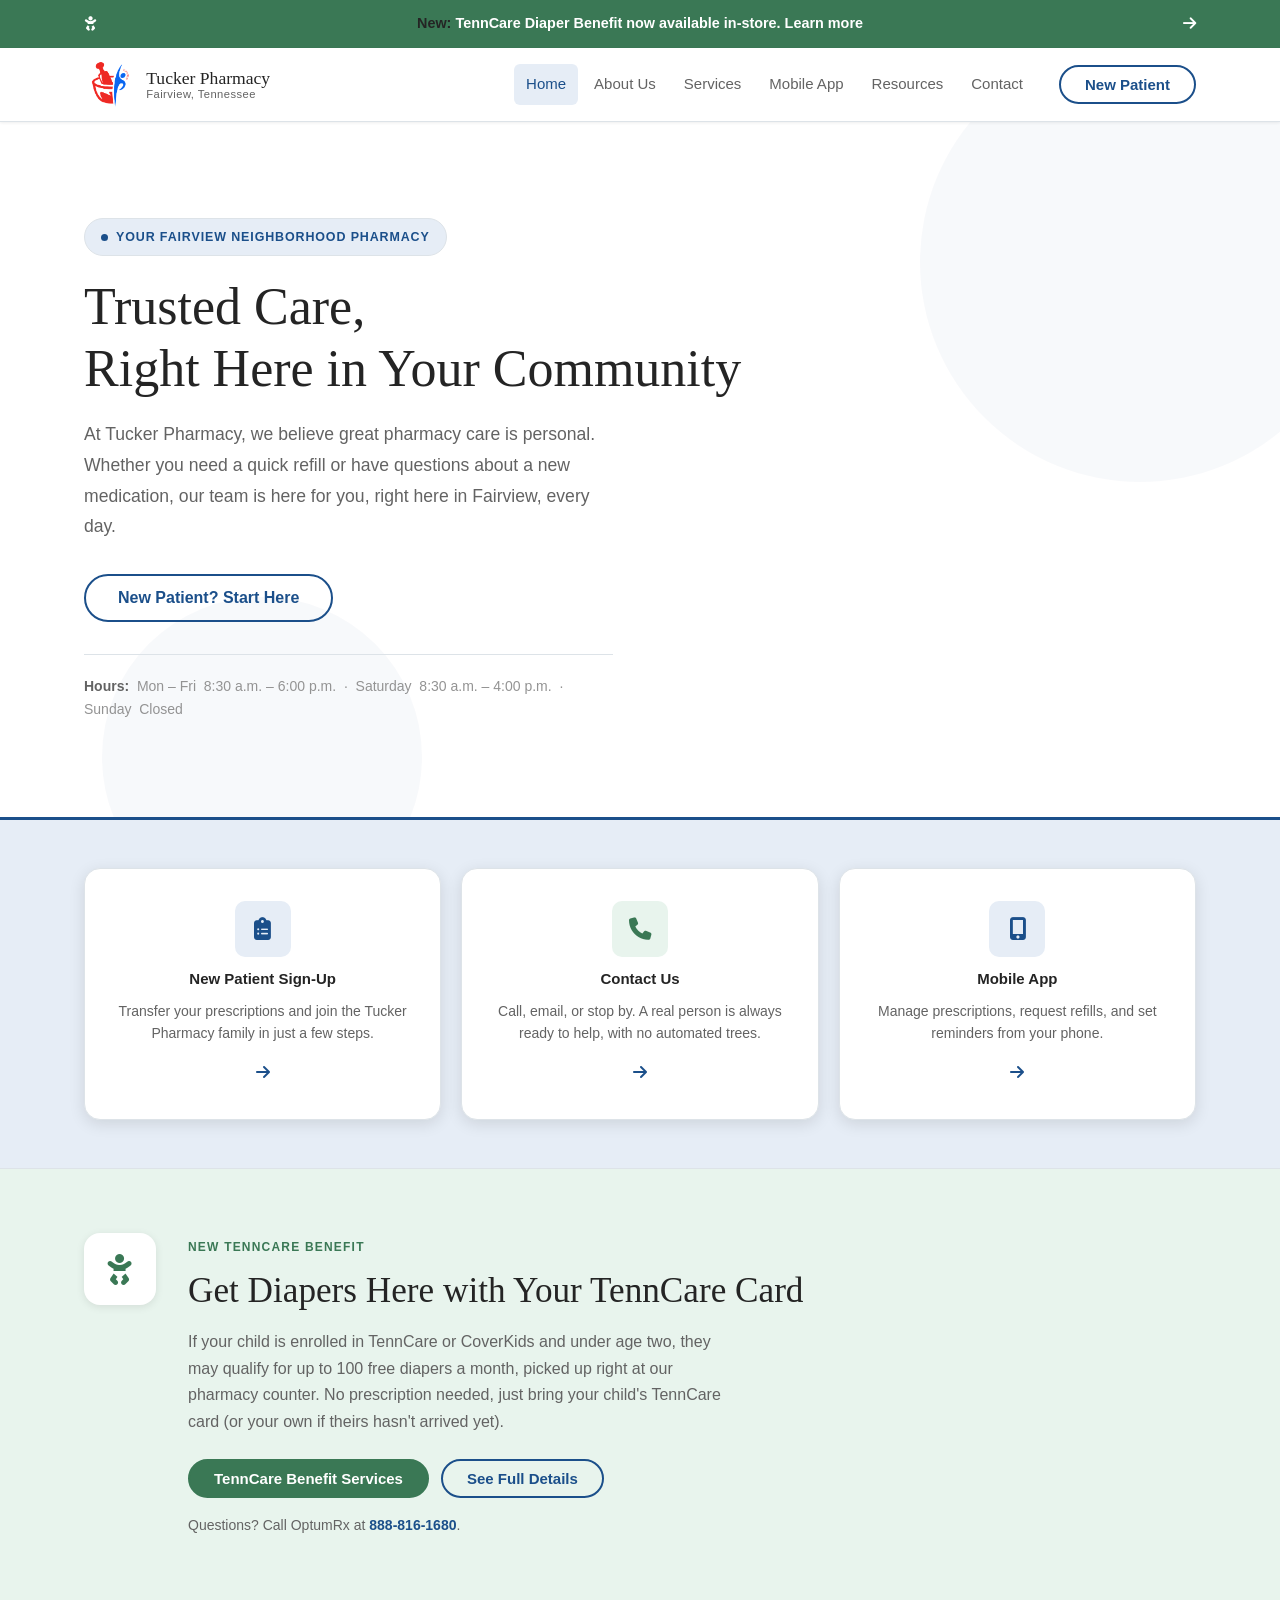
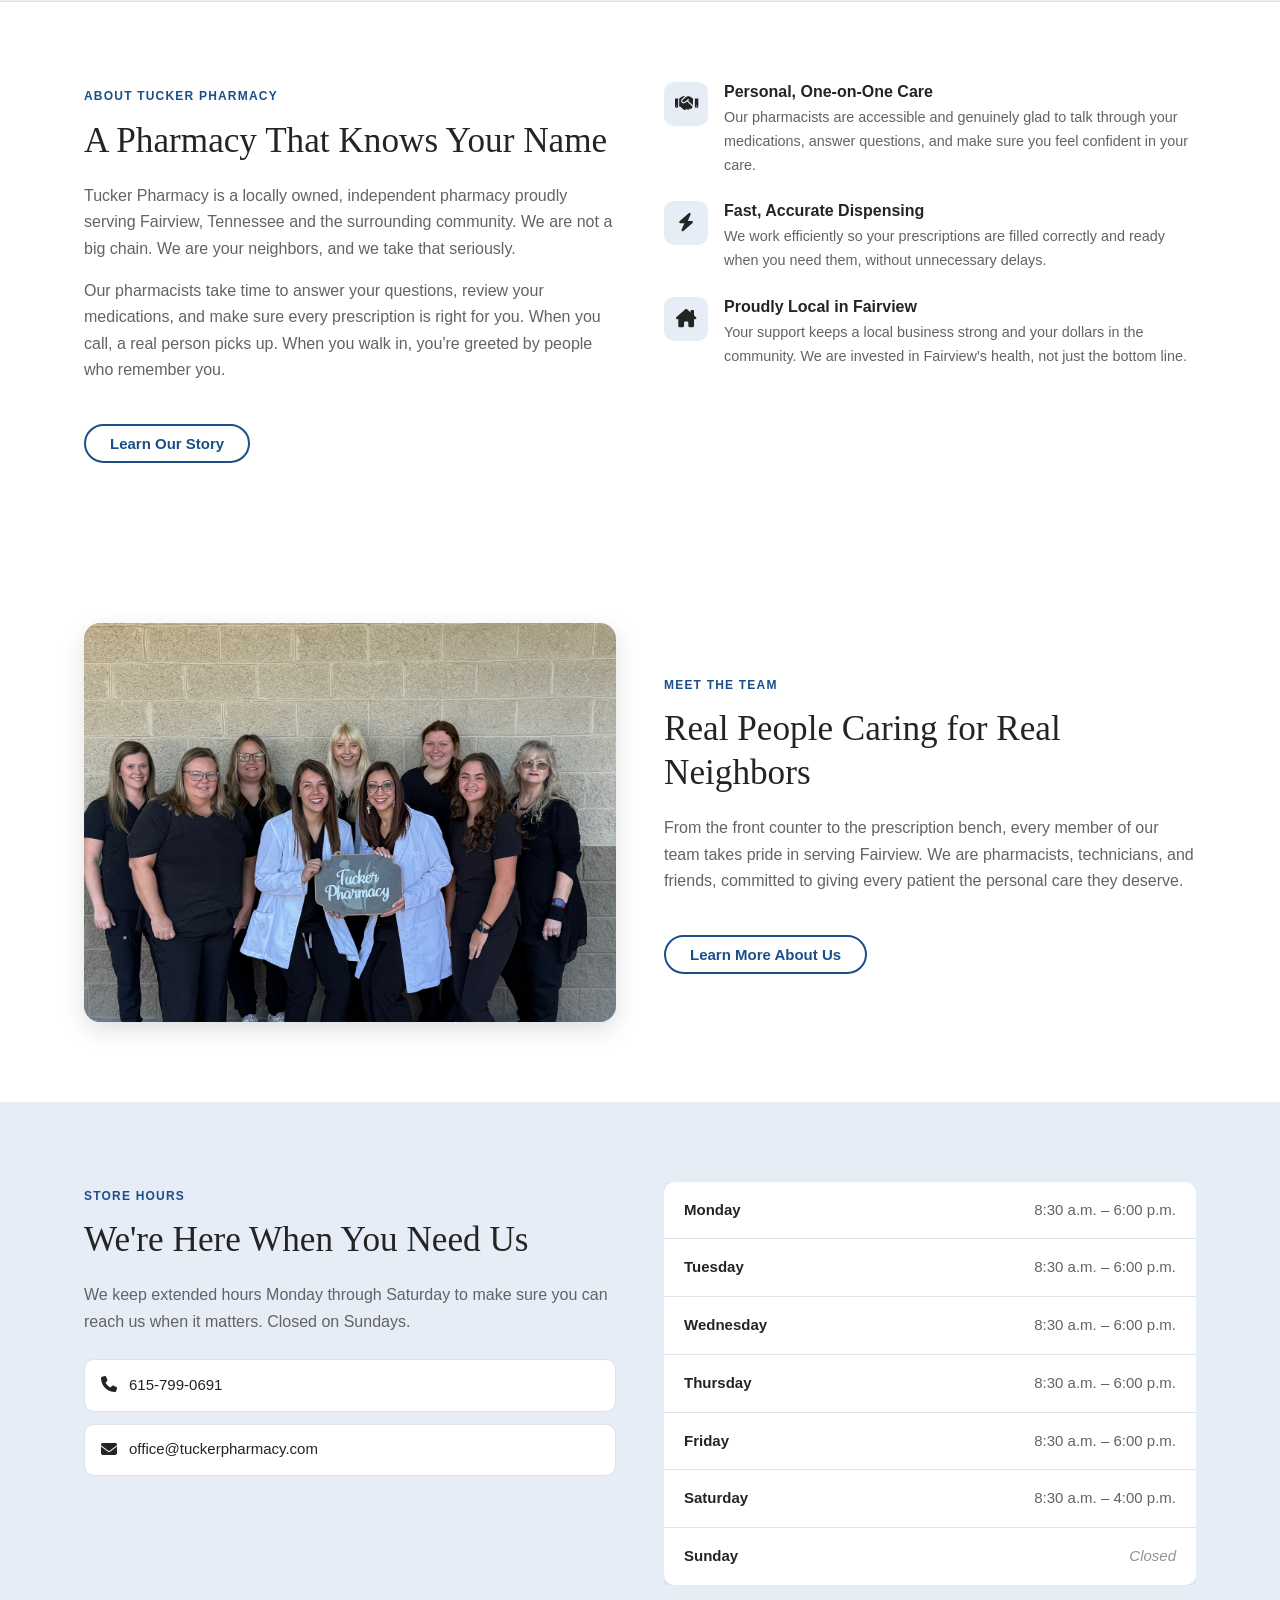
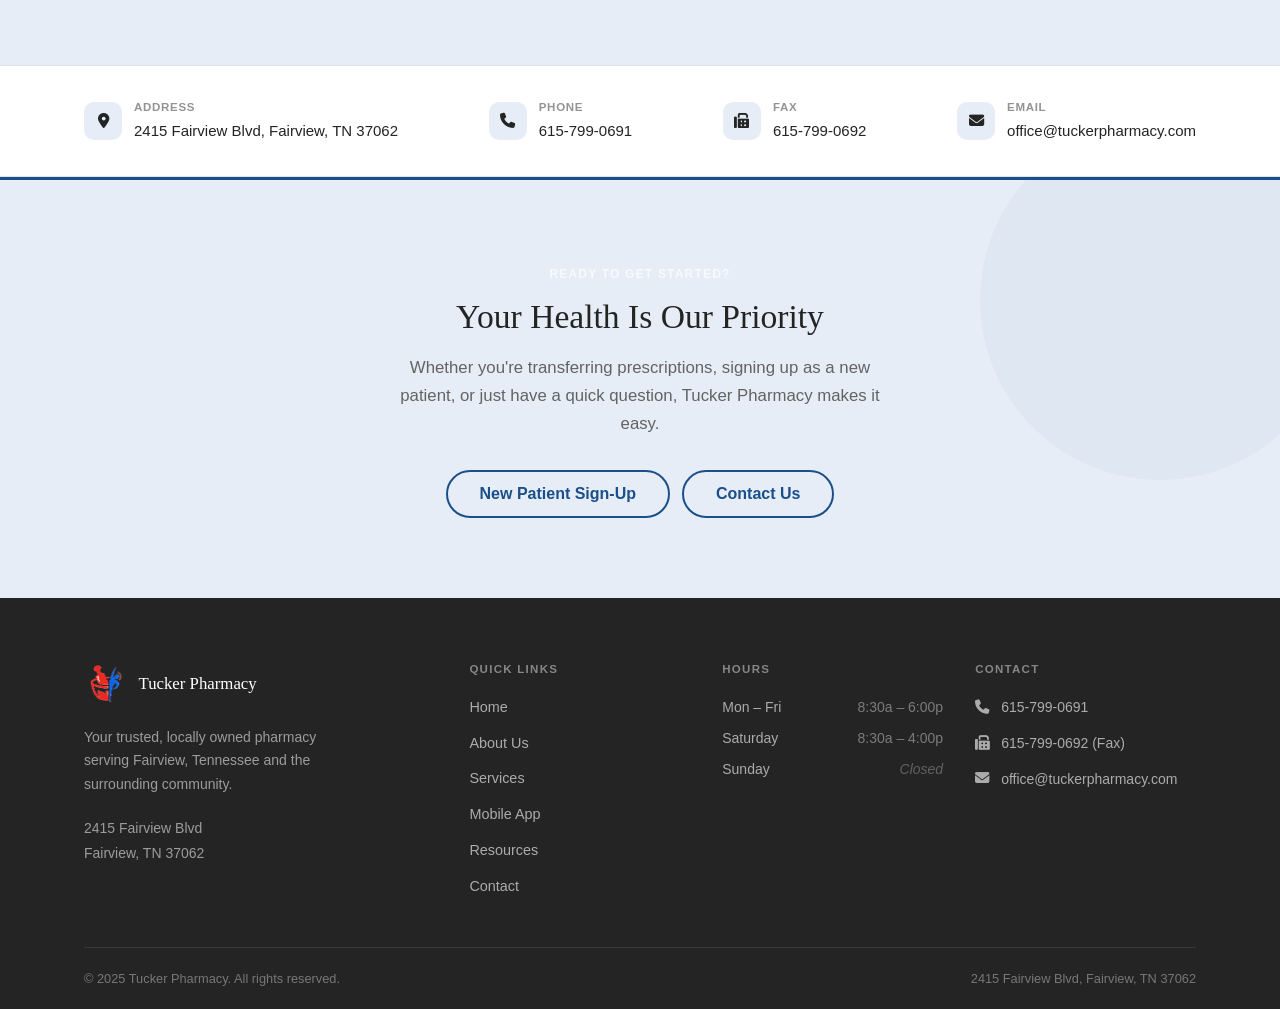
<file: index.html>
<!DOCTYPE html>
<html lang="en">
<head>
  <meta charset="UTF-8" />
  <meta name="viewport" content="width=device-width, initial-scale=1.0" />
  <meta name="description" content="Tucker Pharmacy is your trusted, locally owned pharmacy in Fairview, Tennessee. Prescription refills, medication counseling, immunizations, and more, from a team that knows you by name." />
  <title>Tucker Pharmacy | Fairview, TN</title>
  <link rel="stylesheet" href="styles.css" />
  <link rel="stylesheet" href="https://cdnjs.cloudflare.com/ajax/libs/font-awesome/6.5.1/css/all.min.css" />
</head>
<body>

  <!-- ============================================================
       ANNOUNCEMENT BAR
       ============================================================ -->
  <div class="announcement-bar">
    <a href="resources.html#tenncare-diaper-benefit" class="announcement-bar-inner container">
      <i class="fa-solid fa-baby" aria-hidden="true"></i>
      <span><strong>New:</strong> TennCare Diaper Benefit now available in-store. Learn more</span>
      <i class="fa-solid fa-arrow-right" aria-hidden="true"></i>
    </a>
  </div>
  <!-- END ANNOUNCEMENT BAR -->


  <!-- ============================================================
       SITE HEADER - repeated on every page
       ============================================================ -->
  <header class="site-header">
    <div class="container header-inner">

      <a href="index.html" class="logo" aria-label="Tucker Pharmacy Home">
        <img src="assets/pharmacy-logo.png" alt="" class="logo-mark" />
        <div class="logo-text">
          <span class="logo-name">Tucker Pharmacy</span>
          <span class="logo-tagline">Fairview, Tennessee</span>
        </div>
      </a>

      <nav class="main-nav" id="main-nav" aria-label="Main navigation">
        <ul class="nav-list">
          <li><a href="index.html">Home</a></li>
          <li><a href="about.html">About Us</a></li>
          <li><a href="services.html">Services</a></li>
          <li><a href="mobile-app.html">Mobile App</a></li>
          <li><a href="resources.html">Resources</a></li>
          <li><a href="contact.html">Contact</a></li>
        </ul>
        <!-- These buttons are visible only in the mobile nav panel -->
        <div class="nav-mobile-actions">
          <a href="contact.html#new-patient-request" class="btn btn-outline btn-lg">New Patient Sign-Up</a>
        </div>
      </nav>

      <!-- Desktop action buttons -->
      <div class="header-actions">
        <a href="contact.html#new-patient-request" class="btn btn-outline">New Patient</a>
      </div>

      <button
        class="mobile-menu-toggle"
        id="mobile-menu-toggle"
        aria-controls="main-nav"
        aria-expanded="false"
        aria-label="Toggle navigation menu"
      >
        <span></span>
        <span></span>
        <span></span>
      </button>

    </div>
  </header>
  <!-- ============================================================
       END SITE HEADER
       ============================================================ -->


  <main>

    <!-- ────────────────────────────────────────────────────────
         HERO
         ──────────────────────────────────────────────────────── -->
    <section class="hero" aria-labelledby="hero-heading">
      <div class="container">
        <div class="hero-inner">

          <div class="hero-badge" aria-hidden="true">
            <span class="hero-badge-dot"></span>
            Your Fairview Neighborhood Pharmacy
          </div>

          <h1 id="hero-heading">
            Trusted Care,<br>
            Right Here in Your Community
          </h1>

          <p class="hero-sub">
            At Tucker Pharmacy, we believe great pharmacy care is personal.
            Whether you need a quick refill or have questions about a new
            medication, our team is here for you, right here in Fairview,
            every day.
          </p>

          <div class="hero-actions">
            <a href="contact.html#new-patient-request" class="btn btn-outline btn-lg">New Patient? Start Here</a>
          </div>

          <p class="hero-note">
            <strong>Hours:</strong>&nbsp;
            Mon – Fri &nbsp;8:30 a.m. – 6:00 p.m.
            &nbsp;·&nbsp;
            Saturday &nbsp;8:30 a.m. – 4:00 p.m.
            &nbsp;·&nbsp;
            Sunday &nbsp;Closed
          </p>

        </div>
      </div>
    </section>
    <!-- END HERO -->


    <!-- ────────────────────────────────────────────────────────
         QUICK ACTION CARDS
         ──────────────────────────────────────────────────────── -->
    <section class="section section--sm section--alt" aria-label="Quick actions">
      <div class="container">
        <div class="action-cards">

          <a href="contact.html" class="action-card">
            <div class="action-card-icon action-card-icon--primary" aria-hidden="true"><i class="fa-solid fa-clipboard-list"></i></div>
            <h3>New Patient Sign-Up</h3>
            <p>Transfer your prescriptions and join the Tucker Pharmacy family in just a few steps.</p>
            <span class="action-card-arrow" aria-hidden="true"><i class="fa-solid fa-arrow-right"></i></span>
          </a>

          <a href="contact.html" class="action-card">
            <div class="action-card-icon action-card-icon--green" aria-hidden="true"><i class="fa-solid fa-phone"></i></div>
            <h3>Contact Us</h3>
            <p>Call, email, or stop by. A real person is always ready to help, with no automated trees.</p>
            <span class="action-card-arrow" aria-hidden="true"><i class="fa-solid fa-arrow-right"></i></span>
          </a>

          <a href="mobile-app.html" class="action-card">
            <div class="action-card-icon action-card-icon--primary" aria-hidden="true"><i class="fa-solid fa-mobile-screen-button"></i></div>
            <h3>Mobile App</h3>
            <p>Manage prescriptions, request refills, and set reminders from your phone.</p>
            <span class="action-card-arrow" aria-hidden="true"><i class="fa-solid fa-arrow-right"></i></span>
          </a>

        </div>
      </div>
    </section>
    <!-- END QUICK ACTION CARDS -->


    <!-- ────────────────────────────────────────────────────────
         TENNCARE DIAPER BENEFIT CALLOUT
         ──────────────────────────────────────────────────────── -->
    <section class="benefit-callout" aria-labelledby="benefit-callout-heading">
      <div class="container benefit-callout-inner">

        <div class="benefit-callout-icon" aria-hidden="true"><i class="fa-solid fa-baby"></i></div>

        <div class="benefit-callout-body">
          <span class="section-label section-label--green">New TennCare Benefit</span>
          <h2 id="benefit-callout-heading">Get Diapers Here with Your TennCare Card</h2>
          <p>
            If your child is enrolled in TennCare or CoverKids and under age two, they may
            qualify for up to 100 free diapers a month, picked up right at our pharmacy
            counter. No prescription needed, just bring your child's TennCare card
            (or your own if theirs hasn't arrived yet).
          </p>
          <div class="benefit-callout-actions">
            <a
              href="https://www.tn.gov/tenncare/members-applicants/benefits-services/diapers.html"
              class="btn btn-green"
              target="_blank"
              rel="noopener"
            >
              TennCare Benefit Services
            </a>
            <a href="resources.html#tenncare-diaper-benefit" class="btn btn-outline">
              See Full Details
            </a>
          </div>
          <p class="benefit-callout-note">
            Questions? Call OptumRx at <a href="tel:8888161680">888-816-1680</a>.
          </p>
        </div>

      </div>
    </section>
    <!-- END TENNCARE DIAPER BENEFIT CALLOUT -->


    <!-- ────────────────────────────────────────────────────────
         WELCOME / TRUST SECTION
         ──────────────────────────────────────────────────────── -->
    <section class="section section--white" aria-labelledby="welcome-heading">
      <div class="container">
        <div class="welcome-grid">

          <div class="welcome-text">
            <span class="section-label">About Tucker Pharmacy</span>
            <h2 id="welcome-heading">A Pharmacy That Knows Your Name</h2>
            <p>
              Tucker Pharmacy is a locally owned, independent pharmacy proudly serving
              Fairview, Tennessee and the surrounding community. We are not a big chain.
              We are your neighbors, and we take that seriously.
            </p>
            <p>
              Our pharmacists take time to answer your questions, review your medications,
              and make sure every prescription is right for you. When you call, a real person
              picks up. When you walk in, you're greeted by people who remember you.
            </p>
            <a href="about.html" class="btn btn-outline mt-6">Learn Our Story</a>
          </div>

          <div class="trust-points">

            <div class="trust-point">
              <div class="trust-point-icon" aria-hidden="true"><i class="fa-solid fa-handshake"></i></div>
              <div class="trust-point-body">
                <h4>Personal, One-on-One Care</h4>
                <p>Our pharmacists are accessible and genuinely glad to talk through your medications, answer questions, and make sure you feel confident in your care.</p>
              </div>
            </div>

            <div class="trust-point">
              <div class="trust-point-icon" aria-hidden="true"><i class="fa-solid fa-bolt"></i></div>
              <div class="trust-point-body">
                <h4>Fast, Accurate Dispensing</h4>
                <p>We work efficiently so your prescriptions are filled correctly and ready when you need them, without unnecessary delays.</p>
              </div>
            </div>

            <div class="trust-point">
              <div class="trust-point-icon" aria-hidden="true"><i class="fa-solid fa-house-chimney"></i></div>
              <div class="trust-point-body">
                <h4>Proudly Local in Fairview</h4>
                <p>Your support keeps a local business strong and your dollars in the community. We are invested in Fairview's health, not just the bottom line.</p>
              </div>
            </div>

          </div>

        </div>
      </div>
    </section>
    <!-- END WELCOME / TRUST SECTION -->


    <!-- ────────────────────────────────────────────────────────
         MEET THE TEAM
         ──────────────────────────────────────────────────────── -->
    <section class="section section--white" aria-labelledby="team-heading">
      <div class="container">
        <div class="staff-feature-grid">

          <figure class="staff-photo">
            <img src="assets/group.jpeg" alt="The Tucker Pharmacy team gathered together holding a Tucker Pharmacy sign" />
          </figure>

          <div class="staff-feature-text">
            <span class="section-label">Meet the Team</span>
            <h2 id="team-heading">Real People Caring for Real Neighbors</h2>
            <p>
              From the front counter to the prescription bench, every member
              of our team takes pride in serving Fairview. We are pharmacists,
              technicians, and friends, committed to giving every patient
              the personal care they deserve.
            </p>
            <a href="about.html" class="btn btn-outline mt-6">Learn More About Us</a>
          </div>

        </div>
      </div>
    </section>
    <!-- END MEET THE TEAM -->


    <!-- ────────────────────────────────────────────────────────
         HOURS SECTION
         ──────────────────────────────────────────────────────── -->
    <section class="section section--alt" aria-labelledby="hours-heading">
      <div class="container">
        <div class="hours-grid">

          <div class="hours-info">
            <span class="section-label">Store Hours</span>
            <h2 id="hours-heading">We're Here When You Need Us</h2>
            <p>
              We keep extended hours Monday through Saturday to make sure you can reach us
              when it matters. Closed on Sundays.
            </p>
            <div class="hours-contact-links">
              <a href="tel:6157990691" class="hours-contact-link">
                <span aria-hidden="true"><i class="fa-solid fa-phone"></i></span>
                615-799-0691
              </a>
              <a href="mailto:office@tuckerpharmacy.com" class="hours-contact-link">
                <span aria-hidden="true"><i class="fa-solid fa-envelope"></i></span>
                office@tuckerpharmacy.com
              </a>
            </div>
          </div>

          <div class="hours-table-wrap">
            <table class="hours-table" aria-label="Pharmacy hours of operation">
              <tbody>
                <tr>
                  <td>Monday</td>
                  <td>8:30 a.m. – 6:00 p.m.</td>
                </tr>
                <tr>
                  <td>Tuesday</td>
                  <td>8:30 a.m. – 6:00 p.m.</td>
                </tr>
                <tr>
                  <td>Wednesday</td>
                  <td>8:30 a.m. – 6:00 p.m.</td>
                </tr>
                <tr>
                  <td>Thursday</td>
                  <td>8:30 a.m. – 6:00 p.m.</td>
                </tr>
                <tr>
                  <td>Friday</td>
                  <td>8:30 a.m. – 6:00 p.m.</td>
                </tr>
                <tr>
                  <td>Saturday</td>
                  <td>8:30 a.m. – 4:00 p.m.</td>
                </tr>
                <tr>
                  <td>Sunday</td>
                  <td class="hours-closed">Closed</td>
                </tr>
              </tbody>
            </table>
          </div>

        </div>
      </div>
    </section>
    <!-- END HOURS SECTION -->


    <!-- ────────────────────────────────────────────────────────
         CONTACT STRIP
         ──────────────────────────────────────────────────────── -->
    <div class="contact-strip" aria-label="Contact information summary">
      <div class="container">
        <div class="contact-strip-inner">

          <div class="contact-strip-item">
            <div class="contact-strip-icon" aria-hidden="true"><i class="fa-solid fa-location-dot"></i></div>
            <div>
              <strong>Address</strong>
              <span>2415 Fairview Blvd, Fairview, TN 37062</span>
            </div>
          </div>

          <div class="contact-strip-item">
            <div class="contact-strip-icon" aria-hidden="true"><i class="fa-solid fa-phone"></i></div>
            <div>
              <strong>Phone</strong>
              <a href="tel:6157990691">615-799-0691</a>
            </div>
          </div>

          <div class="contact-strip-item">
            <div class="contact-strip-icon" aria-hidden="true"><i class="fa-solid fa-fax"></i></div>
            <div>
              <strong>Fax</strong>
              <span>615-799-0692</span>
            </div>
          </div>

          <div class="contact-strip-item">
            <div class="contact-strip-icon" aria-hidden="true"><i class="fa-solid fa-envelope"></i></div>
            <div>
              <strong>Email</strong>
              <a href="mailto:office@tuckerpharmacy.com">office@tuckerpharmacy.com</a>
            </div>
          </div>

        </div>
      </div>
    </div>
    <!-- END CONTACT STRIP -->


    <!-- ────────────────────────────────────────────────────────
         CTA STRIP
         ──────────────────────────────────────────────────────── -->
    <section class="cta-strip" aria-labelledby="cta-heading">
      <div class="container">
        <span class="section-label section-label--light">Ready to Get Started?</span>
        <h2 id="cta-heading">Your Health Is Our Priority</h2>
        <p>
          Whether you're transferring prescriptions, signing up as a new patient, or just
          have a quick question, Tucker Pharmacy makes it easy.
        </p>
        <div class="btn-group">
          <a href="contact.html#new-patient-request" class="btn btn-outline btn-lg">New Patient Sign-Up</a>
          <a href="contact.html" class="btn btn-outline btn-lg">Contact Us</a>
        </div>
      </div>
    </section>
    <!-- END CTA STRIP -->

  </main>


  <!-- ============================================================
       SITE FOOTER - repeated on every page
       ============================================================ -->
  <footer class="site-footer" aria-label="Site footer">
    <div class="container">
      <div class="footer-grid">

        <div class="footer-col">
          <a href="index.html" class="footer-logo" aria-label="Tucker Pharmacy Home">
            <img src="assets/pharmacy-logo.png" alt="" class="footer-logo-mark" />
            <span class="footer-logo-name">Tucker Pharmacy</span>
          </a>
          <p class="footer-tagline">
            Your trusted, locally owned pharmacy serving Fairview, Tennessee
            and the surrounding community.
          </p>
          <address class="footer-address">
            2415 Fairview Blvd<br>
            Fairview, TN 37062
          </address>
        </div>

        <div class="footer-col">
          <h4>Quick Links</h4>
          <nav class="footer-links" aria-label="Footer navigation">
            <a href="index.html">Home</a>
            <a href="about.html">About Us</a>
            <a href="services.html">Services</a>
            <a href="mobile-app.html">Mobile App</a>
            <a href="resources.html">Resources</a>
            <a href="contact.html">Contact</a>
          </nav>
        </div>

        <div class="footer-col">
          <h4>Hours</h4>
          <div class="footer-hours">
            <div class="footer-hours-row">
              <span>Mon – Fri</span>
              <span>8:30a – 6:00p</span>
            </div>
            <div class="footer-hours-row">
              <span>Saturday</span>
              <span>8:30a – 4:00p</span>
            </div>
            <div class="footer-hours-row">
              <span>Sunday</span>
              <span class="closed">Closed</span>
            </div>
          </div>
        </div>

        <div class="footer-col">
          <h4>Contact</h4>
          <div class="footer-contact-links">
            <a href="tel:6157990691" class="footer-contact-link">
              <span aria-hidden="true"><i class="fa-solid fa-phone"></i></span> 615-799-0691
            </a>
            <a href="tel:6157990692" class="footer-contact-link">
              <span aria-hidden="true"><i class="fa-solid fa-fax"></i></span> 615-799-0692 (Fax)
            </a>
            <a href="mailto:office@tuckerpharmacy.com" class="footer-contact-link">
              <span aria-hidden="true"><i class="fa-solid fa-envelope"></i></span> office@tuckerpharmacy.com
            </a>
          </div>
        </div>

      </div>

      <div class="footer-bottom">
        <span>&copy; 2025 Tucker Pharmacy. All rights reserved.</span>
        <span>2415 Fairview Blvd, Fairview, TN 37062</span>
      </div>
    </div>
  </footer>
  <!-- ============================================================
       END SITE FOOTER
       ============================================================ -->


  <script src="script.js"></script>
</body>
</html>
</file>
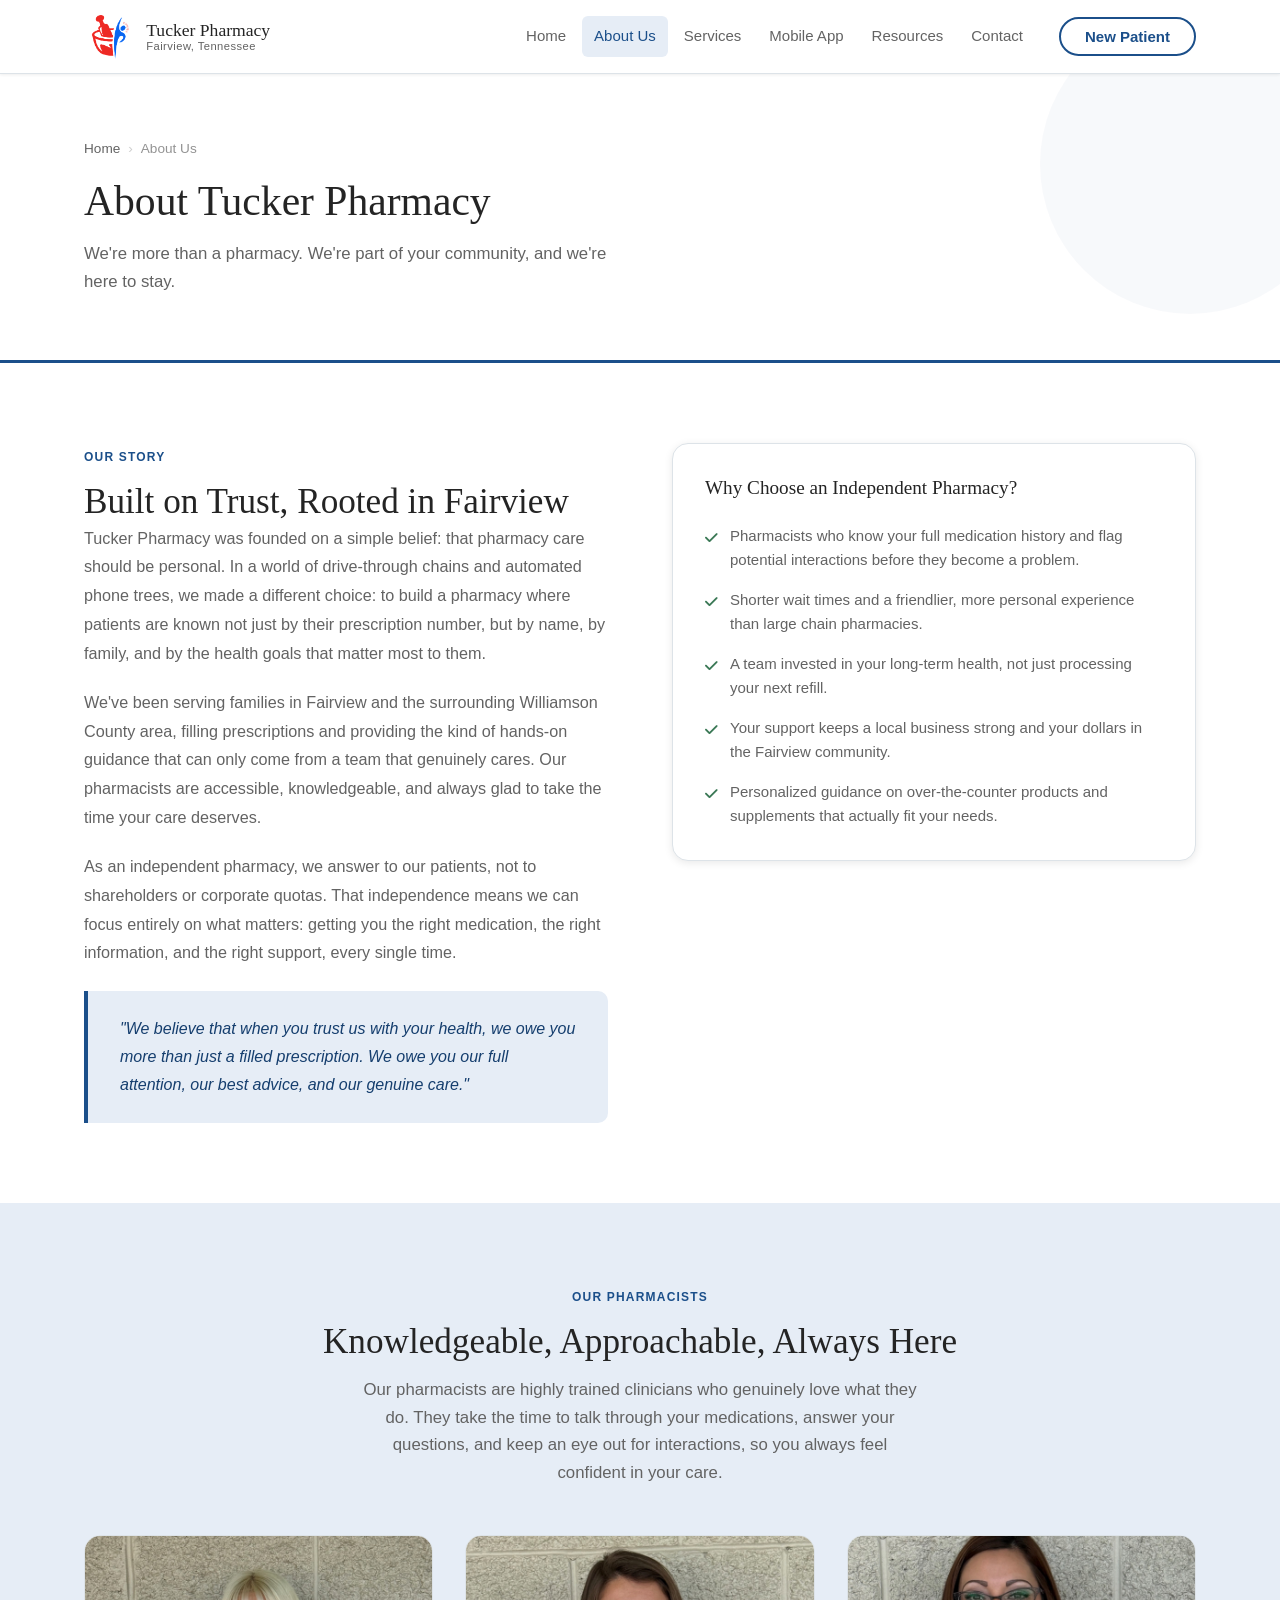
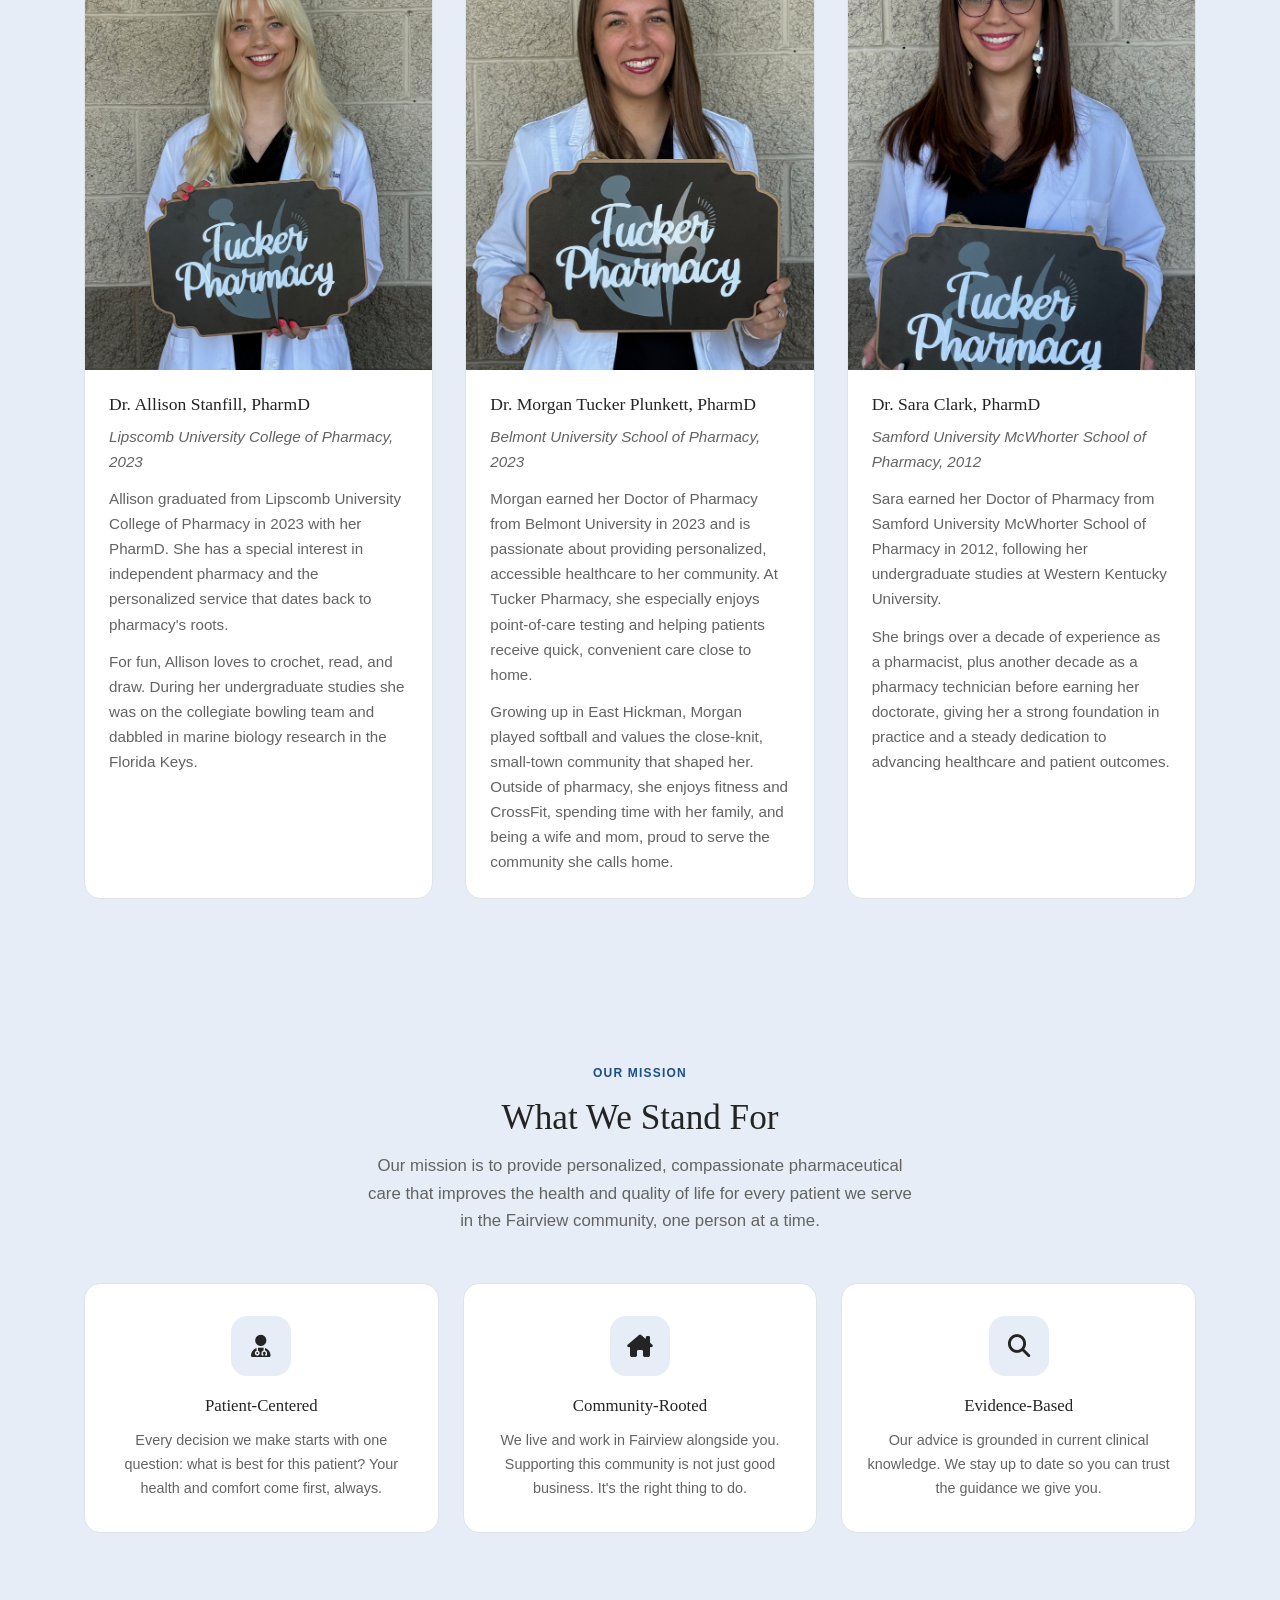
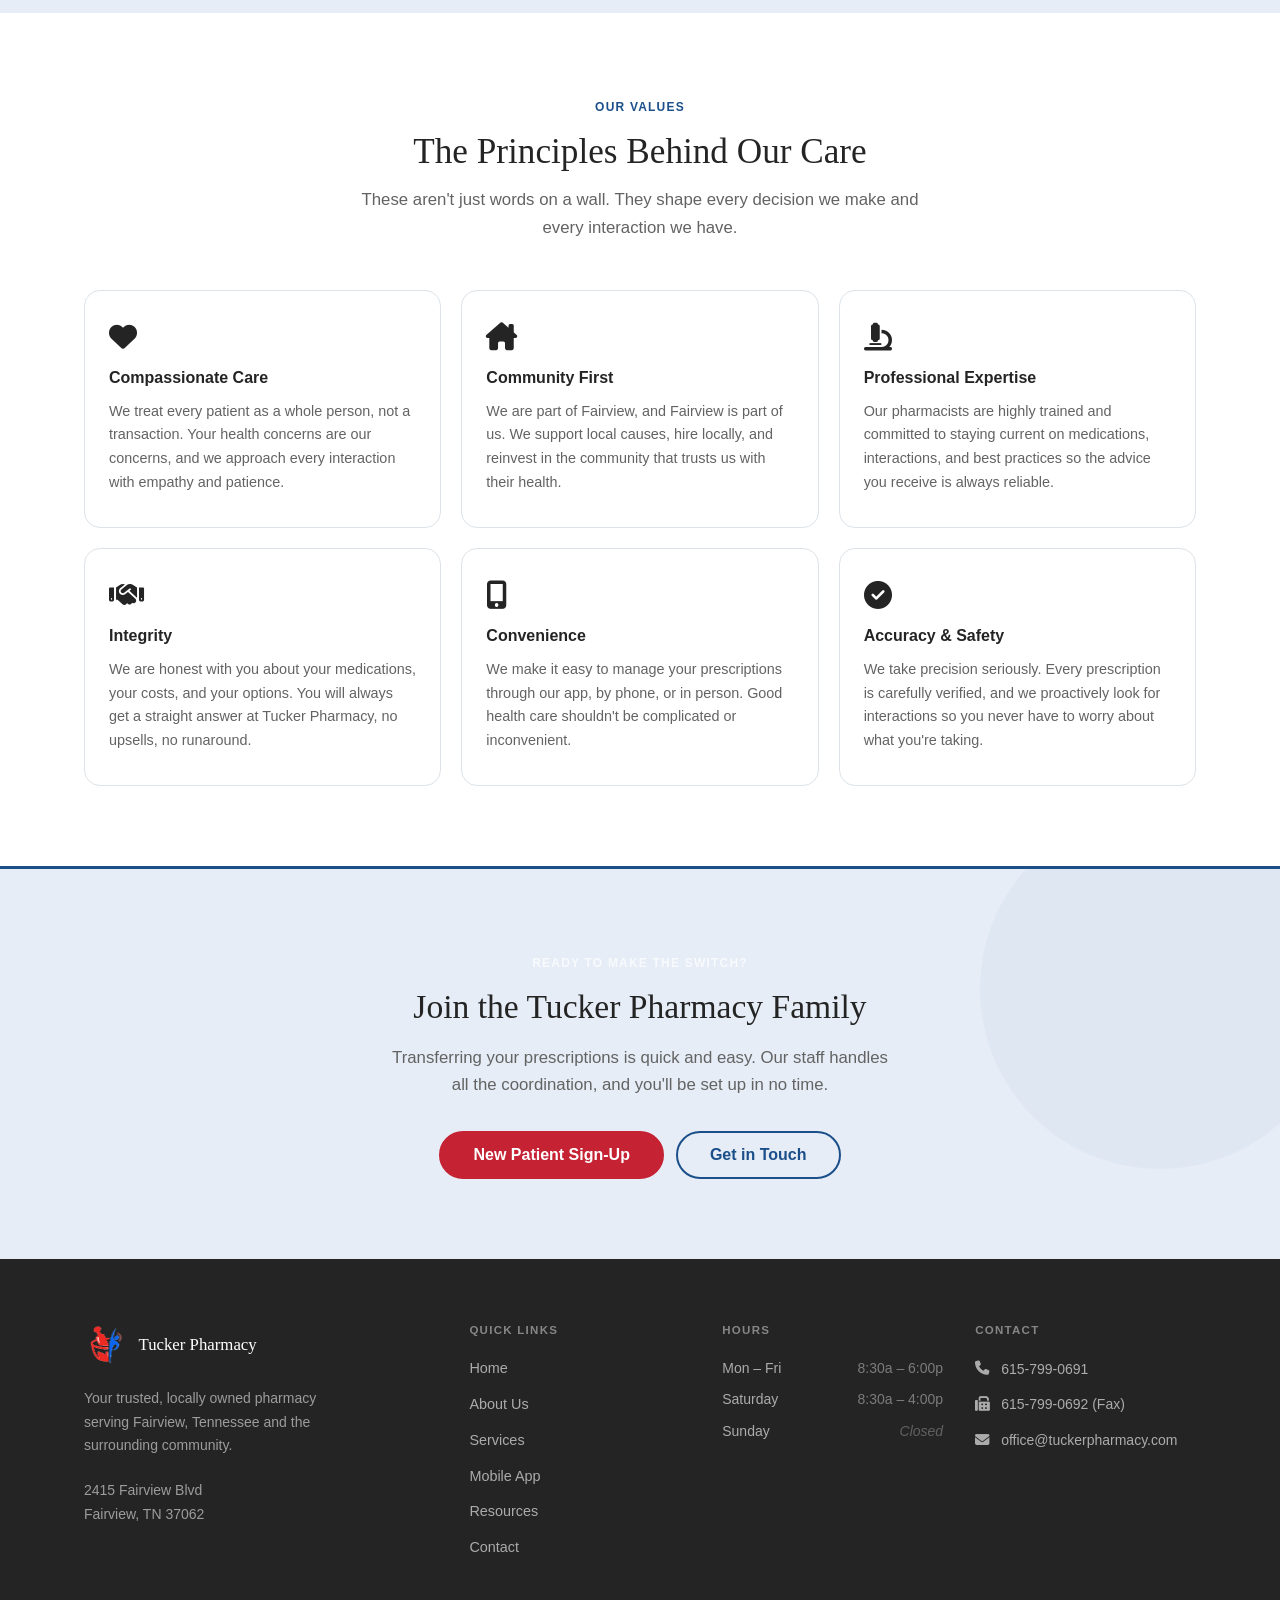
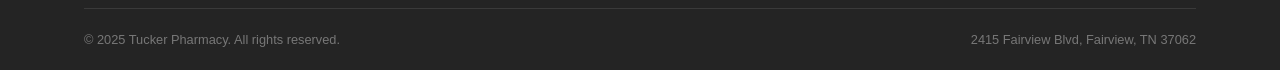
<file: about.html>
<!DOCTYPE html>
<html lang="en">
<head>
  <meta charset="UTF-8" />
  <meta name="viewport" content="width=device-width, initial-scale=1.0" />
  <meta name="description" content="Learn about Tucker Pharmacy, a locally owned, community-focused pharmacy in Fairview, Tennessee. Our story, mission, and core values." />
  <title>About Us | Tucker Pharmacy</title>
  <link rel="stylesheet" href="styles.css" />
  <link rel="stylesheet" href="https://cdnjs.cloudflare.com/ajax/libs/font-awesome/6.5.1/css/all.min.css" />
</head>
<body>

  <!-- ============================================================
       SITE HEADER
       ============================================================ -->
  <header class="site-header">
    <div class="container header-inner">

      <a href="index.html" class="logo" aria-label="Tucker Pharmacy Home">
        <img src="assets/pharmacy-logo.png" alt="" class="logo-mark" />
        <div class="logo-text">
          <span class="logo-name">Tucker Pharmacy</span>
          <span class="logo-tagline">Fairview, Tennessee</span>
        </div>
      </a>

      <nav class="main-nav" id="main-nav" aria-label="Main navigation">
        <ul class="nav-list">
          <li><a href="index.html">Home</a></li>
          <li><a href="about.html">About Us</a></li>
          <li><a href="services.html">Services</a></li>
          <li><a href="mobile-app.html">Mobile App</a></li>
          <li><a href="resources.html">Resources</a></li>
          <li><a href="contact.html">Contact</a></li>
        </ul>
        <div class="nav-mobile-actions">
          <a href="contact.html#new-patient-request" class="btn btn-outline btn-lg">New Patient Sign-Up</a>
        </div>
      </nav>

      <div class="header-actions">
        <a href="contact.html#new-patient-request" class="btn btn-outline">New Patient</a>
      </div>

      <button
        class="mobile-menu-toggle"
        id="mobile-menu-toggle"
        aria-controls="main-nav"
        aria-expanded="false"
        aria-label="Toggle navigation menu"
      >
        <span></span>
        <span></span>
        <span></span>
      </button>

    </div>
  </header>
  <!-- END SITE HEADER -->


  <main>

    <!-- ────────────────────────────────────────────────────────
         PAGE HERO
         ──────────────────────────────────────────────────────── -->
    <section class="page-hero" aria-labelledby="page-title">
      <div class="container page-hero-inner">
        <nav class="breadcrumb" aria-label="Breadcrumb">
          <a href="index.html">Home</a>
          <span class="breadcrumb-sep" aria-hidden="true">›</span>
          <span aria-current="page">About Us</span>
        </nav>
        <h1 id="page-title">About Tucker Pharmacy</h1>
        <p>We're more than a pharmacy. We're part of your community, and we're here to stay.</p>
      </div>
    </section>
    <!-- END PAGE HERO -->


    <!-- ────────────────────────────────────────────────────────
         OUR STORY
         ──────────────────────────────────────────────────────── -->
    <section class="section section--white" aria-labelledby="story-heading">
      <div class="container">
        <div class="story-grid">

          <div class="prose">
            <span class="section-label">Our Story</span>
            <h2 id="story-heading">Built on Trust, Rooted in Fairview</h2>
            <p>
              Tucker Pharmacy was founded on a simple belief: that pharmacy care should be
              personal. In a world of drive-through chains and automated phone trees, we made
              a different choice: to build a pharmacy where patients are known not just by their
              prescription number, but by name, by family, and by the health goals that matter most
              to them.
            </p>
            <p>
              We've been serving families in Fairview and the surrounding Williamson County area,
              filling prescriptions and providing the kind of hands-on guidance that can only come
              from a team that genuinely cares. Our pharmacists are accessible, knowledgeable, and
              always glad to take the time your care deserves.
            </p>
            <p>
              As an independent pharmacy, we answer to our patients, not to shareholders or
              corporate quotas. That independence means we can focus entirely on what matters:
              getting you the right medication, the right information, and the right support,
              every single time.
            </p>

            <div class="story-callout">
              <p>
                "We believe that when you trust us with your health, we owe you more than just
                a filled prescription. We owe you our full attention, our best advice, and our
                genuine care."
              </p>
            </div>
          </div>

          <div>
            <div class="story-aside">
              <h3>Why Choose an Independent Pharmacy?</h3>
              <ul class="aside-list">
                <li class="aside-list-item">Pharmacists who know your full medication history and flag potential interactions before they become a problem.</li>
                <li class="aside-list-item">Shorter wait times and a friendlier, more personal experience than large chain pharmacies.</li>
                <li class="aside-list-item">A team invested in your long-term health, not just processing your next refill.</li>
                <li class="aside-list-item">Your support keeps a local business strong and your dollars in the Fairview community.</li>
                <li class="aside-list-item">Personalized guidance on over-the-counter products and supplements that actually fit your needs.</li>
              </ul>
            </div>
          </div>

        </div>
      </div>
    </section>
    <!-- END OUR STORY -->


    <!-- ────────────────────────────────────────────────────────
         OUR PHARMACISTS
         ──────────────────────────────────────────────────────── -->
    <section class="section section--alt" aria-labelledby="pharmacists-heading">
      <div class="container">

        <div class="section-header section-header--center">
          <span class="section-label">Our Pharmacists</span>
          <h2 id="pharmacists-heading">Knowledgeable, Approachable, Always Here</h2>
          <p>
            Our pharmacists are highly trained clinicians who genuinely love what they do.
            They take the time to talk through your medications, answer your questions,
            and keep an eye out for interactions, so you always feel confident in your care.
          </p>
        </div>

        <div class="pharmacist-grid">

          <article class="pharmacist-card">
            <figure class="pharmacist-photo">
              <img src="assets/Allison.jpg" alt="Dr. Allison Stanfill, Tucker Pharmacy pharmacist" />
            </figure>
            <div class="pharmacist-body">
              <h3>Dr. Allison Stanfill, PharmD</h3>
              <p class="pharmacist-credentials">Lipscomb University College of Pharmacy, 2023</p>
              <p>
                Allison graduated from Lipscomb University College of Pharmacy in 2023
                with her PharmD. She has a special interest in independent pharmacy and
                the personalized service that dates back to pharmacy's roots.
              </p>
              <p>
                For fun, Allison loves to crochet, read, and draw. During her
                undergraduate studies she was on the collegiate bowling team and
                dabbled in marine biology research in the Florida Keys.
              </p>
            </div>
          </article>

          <article class="pharmacist-card">
            <figure class="pharmacist-photo">
              <img src="assets/morgan.jpg" alt="Dr. Morgan Tucker Plunkett, Tucker Pharmacy pharmacist" />
            </figure>
            <div class="pharmacist-body">
              <h3>Dr. Morgan Tucker Plunkett, PharmD</h3>
              <p class="pharmacist-credentials">Belmont University School of Pharmacy, 2023</p>
              <p>
                Morgan earned her Doctor of Pharmacy from Belmont University in 2023
                and is passionate about providing personalized, accessible healthcare
                to her community. At Tucker Pharmacy, she especially enjoys point-of-care
                testing and helping patients receive quick, convenient care close to home.
              </p>
              <p>
                Growing up in East Hickman, Morgan played softball and values the
                close-knit, small-town community that shaped her. Outside of pharmacy,
                she enjoys fitness and CrossFit, spending time with her family, and
                being a wife and mom, proud to serve the community she calls home.
              </p>
            </div>
          </article>

          <article class="pharmacist-card">
            <figure class="pharmacist-photo">
              <img src="assets/Sarah.jpg" alt="Dr. Sara Clark, Tucker Pharmacy pharmacist" />
            </figure>
            <div class="pharmacist-body">
              <h3>Dr. Sara Clark, PharmD</h3>
              <p class="pharmacist-credentials">Samford University McWhorter School of Pharmacy, 2012</p>
              <p>
                Sara earned her Doctor of Pharmacy from Samford University McWhorter
                School of Pharmacy in 2012, following her undergraduate studies at
                Western Kentucky University.
              </p>
              <p>
                She brings over a decade of experience as a pharmacist, plus another
                decade as a pharmacy technician before earning her doctorate, giving
                her a strong foundation in practice and a steady dedication to
                advancing healthcare and patient outcomes.
              </p>
            </div>
          </article>

        </div>

      </div>
    </section>
    <!-- END OUR PHARMACISTS -->


    <!-- ────────────────────────────────────────────────────────
         MISSION
         ──────────────────────────────────────────────────────── -->
    <section class="section section--alt" aria-labelledby="mission-heading">
      <div class="container">
        <div class="section-header section-header--center">
          <span class="section-label">Our Mission</span>
          <h2 id="mission-heading">What We Stand For</h2>
          <p>
            Our mission is to provide personalized, compassionate pharmaceutical care
            that improves the health and quality of life for every patient we serve in
            the Fairview community, one person at a time.
          </p>
        </div>

        <div class="grid-3">

          <div class="feature-card">
            <div class="feature-card-icon" aria-hidden="true"><i class="fa-solid fa-user-doctor"></i></div>
            <h3>Patient-Centered</h3>
            <p>
              Every decision we make starts with one question: what is best for this
              patient? Your health and comfort come first, always.
            </p>
          </div>

          <div class="feature-card">
            <div class="feature-card-icon" aria-hidden="true"><i class="fa-solid fa-house-chimney"></i></div>
            <h3>Community-Rooted</h3>
            <p>
              We live and work in Fairview alongside you. Supporting this community
              is not just good business. It's the right thing to do.
            </p>
          </div>

          <div class="feature-card">
            <div class="feature-card-icon" aria-hidden="true"><i class="fa-solid fa-magnifying-glass"></i></div>
            <h3>Evidence-Based</h3>
            <p>
              Our advice is grounded in current clinical knowledge. We stay up to date
              so you can trust the guidance we give you.
            </p>
          </div>

        </div>
      </div>
    </section>
    <!-- END MISSION -->


    <!-- ────────────────────────────────────────────────────────
         VALUES
         ──────────────────────────────────────────────────────── -->
    <section class="section section--white" aria-labelledby="values-heading">
      <div class="container">
        <div class="section-header section-header--center">
          <span class="section-label">Our Values</span>
          <h2 id="values-heading">The Principles Behind Our Care</h2>
          <p>These aren't just words on a wall. They shape every decision we make and every interaction we have.</p>
        </div>

        <div class="value-cards">

          <div class="value-card">
            <span class="value-card-icon" aria-hidden="true"><i class="fa-solid fa-heart"></i></span>
            <h3>Compassionate Care</h3>
            <p>We treat every patient as a whole person, not a transaction. Your health concerns are our concerns, and we approach every interaction with empathy and patience.</p>
          </div>

          <div class="value-card">
            <span class="value-card-icon" aria-hidden="true"><i class="fa-solid fa-house-chimney"></i></span>
            <h3>Community First</h3>
            <p>We are part of Fairview, and Fairview is part of us. We support local causes, hire locally, and reinvest in the community that trusts us with their health.</p>
          </div>

          <div class="value-card">
            <span class="value-card-icon" aria-hidden="true"><i class="fa-solid fa-microscope"></i></span>
            <h3>Professional Expertise</h3>
            <p>Our pharmacists are highly trained and committed to staying current on medications, interactions, and best practices so the advice you receive is always reliable.</p>
          </div>

          <div class="value-card">
            <span class="value-card-icon" aria-hidden="true"><i class="fa-solid fa-handshake"></i></span>
            <h3>Integrity</h3>
            <p>We are honest with you about your medications, your costs, and your options. You will always get a straight answer at Tucker Pharmacy, no upsells, no runaround.</p>
          </div>

          <div class="value-card">
            <span class="value-card-icon" aria-hidden="true"><i class="fa-solid fa-mobile-screen-button"></i></span>
            <h3>Convenience</h3>
            <p>We make it easy to manage your prescriptions through our app, by phone, or in person. Good health care shouldn't be complicated or inconvenient.</p>
          </div>

          <div class="value-card">
            <span class="value-card-icon" aria-hidden="true"><i class="fa-solid fa-circle-check"></i></span>
            <h3>Accuracy & Safety</h3>
            <p>We take precision seriously. Every prescription is carefully verified, and we proactively look for interactions so you never have to worry about what you're taking.</p>
          </div>

        </div>
      </div>
    </section>
    <!-- END VALUES -->


    <!-- ────────────────────────────────────────────────────────
         CTA STRIP
         ──────────────────────────────────────────────────────── -->
    <section class="cta-strip" aria-labelledby="about-cta-heading">
      <div class="container">
        <span class="section-label section-label--light">Ready to Make the Switch?</span>
        <h2 id="about-cta-heading">Join the Tucker Pharmacy Family</h2>
        <p>
          Transferring your prescriptions is quick and easy. Our staff handles all the
          coordination, and you'll be set up in no time.
        </p>
        <div class="btn-group">
          <a href="contact.html#new-patient-request" class="btn btn-accent btn-lg">New Patient Sign-Up</a>
          <a href="contact.html" class="btn btn-outline btn-lg">Get in Touch</a>
        </div>
      </div>
    </section>
    <!-- END CTA STRIP -->

  </main>


  <!-- ============================================================
       SITE FOOTER
       ============================================================ -->
  <footer class="site-footer" aria-label="Site footer">
    <div class="container">
      <div class="footer-grid">

        <div class="footer-col">
          <a href="index.html" class="footer-logo" aria-label="Tucker Pharmacy Home">
            <img src="assets/pharmacy-logo.png" alt="" class="footer-logo-mark" />
            <span class="footer-logo-name">Tucker Pharmacy</span>
          </a>
          <p class="footer-tagline">
            Your trusted, locally owned pharmacy serving Fairview, Tennessee
            and the surrounding community.
          </p>
          <address class="footer-address">
            2415 Fairview Blvd<br>
            Fairview, TN 37062
          </address>
        </div>

        <div class="footer-col">
          <h4>Quick Links</h4>
          <nav class="footer-links" aria-label="Footer navigation">
            <a href="index.html">Home</a>
            <a href="about.html">About Us</a>
            <a href="services.html">Services</a>
            <a href="mobile-app.html">Mobile App</a>
            <a href="resources.html">Resources</a>
            <a href="contact.html">Contact</a>
          </nav>
        </div>

        <div class="footer-col">
          <h4>Hours</h4>
          <div class="footer-hours">
            <div class="footer-hours-row">
              <span>Mon – Fri</span>
              <span>8:30a – 6:00p</span>
            </div>
            <div class="footer-hours-row">
              <span>Saturday</span>
              <span>8:30a – 4:00p</span>
            </div>
            <div class="footer-hours-row">
              <span>Sunday</span>
              <span class="closed">Closed</span>
            </div>
          </div>
        </div>

        <div class="footer-col">
          <h4>Contact</h4>
          <div class="footer-contact-links">
            <a href="tel:6157990691" class="footer-contact-link">
              <span aria-hidden="true"><i class="fa-solid fa-phone"></i></span> 615-799-0691
            </a>
            <a href="tel:6157990692" class="footer-contact-link">
              <span aria-hidden="true"><i class="fa-solid fa-fax"></i></span> 615-799-0692 (Fax)
            </a>
            <a href="mailto:office@tuckerpharmacy.com" class="footer-contact-link">
              <span aria-hidden="true"><i class="fa-solid fa-envelope"></i></span> office@tuckerpharmacy.com
            </a>
          </div>
        </div>

      </div>

      <div class="footer-bottom">
        <span>&copy; 2025 Tucker Pharmacy. All rights reserved.</span>
        <span>2415 Fairview Blvd, Fairview, TN 37062</span>
      </div>
    </div>
  </footer>
  <!-- END SITE FOOTER -->


  <script src="script.js"></script>
</body>
</html>
</file>
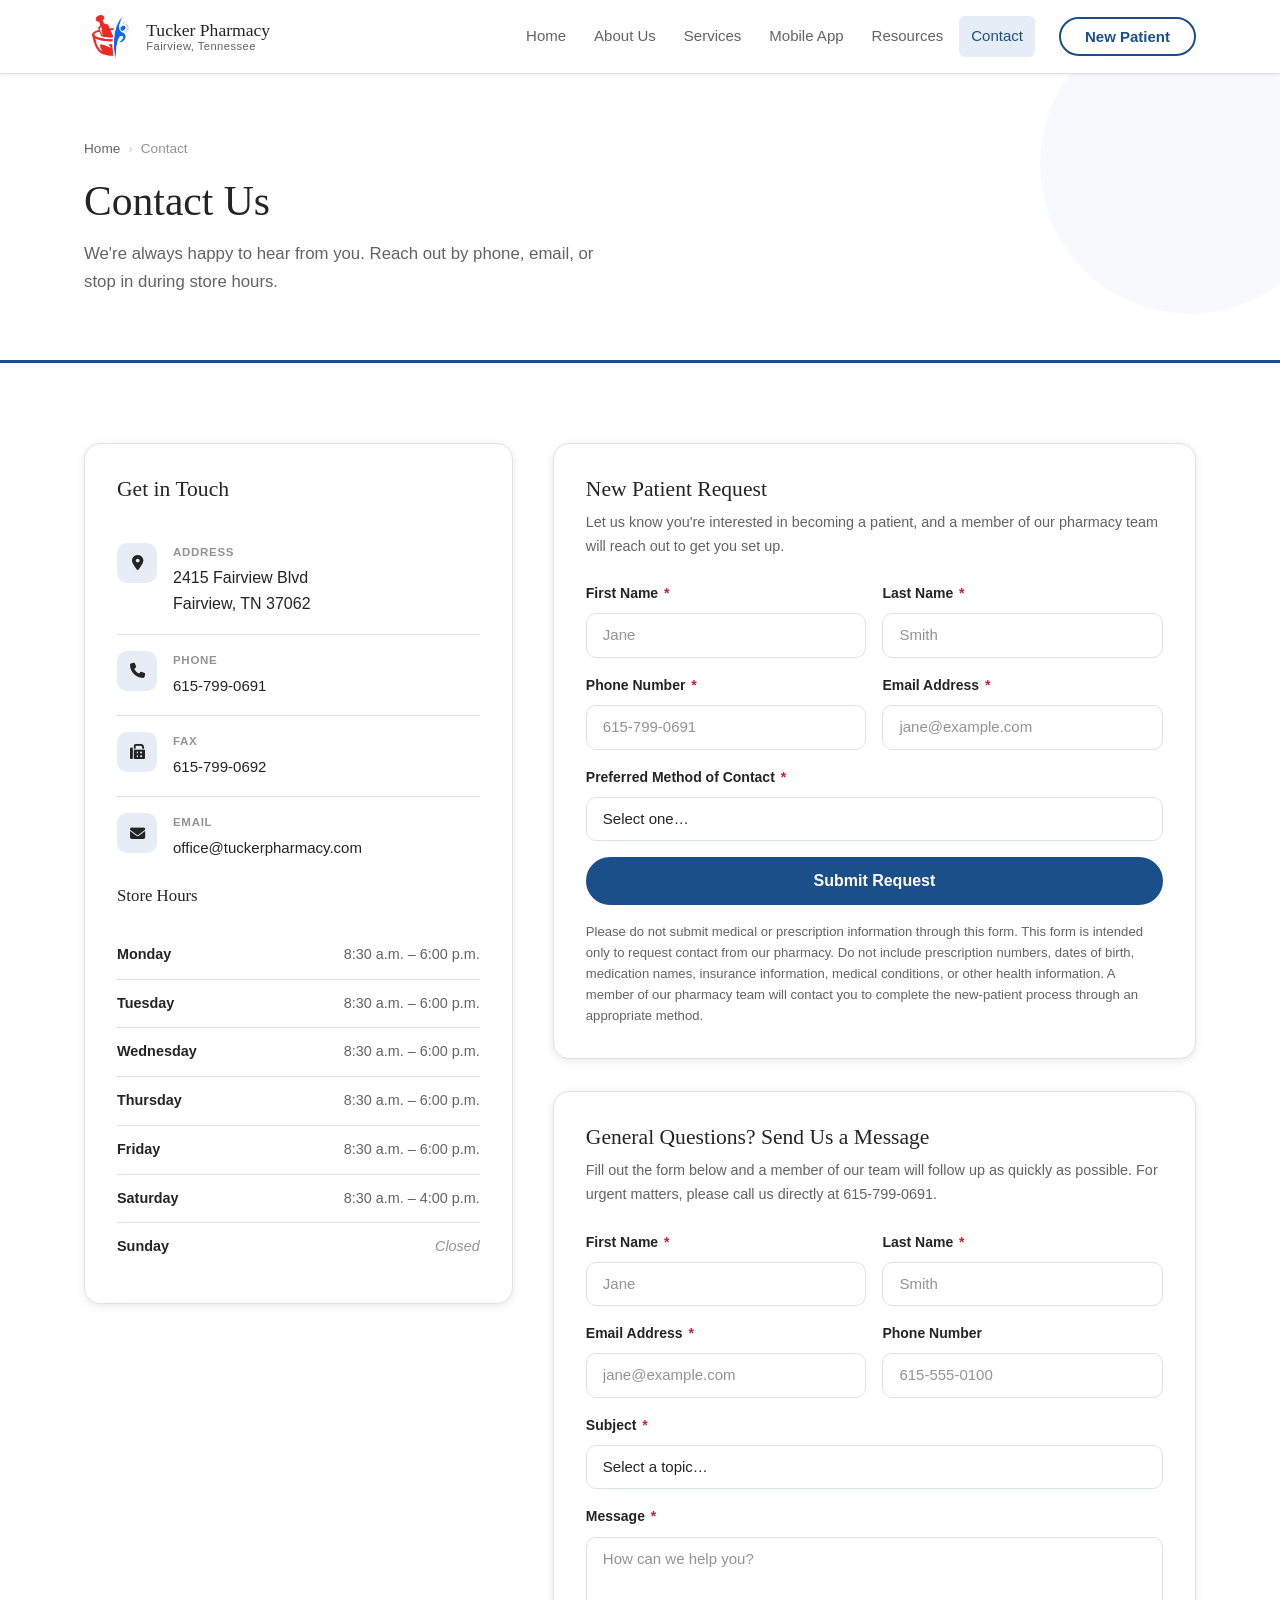
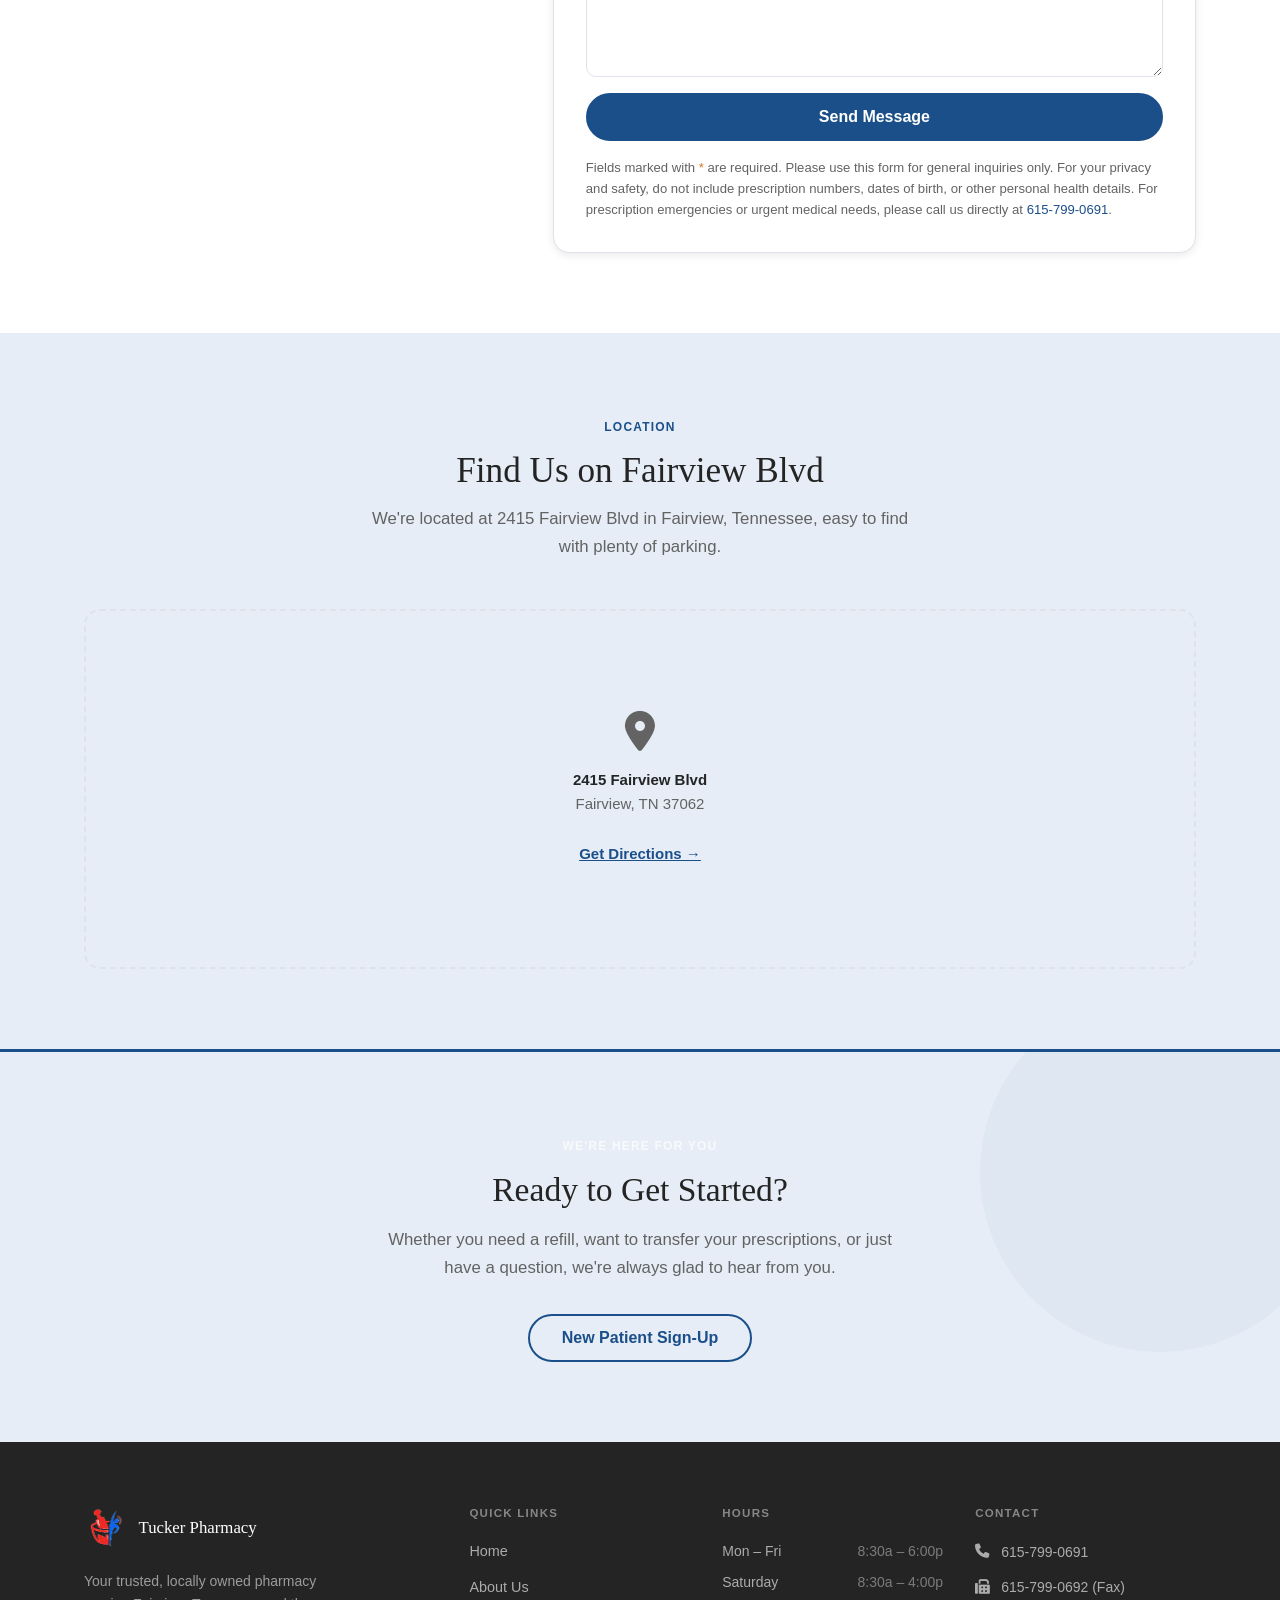
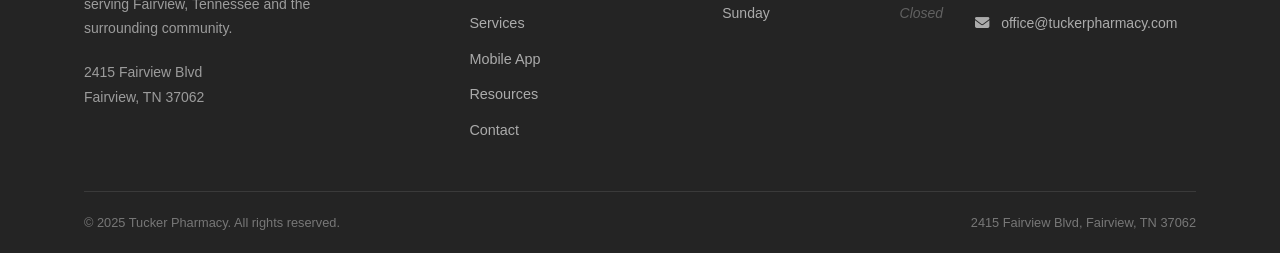
<file: contact.html>
<!DOCTYPE html>
<html lang="en">
<head>
  <meta charset="UTF-8" />
  <meta name="viewport" content="width=device-width, initial-scale=1.0" />
  <meta name="description" content="Contact Tucker Pharmacy in Fairview, TN. Address: 2415 Fairview Blvd. Phone: 615-799-0691. Hours: Mon–Fri 8:30am–6pm, Sat 8:30am–4pm." />
  <title>Contact Us | Tucker Pharmacy</title>
  <link rel="stylesheet" href="styles.css" />
  <link rel="stylesheet" href="https://cdnjs.cloudflare.com/ajax/libs/font-awesome/6.5.1/css/all.min.css" />
</head>
<body>

  <!-- ============================================================
       SITE HEADER
       ============================================================ -->
  <header class="site-header">
    <div class="container header-inner">

      <a href="index.html" class="logo" aria-label="Tucker Pharmacy Home">
        <img src="assets/pharmacy-logo.png" alt="" class="logo-mark" />
        <div class="logo-text">
          <span class="logo-name">Tucker Pharmacy</span>
          <span class="logo-tagline">Fairview, Tennessee</span>
        </div>
      </a>

      <nav class="main-nav" id="main-nav" aria-label="Main navigation">
        <ul class="nav-list">
          <li><a href="index.html">Home</a></li>
          <li><a href="about.html">About Us</a></li>
          <li><a href="services.html">Services</a></li>
          <li><a href="mobile-app.html">Mobile App</a></li>
          <li><a href="resources.html">Resources</a></li>
          <li><a href="contact.html">Contact</a></li>
        </ul>
        <div class="nav-mobile-actions">
          <a href="contact.html#new-patient-request" class="btn btn-outline btn-lg">New Patient Sign-Up</a>
        </div>
      </nav>

      <div class="header-actions">
        <a href="contact.html#new-patient-request" class="btn btn-outline">New Patient</a>
      </div>

      <button
        class="mobile-menu-toggle"
        id="mobile-menu-toggle"
        aria-controls="main-nav"
        aria-expanded="false"
        aria-label="Toggle navigation menu"
      >
        <span></span>
        <span></span>
        <span></span>
      </button>

    </div>
  </header>
  <!-- END SITE HEADER -->


  <main>

    <!-- ────────────────────────────────────────────────────────
         PAGE HERO
         ──────────────────────────────────────────────────────── -->
    <section class="page-hero" aria-labelledby="page-title">
      <div class="container page-hero-inner">
        <nav class="breadcrumb" aria-label="Breadcrumb">
          <a href="index.html">Home</a>
          <span class="breadcrumb-sep" aria-hidden="true">›</span>
          <span aria-current="page">Contact</span>
        </nav>
        <h1 id="page-title">Contact Us</h1>
        <p>We're always happy to hear from you. Reach out by phone, email, or stop in during store hours.</p>
      </div>
    </section>
    <!-- END PAGE HERO -->


    <!-- ────────────────────────────────────────────────────────
         CONTACT INFO + FORM
         ──────────────────────────────────────────────────────── -->
    <section class="section section--white" aria-labelledby="contact-info-heading">
      <div class="container">
        <div class="contact-page-grid">

          <!-- Contact Info Block -->
          <div class="contact-info-block">
            <h2 id="contact-info-heading">Get in Touch</h2>

            <div class="contact-detail">
              <div class="contact-detail-icon" aria-hidden="true"><i class="fa-solid fa-location-dot"></i></div>
              <div class="contact-detail-body">
                <strong>Address</strong>
                <address style="font-style: normal;">
                  2415 Fairview Blvd<br>
                  Fairview, TN 37062
                </address>
              </div>
            </div>

            <div class="contact-detail">
              <div class="contact-detail-icon" aria-hidden="true"><i class="fa-solid fa-phone"></i></div>
              <div class="contact-detail-body">
                <strong>Phone</strong>
                <a href="tel:6157990691">615-799-0691</a>
              </div>
            </div>

            <div class="contact-detail">
              <div class="contact-detail-icon" aria-hidden="true"><i class="fa-solid fa-fax"></i></div>
              <div class="contact-detail-body">
                <strong>Fax</strong>
                <span>615-799-0692</span>
              </div>
            </div>

            <div class="contact-detail">
              <div class="contact-detail-icon" aria-hidden="true"><i class="fa-solid fa-envelope"></i></div>
              <div class="contact-detail-body">
                <strong>Email</strong>
                <a href="mailto:office@tuckerpharmacy.com">office@tuckerpharmacy.com</a>
              </div>
            </div>

            <!-- Hours sub-table -->
            <h3 style="font-size: 1.05rem; margin-top: 1.5rem; margin-bottom: 0.5rem;">Store Hours</h3>
            <table class="hours-contact-table" aria-label="Store hours">
              <tbody>
                <tr>
                  <td>Monday</td>
                  <td>8:30 a.m. – 6:00 p.m.</td>
                </tr>
                <tr>
                  <td>Tuesday</td>
                  <td>8:30 a.m. – 6:00 p.m.</td>
                </tr>
                <tr>
                  <td>Wednesday</td>
                  <td>8:30 a.m. – 6:00 p.m.</td>
                </tr>
                <tr>
                  <td>Thursday</td>
                  <td>8:30 a.m. – 6:00 p.m.</td>
                </tr>
                <tr>
                  <td>Friday</td>
                  <td>8:30 a.m. – 6:00 p.m.</td>
                </tr>
                <tr>
                  <td>Saturday</td>
                  <td>8:30 a.m. – 4:00 p.m.</td>
                </tr>
                <tr>
                  <td>Sunday</td>
                  <td style="color: #939393; font-style: italic;">Closed</td>
                </tr>
              </tbody>
            </table>
          </div>
          <!-- End Contact Info Block -->


          <div class="contact-forms-stack">

          <!-- New Patient Request Form -->
          <div class="contact-form-wrap" id="new-patient-request" role="region" aria-labelledby="new-patient-heading">
            <h2 id="new-patient-heading">New Patient Request</h2>
            <p>
              Let us know you're interested in becoming a patient, and a member of our
              pharmacy team will reach out to get you set up.
            </p>

            <!-- New patient request form. Submits via FormSubmit (https://formsubmit.co). -->
            <form
              data-ajax-form
              action="https://formsubmit.co/office@tuckerpharmacy.com"
              method="POST"
              aria-label="New patient request form"
              novalidate
            >
              <input type="hidden" name="_subject" value="New patient request from the Tucker Pharmacy website" />
              <input type="hidden" name="_template" value="table" />
              <input type="hidden" name="_captcha" value="false" />
              <!-- Honeypot: leave empty. Bot submissions that fill this are rejected. -->
              <input type="text" name="_honey" style="display:none;" tabindex="-1" autocomplete="off" aria-hidden="true" />

              <div class="form-row">
                <div class="form-group">
                  <label class="form-label" for="np-first-name">
                    First Name <span aria-hidden="true">*</span>
                  </label>
                  <input
                    class="form-input"
                    type="text"
                    id="np-first-name"
                    name="first_name"
                    placeholder="Jane"
                    required
                    autocomplete="given-name"
                  />
                </div>
                <div class="form-group">
                  <label class="form-label" for="np-last-name">
                    Last Name <span aria-hidden="true">*</span>
                  </label>
                  <input
                    class="form-input"
                    type="text"
                    id="np-last-name"
                    name="last_name"
                    placeholder="Smith"
                    required
                    autocomplete="family-name"
                  />
                </div>
              </div>

              <div class="form-row">
                <div class="form-group">
                  <label class="form-label" for="np-phone">
                    Phone Number <span aria-hidden="true">*</span>
                  </label>
                  <input
                    class="form-input"
                    type="tel"
                    id="np-phone"
                    name="phone"
                    placeholder="615-799-0691"
                    required
                    autocomplete="tel"
                  />
                </div>
                <div class="form-group">
                  <label class="form-label" for="np-email">
                    Email Address <span aria-hidden="true">*</span>
                  </label>
                  <input
                    class="form-input"
                    type="email"
                    id="np-email"
                    name="email"
                    placeholder="jane@example.com"
                    required
                    autocomplete="email"
                  />
                </div>
              </div>

              <div class="form-group">
                <label class="form-label" for="np-preferred-contact">
                  Preferred Method of Contact <span aria-hidden="true">*</span>
                </label>
                <select class="form-select" id="np-preferred-contact" name="preferred_contact" required>
                  <option value="" disabled selected>Select one…</option>
                  <option value="phone">Phone Call</option>
                  <option value="text">Text Message</option>
                  <option value="email">Email</option>
                </select>
              </div>

              <button type="submit" class="btn btn-primary btn-lg" style="width: 100%;">
                Submit Request
              </button>

              <p class="form-status" role="status" aria-live="polite" hidden></p>

              <p class="form-note">
                Please do not submit medical or prescription information through this form.
                This form is intended only to request contact from our pharmacy. Do not
                include prescription numbers, dates of birth, medication names, insurance
                information, medical conditions, or other health information. A member of
                our pharmacy team will contact you to complete the new-patient process
                through an appropriate method.
              </p>

            </form>
          </div>
          <!-- End New Patient Request Form -->


          <!-- Contact Form -->
          <div class="contact-form-wrap" role="region" aria-labelledby="form-heading">
            <h2 id="form-heading">General Questions? Send Us a Message</h2>
            <p>
              Fill out the form below and a member of our team will follow up as quickly
              as possible. For urgent matters, please call us directly at 615-799-0691.
            </p>

            <!-- Contact form. Submits via FormSubmit (https://formsubmit.co). -->
            <form
              data-ajax-form
              action="https://formsubmit.co/office@tuckerpharmacy.com"
              method="POST"
              aria-label="Contact form"
              novalidate
            >
              <input type="hidden" name="_subject" value="New message from the Tucker Pharmacy website" />
              <input type="hidden" name="_template" value="table" />
              <input type="hidden" name="_captcha" value="false" />
              <!-- Honeypot: leave empty. Bot submissions that fill this are rejected. -->
              <input type="text" name="_honey" style="display:none;" tabindex="-1" autocomplete="off" aria-hidden="true" />

              <div class="form-row">
                <div class="form-group">
                  <label class="form-label" for="first-name">
                    First Name <span aria-hidden="true">*</span>
                  </label>
                  <input
                    class="form-input"
                    type="text"
                    id="first-name"
                    name="first_name"
                    placeholder="Jane"
                    required
                    autocomplete="given-name"
                  />
                </div>
                <div class="form-group">
                  <label class="form-label" for="last-name">
                    Last Name <span aria-hidden="true">*</span>
                  </label>
                  <input
                    class="form-input"
                    type="text"
                    id="last-name"
                    name="last_name"
                    placeholder="Smith"
                    required
                    autocomplete="family-name"
                  />
                </div>
              </div>

              <div class="form-row">
                <div class="form-group">
                  <label class="form-label" for="email">
                    Email Address <span aria-hidden="true">*</span>
                  </label>
                  <input
                    class="form-input"
                    type="email"
                    id="email"
                    name="email"
                    placeholder="jane@example.com"
                    required
                    autocomplete="email"
                  />
                </div>
                <div class="form-group">
                  <label class="form-label" for="phone">
                    Phone Number
                  </label>
                  <input
                    class="form-input"
                    type="tel"
                    id="phone"
                    name="phone"
                    placeholder="615-555-0100"
                    autocomplete="tel"
                  />
                </div>
              </div>

              <div class="form-group">
                <label class="form-label" for="subject">
                  Subject <span aria-hidden="true">*</span>
                </label>
                <select class="form-select" id="subject" name="subject" required>
                  <option value="" disabled selected>Select a topic…</option>
                  <option value="prescription-question">Prescription Question</option>
                  <option value="transfer">Transfer My Prescriptions</option>
                  <option value="insurance">Insurance / Billing Question</option>
                  <option value="immunization">Immunization / Vaccine Inquiry</option>
                  <option value="other">Other</option>
                </select>
              </div>

              <div class="form-group">
                <label class="form-label" for="message">
                  Message <span aria-hidden="true">*</span>
                </label>
                <textarea
                  class="form-textarea"
                  id="message"
                  name="message"
                  placeholder="How can we help you?"
                  required
                ></textarea>
              </div>

              <button type="submit" class="btn btn-primary btn-lg" style="width: 100%;">
                Send Message
              </button>

              <p class="form-status" role="status" aria-live="polite" hidden></p>

              <p class="form-note">
                Fields marked with <span style="color: #D0762A;" aria-hidden="true">*</span> are required.
                Please use this form for general inquiries only. For your privacy and safety, do not
                include prescription numbers, dates of birth, or other personal health details.
                For prescription emergencies or urgent medical needs, please call us directly
                at <a href="tel:6157990691">615-799-0691</a>.
              </p>

            </form>
          </div>
          <!-- End Contact Form -->

          </div>

        </div>
      </div>
    </section>
    <!-- END CONTACT INFO + FORM -->


    <!-- ────────────────────────────────────────────────────────
         MAP SECTION
         ──────────────────────────────────────────────────────── -->
    <section class="section section--alt" aria-labelledby="map-heading">
      <div class="container">
        <div class="section-header section-header--center">
          <span class="section-label">Location</span>
          <h2 id="map-heading">Find Us on Fairview Blvd</h2>
          <p>
            We're located at 2415 Fairview Blvd in Fairview, Tennessee, easy to find
            with plenty of parking.
          </p>
        </div>

        <!--
          TODO: Replace this placeholder with an embedded Google Map or other map service.
          To embed Google Maps:
          1. Go to maps.google.com and search for "Tucker Pharmacy, 2415 Fairview Blvd, Fairview TN"
          2. Click Share → Embed a map → Copy the HTML
          3. Replace the <div class="map-placeholder"> block below with the <iframe> code
          4. Apply border-radius: var(--r-lg) and width: 100% to the iframe for consistent styling
        -->
        <div class="map-placeholder" role="img" aria-label="Map placeholder: 2415 Fairview Blvd, Fairview, TN 37062">
          <div class="map-placeholder-icon" aria-hidden="true"><i class="fa-solid fa-location-dot"></i></div>
          <p>
            <strong>2415 Fairview Blvd</strong><br>
            Fairview, TN 37062<br><br>
            <!-- TODO: Replace # with a Google Maps directions link -->
            <a href="#">Get Directions →</a>
          </p>
        </div>

      </div>
    </section>
    <!-- END MAP SECTION -->


    <!-- ────────────────────────────────────────────────────────
         CTA STRIP
         ──────────────────────────────────────────────────────── -->
    <section class="cta-strip" aria-labelledby="contact-cta-heading">
      <div class="container">
        <span class="section-label section-label--light">We're Here for You</span>
        <h2 id="contact-cta-heading">Ready to Get Started?</h2>
        <p>
          Whether you need a refill, want to transfer your prescriptions, or just
          have a question, we're always glad to hear from you.
        </p>
        <div class="btn-group">
          <a href="contact.html#new-patient-request" class="btn btn-outline btn-lg">New Patient Sign-Up</a>
        </div>
      </div>
    </section>
    <!-- END CTA STRIP -->

  </main>


  <!-- ============================================================
       SITE FOOTER
       ============================================================ -->
  <footer class="site-footer" aria-label="Site footer">
    <div class="container">
      <div class="footer-grid">

        <div class="footer-col">
          <a href="index.html" class="footer-logo" aria-label="Tucker Pharmacy Home">
            <img src="assets/pharmacy-logo.png" alt="" class="footer-logo-mark" />
            <span class="footer-logo-name">Tucker Pharmacy</span>
          </a>
          <p class="footer-tagline">
            Your trusted, locally owned pharmacy serving Fairview, Tennessee
            and the surrounding community.
          </p>
          <address class="footer-address">
            2415 Fairview Blvd<br>
            Fairview, TN 37062
          </address>
        </div>

        <div class="footer-col">
          <h4>Quick Links</h4>
          <nav class="footer-links" aria-label="Footer navigation">
            <a href="index.html">Home</a>
            <a href="about.html">About Us</a>
            <a href="services.html">Services</a>
            <a href="mobile-app.html">Mobile App</a>
            <a href="resources.html">Resources</a>
            <a href="contact.html">Contact</a>
          </nav>
        </div>

        <div class="footer-col">
          <h4>Hours</h4>
          <div class="footer-hours">
            <div class="footer-hours-row">
              <span>Mon – Fri</span>
              <span>8:30a – 6:00p</span>
            </div>
            <div class="footer-hours-row">
              <span>Saturday</span>
              <span>8:30a – 4:00p</span>
            </div>
            <div class="footer-hours-row">
              <span>Sunday</span>
              <span class="closed">Closed</span>
            </div>
          </div>
        </div>

        <div class="footer-col">
          <h4>Contact</h4>
          <div class="footer-contact-links">
            <a href="tel:6157990691" class="footer-contact-link">
              <span aria-hidden="true"><i class="fa-solid fa-phone"></i></span> 615-799-0691
            </a>
            <a href="tel:6157990692" class="footer-contact-link">
              <span aria-hidden="true"><i class="fa-solid fa-fax"></i></span> 615-799-0692 (Fax)
            </a>
            <a href="mailto:office@tuckerpharmacy.com" class="footer-contact-link">
              <span aria-hidden="true"><i class="fa-solid fa-envelope"></i></span> office@tuckerpharmacy.com
            </a>
          </div>
        </div>

      </div>

      <div class="footer-bottom">
        <span>&copy; 2025 Tucker Pharmacy. All rights reserved.</span>
        <span>2415 Fairview Blvd, Fairview, TN 37062</span>
      </div>
    </div>
  </footer>
  <!-- END SITE FOOTER -->


  <script src="script.js"></script>
</body>
</html>
</file>
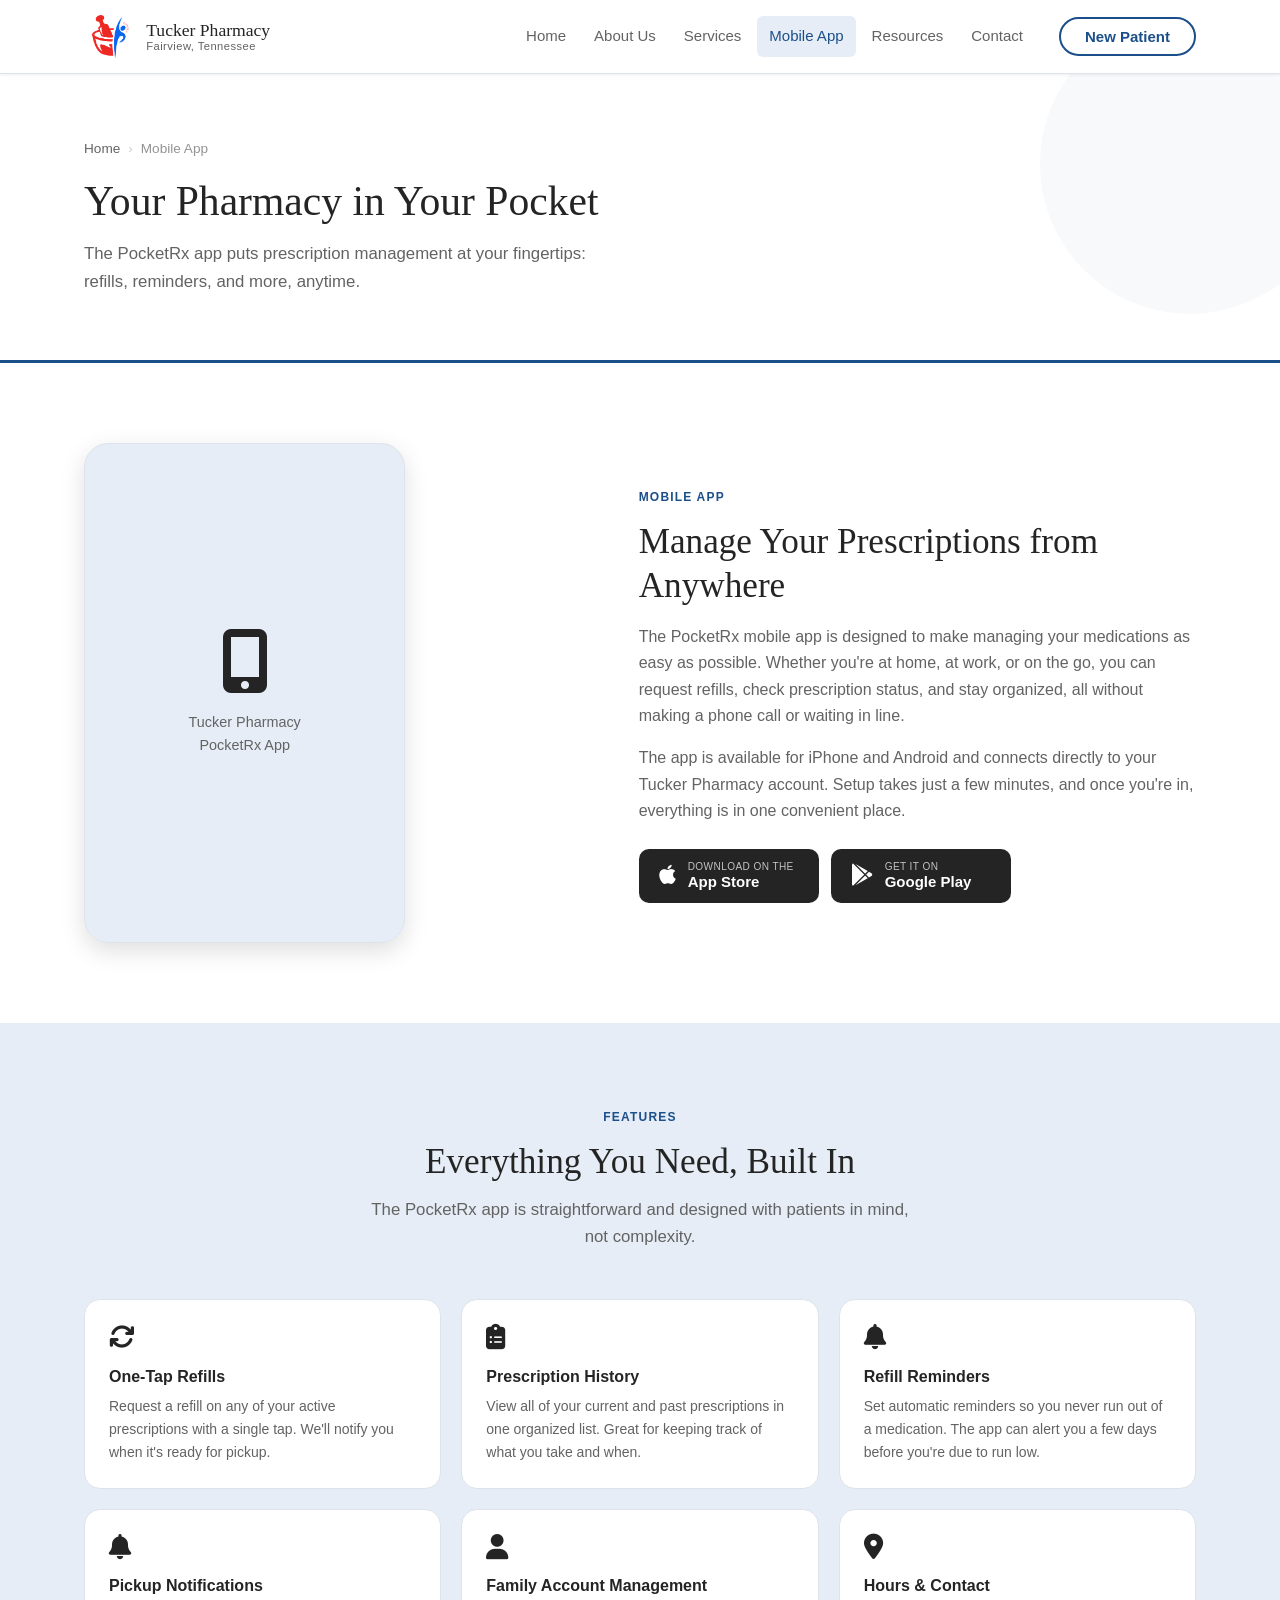
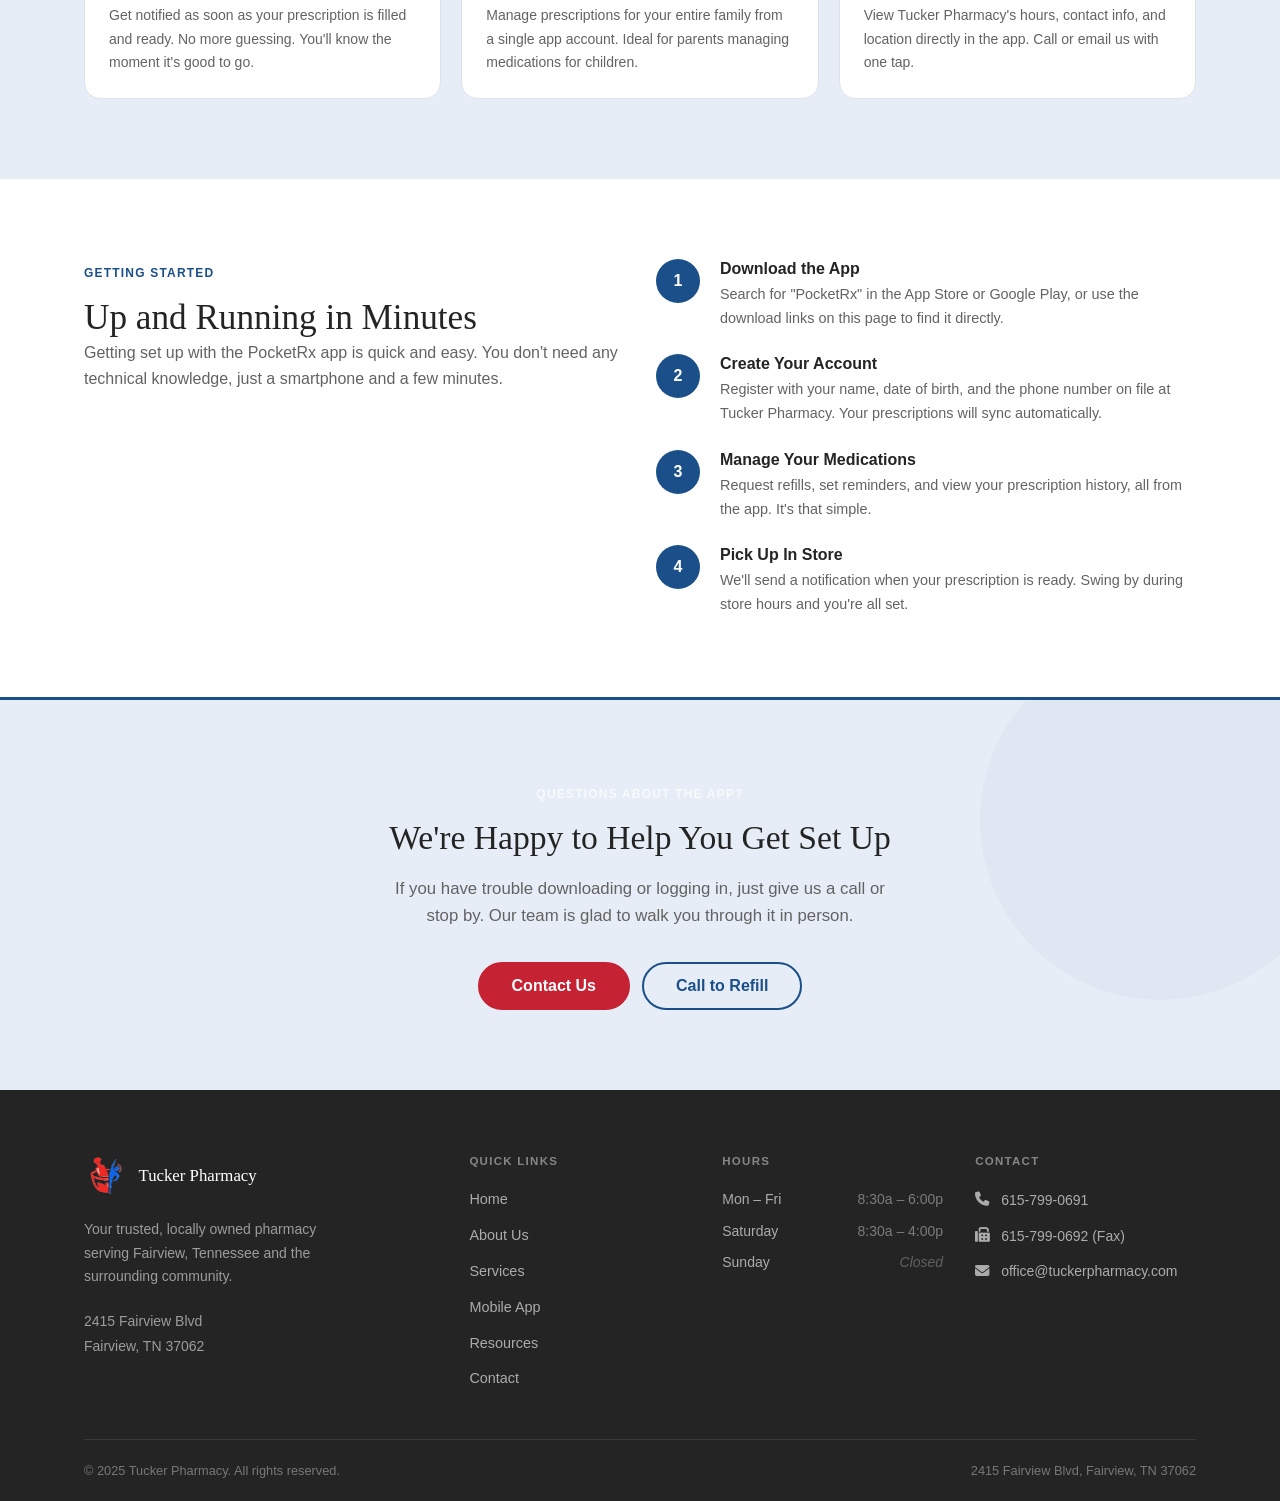
<file: mobile-app.html>
<!DOCTYPE html>
<html lang="en">
<head>
  <meta charset="UTF-8" />
  <meta name="viewport" content="width=device-width, initial-scale=1.0" />
  <meta name="description" content="Manage your prescriptions on the go with the PocketRx mobile app for Tucker Pharmacy. Request refills, view your history, and set reminders, available on iOS and Android." />
  <title>Mobile App | Tucker Pharmacy</title>
  <link rel="stylesheet" href="styles.css" />
  <link rel="stylesheet" href="https://cdnjs.cloudflare.com/ajax/libs/font-awesome/6.5.1/css/all.min.css" />
</head>
<body>

  <!-- ============================================================
       SITE HEADER
       ============================================================ -->
  <header class="site-header">
    <div class="container header-inner">

      <a href="index.html" class="logo" aria-label="Tucker Pharmacy Home">
        <img src="assets/pharmacy-logo.png" alt="" class="logo-mark" />
        <div class="logo-text">
          <span class="logo-name">Tucker Pharmacy</span>
          <span class="logo-tagline">Fairview, Tennessee</span>
        </div>
      </a>

      <nav class="main-nav" id="main-nav" aria-label="Main navigation">
        <ul class="nav-list">
          <li><a href="index.html">Home</a></li>
          <li><a href="about.html">About Us</a></li>
          <li><a href="services.html">Services</a></li>
          <li><a href="mobile-app.html">Mobile App</a></li>
          <li><a href="resources.html">Resources</a></li>
          <li><a href="contact.html">Contact</a></li>
        </ul>
        <div class="nav-mobile-actions">
          <a href="contact.html#new-patient-request" class="btn btn-outline btn-lg">New Patient Sign-Up</a>
        </div>
      </nav>

      <div class="header-actions">
        <a href="contact.html#new-patient-request" class="btn btn-outline">New Patient</a>
      </div>

      <button
        class="mobile-menu-toggle"
        id="mobile-menu-toggle"
        aria-controls="main-nav"
        aria-expanded="false"
        aria-label="Toggle navigation menu"
      >
        <span></span>
        <span></span>
        <span></span>
      </button>

    </div>
  </header>
  <!-- END SITE HEADER -->


  <main>

    <!-- ────────────────────────────────────────────────────────
         PAGE HERO
         ──────────────────────────────────────────────────────── -->
    <section class="page-hero" aria-labelledby="page-title">
      <div class="container page-hero-inner">
        <nav class="breadcrumb" aria-label="Breadcrumb">
          <a href="index.html">Home</a>
          <span class="breadcrumb-sep" aria-hidden="true">›</span>
          <span aria-current="page">Mobile App</span>
        </nav>
        <h1 id="page-title">Your Pharmacy in Your Pocket</h1>
        <p>The PocketRx app puts prescription management at your fingertips: refills, reminders, and more, anytime.</p>
      </div>
    </section>
    <!-- END PAGE HERO -->


    <!-- ────────────────────────────────────────────────────────
         APP INTRO
         ──────────────────────────────────────────────────────── -->
    <section class="section section--white" aria-labelledby="app-intro-heading">
      <div class="container">
        <div class="app-intro-grid">

          <!-- Visual placeholder for app screenshot or mockup -->
          <div class="app-visual" aria-hidden="true">
            <div class="app-visual-icon"><i class="fa-solid fa-mobile-screen-button"></i></div>
            <p class="app-visual-label">Tucker Pharmacy<br>PocketRx App</p>
          </div>

          <div class="app-intro-text">
            <span class="section-label">Mobile App</span>
            <h2 id="app-intro-heading">Manage Your Prescriptions from Anywhere</h2>
            <p>
              The PocketRx mobile app is designed to make managing your medications
              as easy as possible. Whether you're at home, at work, or on the go, you can
              request refills, check prescription status, and stay organized, all without
              making a phone call or waiting in line.
            </p>
            <p>
              The app is available for iPhone and Android and connects directly to your
              Tucker Pharmacy account. Setup takes just a few minutes, and once you're
              in, everything is in one convenient place.
            </p>

            <div class="app-store-buttons">
              <a href="https://itunes.apple.com/us/app/pocketrx/id1281037910?ls=1&mt=8" class="app-store-btn" aria-label="Download on the App Store">
                <span class="app-store-btn-icon" aria-hidden="true"><i class="fa-brands fa-apple"></i></span>
                <div class="app-store-btn-text">
                  <small>Download on the</small>
                  <strong>App Store</strong>
                </div>
              </a>

              <a href="https://play.google.com/store/apps/details?id=com.digitalpharmacist.rxpharmacy" class="app-store-btn" aria-label="Get it on Google Play">
                <span class="app-store-btn-icon" aria-hidden="true"><i class="fa-brands fa-google-play"></i></span>
                <div class="app-store-btn-text">
                  <small>Get it on</small>
                  <strong>Google Play</strong>
                </div>
              </a>
            </div>
          </div>

        </div>
      </div>
    </section>
    <!-- END APP INTRO -->


    <!-- ────────────────────────────────────────────────────────
         APP FEATURES
         ──────────────────────────────────────────────────────── -->
    <section class="section section--alt" aria-labelledby="features-heading">
      <div class="container">
        <div class="section-header section-header--center">
          <span class="section-label">Features</span>
          <h2 id="features-heading">Everything You Need, Built In</h2>
          <p>The PocketRx app is straightforward and designed with patients in mind, not complexity.</p>
        </div>

        <div class="app-features-grid">

          <div class="app-feature-item">
            <span class="app-feature-icon" aria-hidden="true"><i class="fa-solid fa-arrows-rotate"></i></span>
            <h4>One-Tap Refills</h4>
            <p>
              Request a refill on any of your active prescriptions with a single tap.
              We'll notify you when it's ready for pickup.
            </p>
          </div>

          <div class="app-feature-item">
            <span class="app-feature-icon" aria-hidden="true"><i class="fa-solid fa-clipboard-list"></i></span>
            <h4>Prescription History</h4>
            <p>
              View all of your current and past prescriptions in one organized list.
              Great for keeping track of what you take and when.
            </p>
          </div>

          <div class="app-feature-item">
            <span class="app-feature-icon" aria-hidden="true"><i class="fa-solid fa-bell"></i></span>
            <h4>Refill Reminders</h4>
            <p>
              Set automatic reminders so you never run out of a medication. The app
              can alert you a few days before you're due to run low.
            </p>
          </div>

          <div class="app-feature-item">
            <span class="app-feature-icon" aria-hidden="true"><i class="fa-solid fa-bell"></i></span>
            <h4>Pickup Notifications</h4>
            <p>
              Get notified as soon as your prescription is filled and ready.
              No more guessing. You'll know the moment it's good to go.
            </p>
          </div>

          <div class="app-feature-item">
            <span class="app-feature-icon" aria-hidden="true"><i class="fa-solid fa-user"></i></span>
            <h4>Family Account Management</h4>
            <p>
              Manage prescriptions for your entire family from a single app account.
              Ideal for parents managing medications for children.
            </p>
          </div>

          <div class="app-feature-item">
            <span class="app-feature-icon" aria-hidden="true"><i class="fa-solid fa-location-dot"></i></span>
            <h4>Hours &amp; Contact</h4>
            <p>
              View Tucker Pharmacy's hours, contact info, and location directly in
              the app. Call or email us with one tap.
            </p>
          </div>

        </div>
      </div>
    </section>
    <!-- END APP FEATURES -->


    <!-- ────────────────────────────────────────────────────────
         HOW IT WORKS
         ──────────────────────────────────────────────────────── -->
    <section class="section section--white" aria-labelledby="how-heading">
      <div class="container">
        <div class="grid-2">

          <div>
            <span class="section-label">Getting Started</span>
            <h2 id="how-heading">Up and Running in Minutes</h2>
            <p>
              Getting set up with the PocketRx app is quick and easy. You don't
              need any technical knowledge, just a smartphone and a few minutes.
            </p>
          </div>

          <div class="how-it-works" aria-label="Steps to get started with the app">

            <div class="how-step">
              <div class="how-step-num" aria-label="Step 1">1</div>
              <div class="how-step-body">
                <h4>Download the App</h4>
                <p>
                  Search for "PocketRx" in the App Store or Google Play, or use
                  the download links on this page to find it directly.
                </p>
              </div>
            </div>

            <div class="how-step">
              <div class="how-step-num" aria-label="Step 2">2</div>
              <div class="how-step-body">
                <h4>Create Your Account</h4>
                <p>
                  Register with your name, date of birth, and the phone number on file
                  at Tucker Pharmacy. Your prescriptions will sync automatically.
                </p>
              </div>
            </div>

            <div class="how-step">
              <div class="how-step-num" aria-label="Step 3">3</div>
              <div class="how-step-body">
                <h4>Manage Your Medications</h4>
                <p>
                  Request refills, set reminders, and view your prescription history,
                  all from the app. It's that simple.
                </p>
              </div>
            </div>

            <div class="how-step">
              <div class="how-step-num" aria-label="Step 4">4</div>
              <div class="how-step-body">
                <h4>Pick Up In Store</h4>
                <p>
                  We'll send a notification when your prescription is ready. Swing by
                  during store hours and you're all set.
                </p>
              </div>
            </div>

          </div>

        </div>
      </div>
    </section>
    <!-- END HOW IT WORKS -->


    <!-- ────────────────────────────────────────────────────────
         CTA STRIP
         ──────────────────────────────────────────────────────── -->
    <section class="cta-strip" aria-labelledby="app-cta-heading">
      <div class="container">
        <span class="section-label section-label--light">Questions About the App?</span>
        <h2 id="app-cta-heading">We're Happy to Help You Get Set Up</h2>
        <p>
          If you have trouble downloading or logging in, just give us a call or stop by.
          Our team is glad to walk you through it in person.
        </p>
        <div class="btn-group">
          <a href="contact.html" class="btn btn-accent btn-lg">Contact Us</a>
          <a href="tel:6157990691" class="btn btn-outline btn-lg">Call to Refill</a>
        </div>
      </div>
    </section>
    <!-- END CTA STRIP -->

  </main>


  <!-- ============================================================
       SITE FOOTER
       ============================================================ -->
  <footer class="site-footer" aria-label="Site footer">
    <div class="container">
      <div class="footer-grid">

        <div class="footer-col">
          <a href="index.html" class="footer-logo" aria-label="Tucker Pharmacy Home">
            <img src="assets/pharmacy-logo.png" alt="" class="footer-logo-mark" />
            <span class="footer-logo-name">Tucker Pharmacy</span>
          </a>
          <p class="footer-tagline">
            Your trusted, locally owned pharmacy serving Fairview, Tennessee
            and the surrounding community.
          </p>
          <address class="footer-address">
            2415 Fairview Blvd<br>
            Fairview, TN 37062
          </address>
        </div>

        <div class="footer-col">
          <h4>Quick Links</h4>
          <nav class="footer-links" aria-label="Footer navigation">
            <a href="index.html">Home</a>
            <a href="about.html">About Us</a>
            <a href="services.html">Services</a>
            <a href="mobile-app.html">Mobile App</a>
            <a href="resources.html">Resources</a>
            <a href="contact.html">Contact</a>
          </nav>
        </div>

        <div class="footer-col">
          <h4>Hours</h4>
          <div class="footer-hours">
            <div class="footer-hours-row">
              <span>Mon – Fri</span>
              <span>8:30a – 6:00p</span>
            </div>
            <div class="footer-hours-row">
              <span>Saturday</span>
              <span>8:30a – 4:00p</span>
            </div>
            <div class="footer-hours-row">
              <span>Sunday</span>
              <span class="closed">Closed</span>
            </div>
          </div>
        </div>

        <div class="footer-col">
          <h4>Contact</h4>
          <div class="footer-contact-links">
            <a href="tel:6157990691" class="footer-contact-link">
              <span aria-hidden="true"><i class="fa-solid fa-phone"></i></span> 615-799-0691
            </a>
            <a href="tel:6157990692" class="footer-contact-link">
              <span aria-hidden="true"><i class="fa-solid fa-fax"></i></span> 615-799-0692 (Fax)
            </a>
            <a href="mailto:office@tuckerpharmacy.com" class="footer-contact-link">
              <span aria-hidden="true"><i class="fa-solid fa-envelope"></i></span> office@tuckerpharmacy.com
            </a>
          </div>
        </div>

      </div>

      <div class="footer-bottom">
        <span>&copy; 2025 Tucker Pharmacy. All rights reserved.</span>
        <span>2415 Fairview Blvd, Fairview, TN 37062</span>
      </div>
    </div>
  </footer>
  <!-- END SITE FOOTER -->


  <script src="script.js"></script>
</body>
</html>
</file>
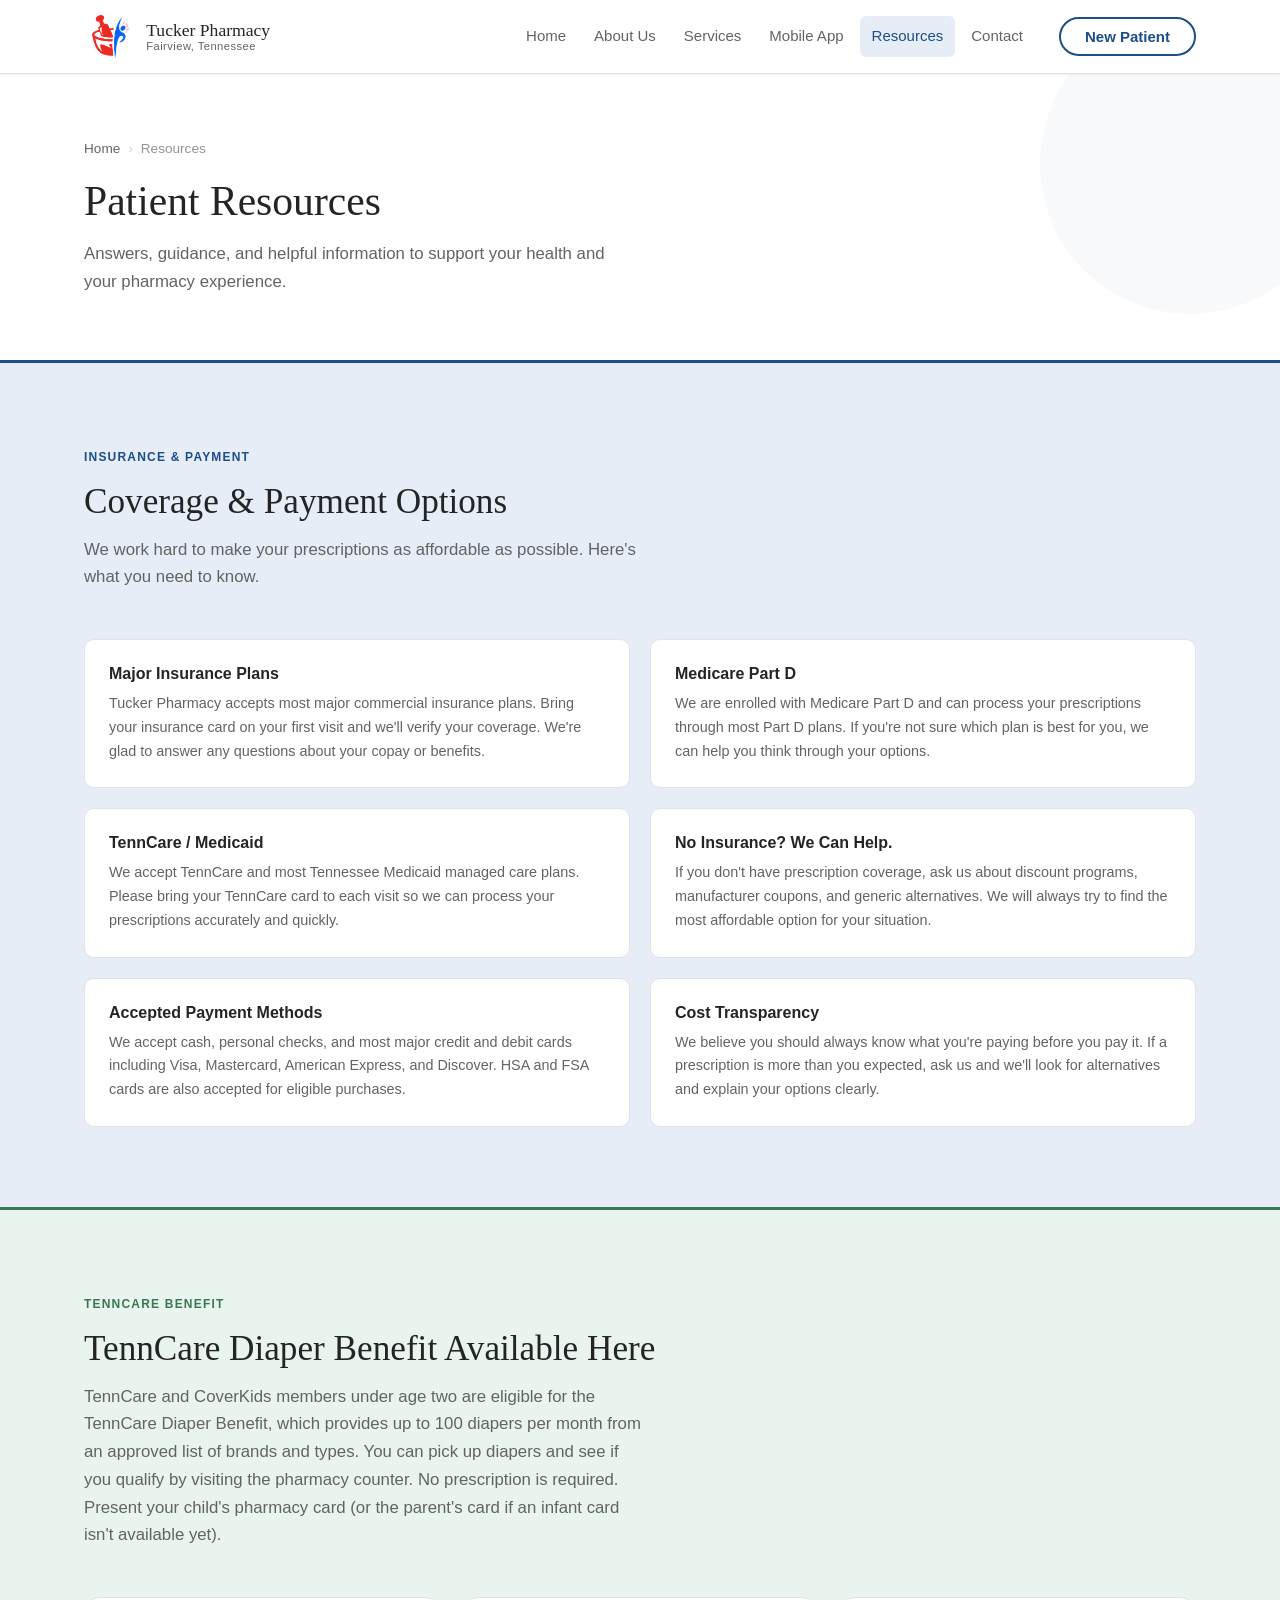
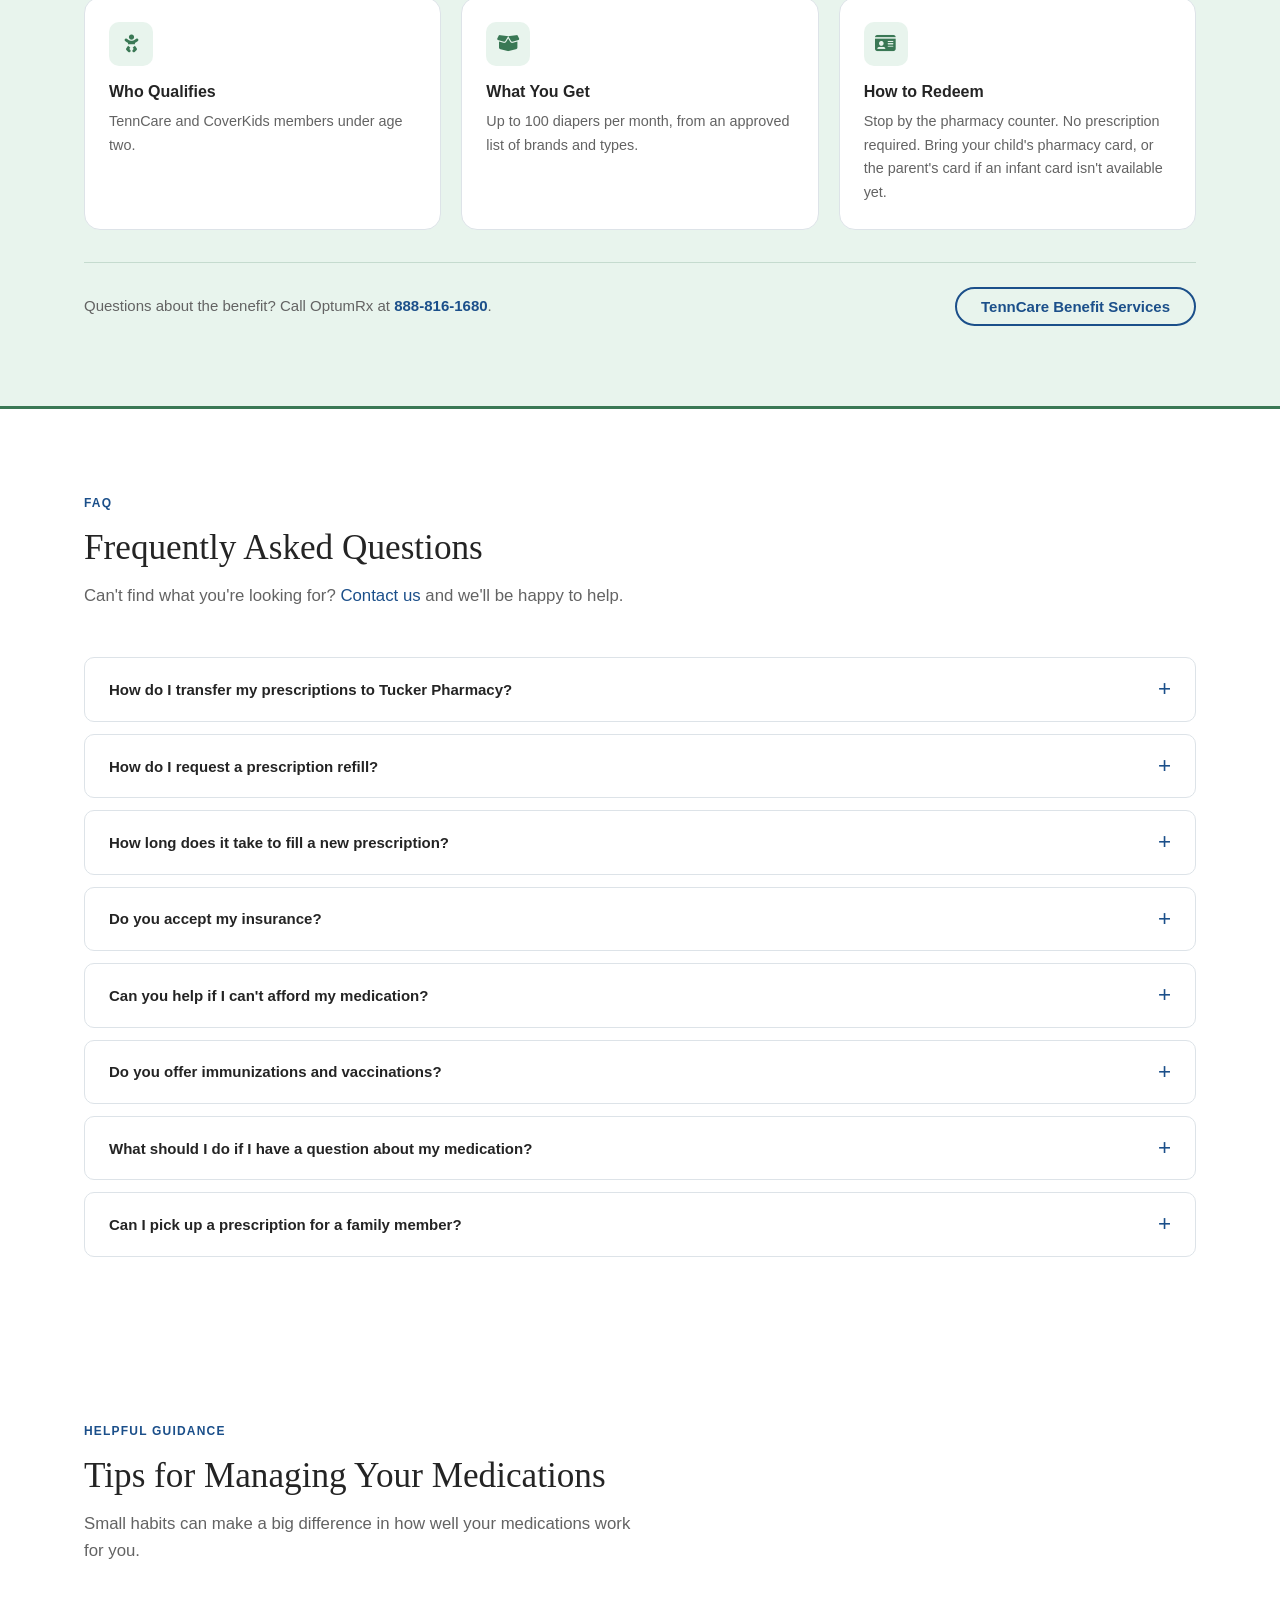
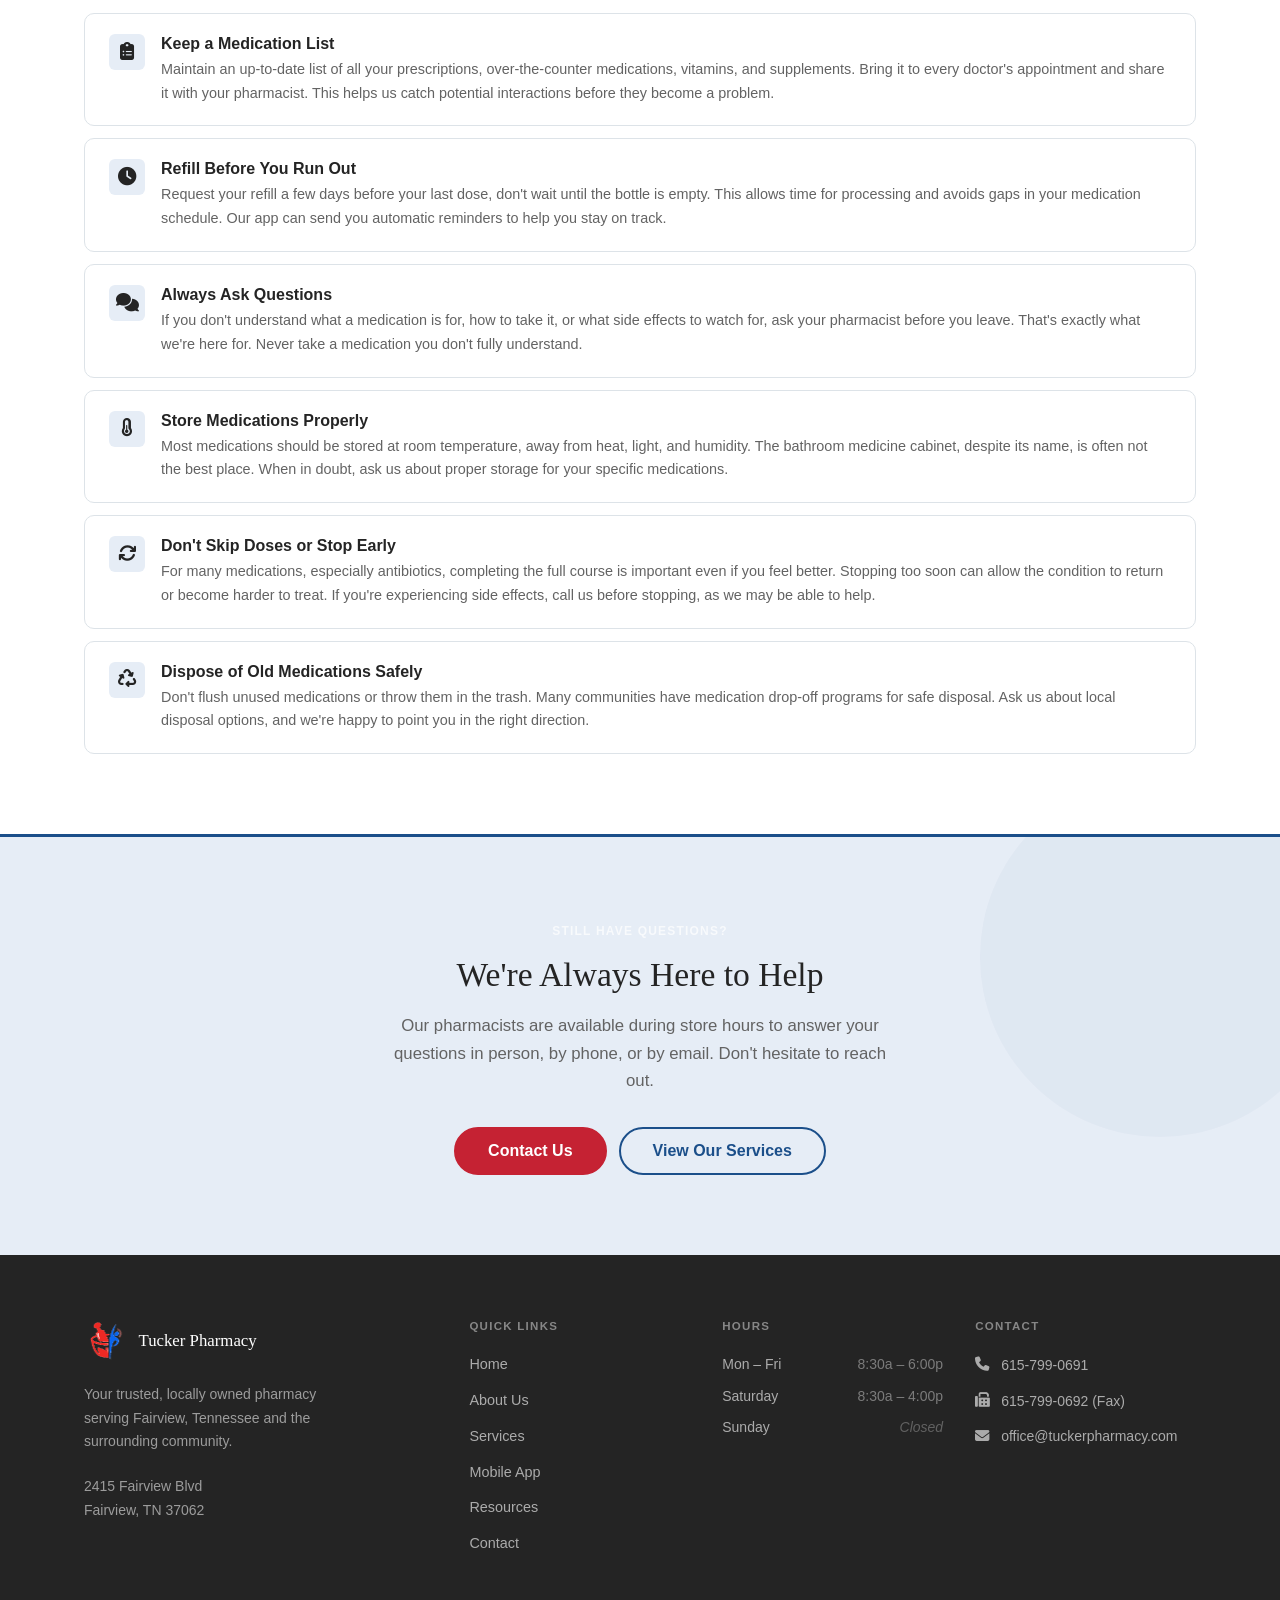
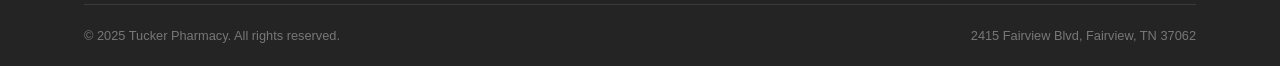
<file: resources.html>
<!DOCTYPE html>
<html lang="en">
<head>
  <meta charset="UTF-8" />
  <meta name="viewport" content="width=device-width, initial-scale=1.0" />
  <meta name="description" content="Patient resources from Tucker Pharmacy in Fairview, TN, including frequently asked questions, insurance information, and helpful pharmacy tips." />
  <title>Resources | Tucker Pharmacy</title>
  <link rel="stylesheet" href="styles.css" />
  <link rel="stylesheet" href="https://cdnjs.cloudflare.com/ajax/libs/font-awesome/6.5.1/css/all.min.css" />
</head>
<body>

  <!-- ============================================================
       SITE HEADER
       ============================================================ -->
  <header class="site-header">
    <div class="container header-inner">

      <a href="index.html" class="logo" aria-label="Tucker Pharmacy Home">
        <img src="assets/pharmacy-logo.png" alt="" class="logo-mark" />
        <div class="logo-text">
          <span class="logo-name">Tucker Pharmacy</span>
          <span class="logo-tagline">Fairview, Tennessee</span>
        </div>
      </a>

      <nav class="main-nav" id="main-nav" aria-label="Main navigation">
        <ul class="nav-list">
          <li><a href="index.html">Home</a></li>
          <li><a href="about.html">About Us</a></li>
          <li><a href="services.html">Services</a></li>
          <li><a href="mobile-app.html">Mobile App</a></li>
          <li><a href="resources.html">Resources</a></li>
          <li><a href="contact.html">Contact</a></li>
        </ul>
        <div class="nav-mobile-actions">
          <a href="contact.html#new-patient-request" class="btn btn-outline btn-lg">New Patient Sign-Up</a>
        </div>
      </nav>

      <div class="header-actions">
        <a href="contact.html#new-patient-request" class="btn btn-outline">New Patient</a>
      </div>

      <button
        class="mobile-menu-toggle"
        id="mobile-menu-toggle"
        aria-controls="main-nav"
        aria-expanded="false"
        aria-label="Toggle navigation menu"
      >
        <span></span>
        <span></span>
        <span></span>
      </button>

    </div>
  </header>
  <!-- END SITE HEADER -->


  <main>

    <!-- ────────────────────────────────────────────────────────
         PAGE HERO
         ──────────────────────────────────────────────────────── -->
    <section class="page-hero" aria-labelledby="page-title">
      <div class="container page-hero-inner">
        <nav class="breadcrumb" aria-label="Breadcrumb">
          <a href="index.html">Home</a>
          <span class="breadcrumb-sep" aria-hidden="true">›</span>
          <span aria-current="page">Resources</span>
        </nav>
        <h1 id="page-title">Patient Resources</h1>
        <p>Answers, guidance, and helpful information to support your health and your pharmacy experience.</p>
      </div>
    </section>
    <!-- END PAGE HERO -->


    <!-- ────────────────────────────────────────────────────────
         INSURANCE & PAYMENT
         ──────────────────────────────────────────────────────── -->
    <section class="section section--alt" aria-labelledby="insurance-heading">
      <div class="container">
        <div class="section-header">
          <span class="section-label">Insurance &amp; Payment</span>
          <h2 id="insurance-heading">Coverage &amp; Payment Options</h2>
          <p>We work hard to make your prescriptions as affordable as possible. Here's what you need to know.</p>
        </div>

        <div class="insurance-grid">

          <div class="insurance-item">
            <h4>Major Insurance Plans</h4>
            <p>
              Tucker Pharmacy accepts most major commercial insurance plans. Bring your
              insurance card on your first visit and we'll verify your coverage. We're glad
              to answer any questions about your copay or benefits.
            </p>
          </div>

          <div class="insurance-item">
            <h4>Medicare Part D</h4>
            <p>
              We are enrolled with Medicare Part D and can process your prescriptions
              through most Part D plans. If you're not sure which plan is best for you,
              we can help you think through your options.
            </p>
          </div>

          <div class="insurance-item">
            <h4>TennCare / Medicaid</h4>
            <p>
              We accept TennCare and most Tennessee Medicaid managed care plans. Please
              bring your TennCare card to each visit so we can process your prescriptions
              accurately and quickly.
            </p>
          </div>

          <div class="insurance-item">
            <h4>No Insurance? We Can Help.</h4>
            <p>
              If you don't have prescription coverage, ask us about discount programs,
              manufacturer coupons, and generic alternatives. We will always try to find
              the most affordable option for your situation.
            </p>
          </div>

          <div class="insurance-item">
            <h4>Accepted Payment Methods</h4>
            <p>
              We accept cash, personal checks, and most major credit and debit cards
              including Visa, Mastercard, American Express, and Discover. HSA and FSA
              cards are also accepted for eligible purchases.
            </p>
          </div>

          <div class="insurance-item">
            <h4>Cost Transparency</h4>
            <p>
              We believe you should always know what you're paying before you pay it.
              If a prescription is more than you expected, ask us and we'll look for
              alternatives and explain your options clearly.
            </p>
          </div>

        </div>
      </div>
    </section>
    <!-- END INSURANCE & PAYMENT -->


    <!-- ────────────────────────────────────────────────────────
         TENNCARE DIAPER BENEFIT
         ──────────────────────────────────────────────────────── -->
    <section class="section benefit-highlight" id="tenncare-diaper-benefit" aria-labelledby="diaper-benefit-heading">
      <div class="container">
        <div class="section-header">
          <span class="section-label section-label--green">TennCare Benefit</span>
          <h2 id="diaper-benefit-heading">TennCare Diaper Benefit Available Here</h2>
          <p>
            TennCare and CoverKids members under age two are eligible for the TennCare
            Diaper Benefit, which provides up to 100 diapers per month from an approved
            list of brands and types. You can pick up diapers and see if you qualify by
            visiting the pharmacy counter. No prescription is required. Present your
            child's pharmacy card (or the parent's card if an infant card isn't available yet).
          </p>
        </div>

        <div class="benefit-cards">

          <div class="benefit-card">
            <div class="benefit-card-icon" aria-hidden="true"><i class="fa-solid fa-baby"></i></div>
            <h4>Who Qualifies</h4>
            <p>TennCare and CoverKids members under age two.</p>
          </div>

          <div class="benefit-card">
            <div class="benefit-card-icon" aria-hidden="true"><i class="fa-solid fa-box-open"></i></div>
            <h4>What You Get</h4>
            <p>Up to 100 diapers per month, from an approved list of brands and types.</p>
          </div>

          <div class="benefit-card">
            <div class="benefit-card-icon" aria-hidden="true"><i class="fa-solid fa-id-card"></i></div>
            <h4>How to Redeem</h4>
            <p>
              Stop by the pharmacy counter. No prescription required. Bring your child's
              pharmacy card, or the parent's card if an infant card isn't available yet.
            </p>
          </div>

        </div>

        <div class="benefit-cta-row">
          <p class="benefit-note">
            Questions about the benefit? Call OptumRx at
            <a href="tel:8888161680">888-816-1680</a>.
          </p>
          <a
            href="https://www.tn.gov/tenncare/members-applicants/benefits-services/diapers.html"
            class="btn btn-outline"
            target="_blank"
            rel="noopener"
          >
            TennCare Benefit Services
          </a>
        </div>
      </div>
    </section>
    <!-- END TENNCARE DIAPER BENEFIT -->


    <!-- ────────────────────────────────────────────────────────
         FREQUENTLY ASKED QUESTIONS
         ──────────────────────────────────────────────────────── -->
    <section class="section section--white" aria-labelledby="faq-heading">
      <div class="container">
        <div class="section-header">
          <span class="section-label">FAQ</span>
          <h2 id="faq-heading">Frequently Asked Questions</h2>
          <p>Can't find what you're looking for? <a href="contact.html">Contact us</a> and we'll be happy to help.</p>
        </div>

        <div class="faq-list" role="list">

          <div class="faq-item" role="listitem">
            <button class="faq-question" aria-expanded="false">
              How do I transfer my prescriptions to Tucker Pharmacy?
              <span class="faq-toggle" aria-hidden="true">+</span>
            </button>
            <div class="faq-answer">
              Transferring is easy and free. Just bring in your current prescription bottles
              or the name and phone number of your previous pharmacy. Our team will contact
              them directly and handle all the details. In most cases, your prescriptions
              will be ready the same day. You can also call us at 615-799-0691 and we'll
              walk you through it over the phone.
            </div>
          </div>

          <div class="faq-item" role="listitem">
            <button class="faq-question" aria-expanded="false">
              How do I request a prescription refill?
              <span class="faq-toggle" aria-hidden="true">+</span>
            </button>
            <div class="faq-answer">
              You can request a refill in several ways: through our mobile app, by calling us
              at 615-799-0691, or by stopping in during store hours. For ongoing maintenance
              medications, ask us about setting up automatic refill reminders so you're always
              stocked up before you run out.
            </div>
          </div>

          <div class="faq-item" role="listitem">
            <button class="faq-question" aria-expanded="false">
              How long does it take to fill a new prescription?
              <span class="faq-toggle" aria-hidden="true">+</span>
            </button>
            <div class="faq-answer">
              Most new prescriptions are filled within 15–30 minutes, depending on our current
              volume. If we anticipate any delay, for example, if we need to order a specific
              medication, we'll let you know right away so you can plan accordingly. We always
              aim to have your prescription ready as quickly as possible without compromising
              accuracy.
            </div>
          </div>

          <div class="faq-item" role="listitem">
            <button class="faq-question" aria-expanded="false">
              Do you accept my insurance?
              <span class="faq-toggle" aria-hidden="true">+</span>
            </button>
            <div class="faq-answer">
              We work with most major insurance plans, including commercial insurance, Medicare
              Part D, and Medicaid. If you're unsure whether your plan is accepted, give us a
              call at 615-799-0691 before you come in and we'll verify for you. We're also glad
              to help you understand your copay and any coverage questions you may have.
            </div>
          </div>

          <div class="faq-item" role="listitem">
            <button class="faq-question" aria-expanded="false">
              Can you help if I can't afford my medication?
              <span class="faq-toggle" aria-hidden="true">+</span>
            </button>
            <div class="faq-answer">
              Absolutely. We understand that prescription costs can be a real concern. Our team
              can check for manufacturer discount programs, patient assistance programs, and
              generic alternatives that may significantly reduce your out-of-pocket cost. Don't
              hesitate to ask. We'd rather find you a solution than have you go without
              important medication.
            </div>
          </div>

          <div class="faq-item" role="listitem">
            <button class="faq-question" aria-expanded="false">
              Do you offer immunizations and vaccinations?
              <span class="faq-toggle" aria-hidden="true">+</span>
            </button>
            <div class="faq-answer">
              Yes. We administer a range of vaccines including flu shots, pneumonia vaccines,
              shingles vaccines, and more. Most vaccinations do not require an appointment.
              You can stop in during regular store hours. We recommend calling ahead at
              615-799-0691 to confirm current availability and to check whether your insurance
              covers the vaccination at a pharmacy.
            </div>
          </div>

          <div class="faq-item" role="listitem">
            <button class="faq-question" aria-expanded="false">
              What should I do if I have a question about my medication?
              <span class="faq-toggle" aria-hidden="true">+</span>
            </button>
            <div class="faq-answer">
              Call us, come in, or send us an email. Our pharmacists are always available to
              answer questions about dosing, side effects, interactions, or anything else on
              your mind. No question is too small. Understanding your medication is important
              for your safety and peace of mind.
            </div>
          </div>

          <div class="faq-item" role="listitem">
            <button class="faq-question" aria-expanded="false">
              Can I pick up a prescription for a family member?
              <span class="faq-toggle" aria-hidden="true">+</span>
            </button>
            <div class="faq-answer">
              In most cases, yes. You may pick up a prescription on behalf of a family member
              or caregiver. You'll need to provide their name, date of birth, and the address
              on file. For controlled substances, there may be additional requirements. If
              you're unsure, give us a call before coming in and we'll let you know what to
              bring.
            </div>
          </div>

        </div>
      </div>
    </section>
    <!-- END FAQ -->


    <!-- ────────────────────────────────────────────────────────
         HELPFUL TIPS
         ──────────────────────────────────────────────────────── -->
    <section class="section section--white" aria-labelledby="tips-heading">
      <div class="container">
        <div class="section-header">
          <span class="section-label">Helpful Guidance</span>
          <h2 id="tips-heading">Tips for Managing Your Medications</h2>
          <p>Small habits can make a big difference in how well your medications work for you.</p>
        </div>

        <div class="tips-list">

          <div class="tip-item">
            <div class="tip-icon" aria-hidden="true"><i class="fa-solid fa-clipboard-list"></i></div>
            <div>
              <h4>Keep a Medication List</h4>
              <p>
                Maintain an up-to-date list of all your prescriptions, over-the-counter
                medications, vitamins, and supplements. Bring it to every doctor's appointment
                and share it with your pharmacist. This helps us catch potential interactions
                before they become a problem.
              </p>
            </div>
          </div>

          <div class="tip-item">
            <div class="tip-icon" aria-hidden="true"><i class="fa-solid fa-clock"></i></div>
            <div>
              <h4>Refill Before You Run Out</h4>
              <p>
                Request your refill a few days before your last dose, don't wait until
                the bottle is empty. This allows time for processing and avoids gaps in
                your medication schedule. Our app can send you automatic reminders to help
                you stay on track.
              </p>
            </div>
          </div>

          <div class="tip-item">
            <div class="tip-icon" aria-hidden="true"><i class="fa-solid fa-comments"></i></div>
            <div>
              <h4>Always Ask Questions</h4>
              <p>
                If you don't understand what a medication is for, how to take it, or what
                side effects to watch for, ask your pharmacist before you leave. That's
                exactly what we're here for. Never take a medication you don't fully
                understand.
              </p>
            </div>
          </div>

          <div class="tip-item">
            <div class="tip-icon" aria-hidden="true"><i class="fa-solid fa-temperature-half"></i></div>
            <div>
              <h4>Store Medications Properly</h4>
              <p>
                Most medications should be stored at room temperature, away from heat,
                light, and humidity. The bathroom medicine cabinet, despite its name,
                is often not the best place. When in doubt, ask us about proper storage
                for your specific medications.
              </p>
            </div>
          </div>

          <div class="tip-item">
            <div class="tip-icon" aria-hidden="true"><i class="fa-solid fa-arrows-rotate"></i></div>
            <div>
              <h4>Don't Skip Doses or Stop Early</h4>
              <p>
                For many medications, especially antibiotics, completing the full course
                is important even if you feel better. Stopping too soon can allow the
                condition to return or become harder to treat. If you're experiencing
                side effects, call us before stopping, as we may be able to help.
              </p>
            </div>
          </div>

          <div class="tip-item">
            <div class="tip-icon" aria-hidden="true"><i class="fa-solid fa-recycle"></i></div>
            <div>
              <h4>Dispose of Old Medications Safely</h4>
              <p>
                Don't flush unused medications or throw them in the trash. Many communities
                have medication drop-off programs for safe disposal. Ask us about local
                disposal options, and we're happy to point you in the right direction.
              </p>
            </div>
          </div>

        </div>
      </div>
    </section>
    <!-- END HELPFUL TIPS -->


    <!-- ────────────────────────────────────────────────────────
         CTA STRIP
         ──────────────────────────────────────────────────────── -->
    <section class="cta-strip" aria-labelledby="resources-cta-heading">
      <div class="container">
        <span class="section-label section-label--light">Still Have Questions?</span>
        <h2 id="resources-cta-heading">We're Always Here to Help</h2>
        <p>
          Our pharmacists are available during store hours to answer your questions
          in person, by phone, or by email. Don't hesitate to reach out.
        </p>
        <div class="btn-group">
          <a href="contact.html" class="btn btn-accent btn-lg">Contact Us</a>
          <a href="services.html" class="btn btn-outline btn-lg">View Our Services</a>
        </div>
      </div>
    </section>
    <!-- END CTA STRIP -->

  </main>


  <!-- ============================================================
       SITE FOOTER
       ============================================================ -->
  <footer class="site-footer" aria-label="Site footer">
    <div class="container">
      <div class="footer-grid">

        <div class="footer-col">
          <a href="index.html" class="footer-logo" aria-label="Tucker Pharmacy Home">
            <img src="assets/pharmacy-logo.png" alt="" class="footer-logo-mark" />
            <span class="footer-logo-name">Tucker Pharmacy</span>
          </a>
          <p class="footer-tagline">
            Your trusted, locally owned pharmacy serving Fairview, Tennessee
            and the surrounding community.
          </p>
          <address class="footer-address">
            2415 Fairview Blvd<br>
            Fairview, TN 37062
          </address>
        </div>

        <div class="footer-col">
          <h4>Quick Links</h4>
          <nav class="footer-links" aria-label="Footer navigation">
            <a href="index.html">Home</a>
            <a href="about.html">About Us</a>
            <a href="services.html">Services</a>
            <a href="mobile-app.html">Mobile App</a>
            <a href="resources.html">Resources</a>
            <a href="contact.html">Contact</a>
          </nav>
        </div>

        <div class="footer-col">
          <h4>Hours</h4>
          <div class="footer-hours">
            <div class="footer-hours-row">
              <span>Mon – Fri</span>
              <span>8:30a – 6:00p</span>
            </div>
            <div class="footer-hours-row">
              <span>Saturday</span>
              <span>8:30a – 4:00p</span>
            </div>
            <div class="footer-hours-row">
              <span>Sunday</span>
              <span class="closed">Closed</span>
            </div>
          </div>
        </div>

        <div class="footer-col">
          <h4>Contact</h4>
          <div class="footer-contact-links">
            <a href="tel:6157990691" class="footer-contact-link">
              <span aria-hidden="true"><i class="fa-solid fa-phone"></i></span> 615-799-0691
            </a>
            <a href="tel:6157990692" class="footer-contact-link">
              <span aria-hidden="true"><i class="fa-solid fa-fax"></i></span> 615-799-0692 (Fax)
            </a>
            <a href="mailto:office@tuckerpharmacy.com" class="footer-contact-link">
              <span aria-hidden="true"><i class="fa-solid fa-envelope"></i></span> office@tuckerpharmacy.com
            </a>
          </div>
        </div>

      </div>

      <div class="footer-bottom">
        <span>&copy; 2025 Tucker Pharmacy. All rights reserved.</span>
        <span>2415 Fairview Blvd, Fairview, TN 37062</span>
      </div>
    </div>
  </footer>
  <!-- END SITE FOOTER -->


  <script src="script.js"></script>
</body>
</html>
</file>
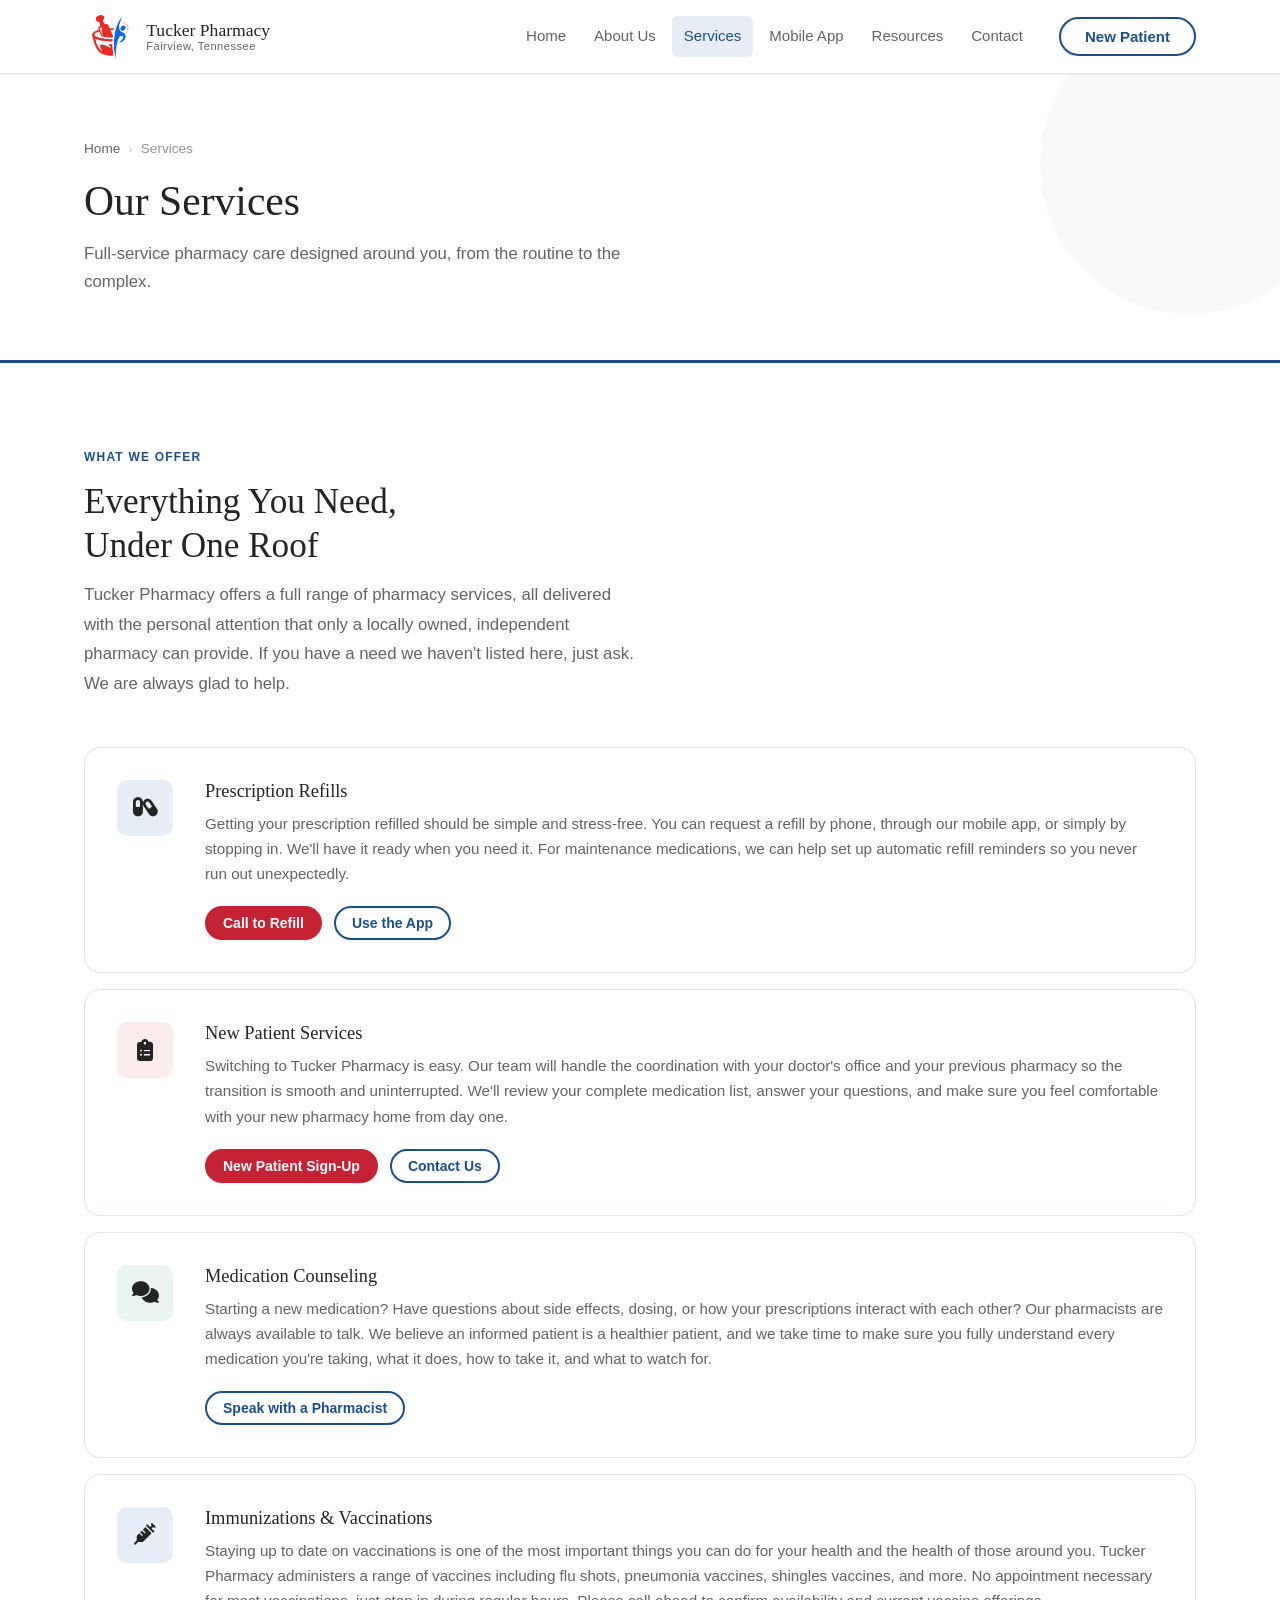
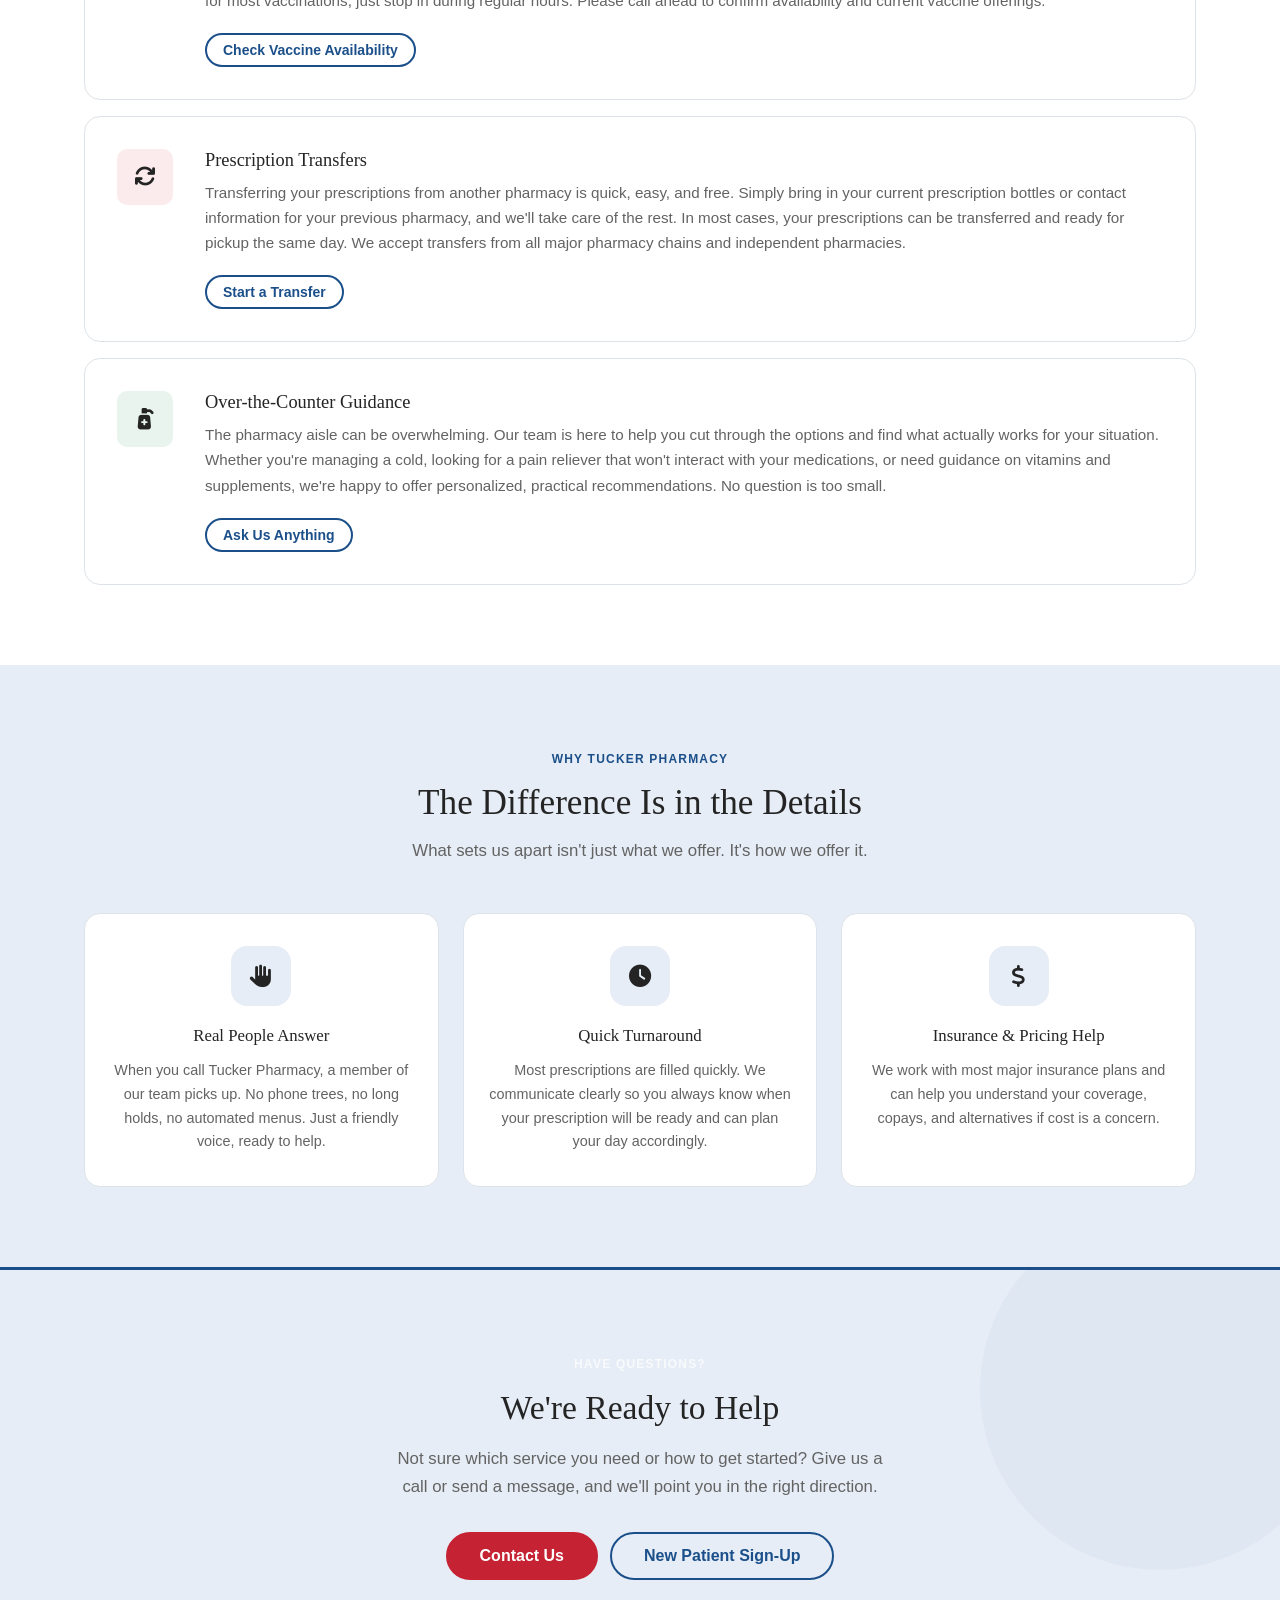
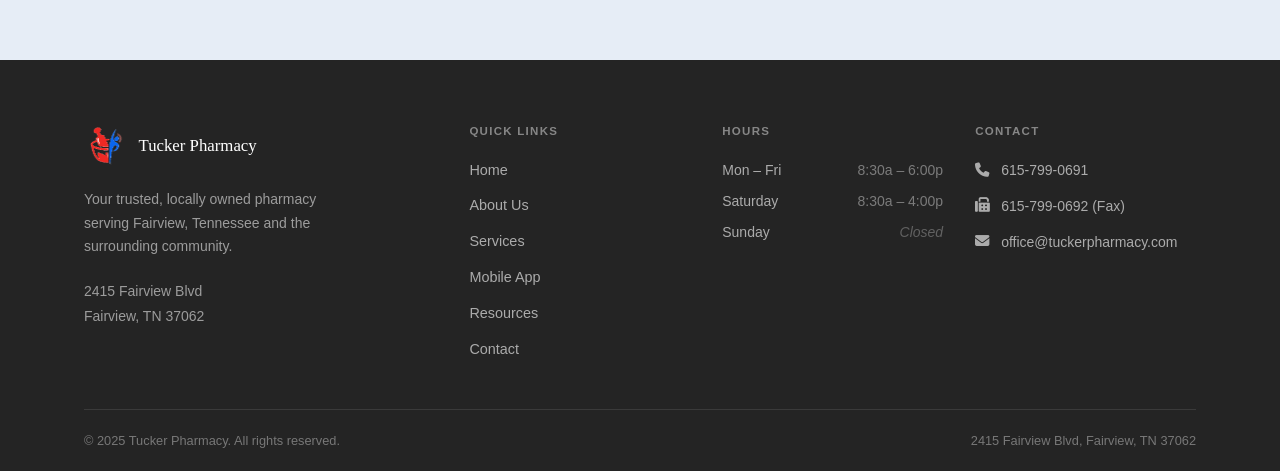
<file: services.html>
<!DOCTYPE html>
<html lang="en">
<head>
  <meta charset="UTF-8" />
  <meta name="viewport" content="width=device-width, initial-scale=1.0" />
  <meta name="description" content="Tucker Pharmacy in Fairview, TN offers prescription refills, medication counseling, immunizations, prescription transfers, and more. Personalized care from a local team." />
  <title>Services | Tucker Pharmacy</title>
  <link rel="stylesheet" href="styles.css" />
  <link rel="stylesheet" href="https://cdnjs.cloudflare.com/ajax/libs/font-awesome/6.5.1/css/all.min.css" />
</head>
<body>

  <!-- ============================================================
       SITE HEADER
       ============================================================ -->
  <header class="site-header">
    <div class="container header-inner">

      <a href="index.html" class="logo" aria-label="Tucker Pharmacy Home">
        <img src="assets/pharmacy-logo.png" alt="" class="logo-mark" />
        <div class="logo-text">
          <span class="logo-name">Tucker Pharmacy</span>
          <span class="logo-tagline">Fairview, Tennessee</span>
        </div>
      </a>

      <nav class="main-nav" id="main-nav" aria-label="Main navigation">
        <ul class="nav-list">
          <li><a href="index.html">Home</a></li>
          <li><a href="about.html">About Us</a></li>
          <li><a href="services.html">Services</a></li>
          <li><a href="mobile-app.html">Mobile App</a></li>
          <li><a href="resources.html">Resources</a></li>
          <li><a href="contact.html">Contact</a></li>
        </ul>
        <div class="nav-mobile-actions">
          <a href="contact.html#new-patient-request" class="btn btn-outline btn-lg">New Patient Sign-Up</a>
        </div>
      </nav>

      <div class="header-actions">
        <a href="contact.html#new-patient-request" class="btn btn-outline">New Patient</a>
      </div>

      <button
        class="mobile-menu-toggle"
        id="mobile-menu-toggle"
        aria-controls="main-nav"
        aria-expanded="false"
        aria-label="Toggle navigation menu"
      >
        <span></span>
        <span></span>
        <span></span>
      </button>

    </div>
  </header>
  <!-- END SITE HEADER -->


  <main>

    <!-- ────────────────────────────────────────────────────────
         PAGE HERO
         ──────────────────────────────────────────────────────── -->
    <section class="page-hero" aria-labelledby="page-title">
      <div class="container page-hero-inner">
        <nav class="breadcrumb" aria-label="Breadcrumb">
          <a href="index.html">Home</a>
          <span class="breadcrumb-sep" aria-hidden="true">›</span>
          <span aria-current="page">Services</span>
        </nav>
        <h1 id="page-title">Our Services</h1>
        <p>Full-service pharmacy care designed around you, from the routine to the complex.</p>
      </div>
    </section>
    <!-- END PAGE HERO -->


    <!-- ────────────────────────────────────────────────────────
         SERVICES INTRO
         ──────────────────────────────────────────────────────── -->
    <section class="section section--white" aria-labelledby="services-intro-heading">
      <div class="container">
        <div class="section-header">
          <span class="section-label">What We Offer</span>
          <h2 id="services-intro-heading">Everything You Need,<br>Under One Roof</h2>
          <p class="content-lead">
            Tucker Pharmacy offers a full range of pharmacy services, all delivered with the
            personal attention that only a locally owned, independent pharmacy can provide.
            If you have a need we haven't listed here, just ask. We are always glad to help.
          </p>
        </div>

        <div class="service-list">

          <!-- Prescription Refills -->
          <article class="service-item" aria-labelledby="svc-refills">
            <div class="service-item-icon" aria-hidden="true"><i class="fa-solid fa-capsules"></i></div>
            <div class="service-item-body">
              <h3 id="svc-refills">Prescription Refills</h3>
              <p>
                Getting your prescription refilled should be simple and stress-free. You can
                request a refill by phone, through our mobile app, or simply by stopping in.
                We'll have it ready when you need it. For maintenance medications, we can help
                set up automatic refill reminders so you never run out unexpectedly.
              </p>
              <div class="btn-group">
                <a href="tel:6157990691" class="btn btn-accent btn-sm">Call to Refill</a>
                <a href="mobile-app.html" class="btn btn-outline btn-sm">Use the App</a>
              </div>
            </div>
          </article>

          <!-- New Patient Services -->
          <article class="service-item" aria-labelledby="svc-new-patients">
            <div class="service-item-icon service-item-icon--accent" aria-hidden="true"><i class="fa-solid fa-clipboard-list"></i></div>
            <div class="service-item-body">
              <h3 id="svc-new-patients">New Patient Services</h3>
              <p>
                Switching to Tucker Pharmacy is easy. Our team will handle the coordination
                with your doctor's office and your previous pharmacy so the transition is
                smooth and uninterrupted. We'll review your complete medication list, answer
                your questions, and make sure you feel comfortable with your new pharmacy home
                from day one.
              </p>
              <div class="btn-group">
                <a href="contact.html#new-patient-request" class="btn btn-accent btn-sm">New Patient Sign-Up</a>
                <a href="contact.html" class="btn btn-outline btn-sm">Contact Us</a>
              </div>
            </div>
          </article>

          <!-- Medication Counseling -->
          <article class="service-item" aria-labelledby="svc-counseling">
            <div class="service-item-icon service-item-icon--green" aria-hidden="true"><i class="fa-solid fa-comments"></i></div>
            <div class="service-item-body">
              <h3 id="svc-counseling">Medication Counseling</h3>
              <p>
                Starting a new medication? Have questions about side effects, dosing, or how
                your prescriptions interact with each other? Our pharmacists are always
                available to talk. We believe an informed patient is a healthier patient, and
                we take time to make sure you fully understand every medication you're taking,
                what it does, how to take it, and what to watch for.
              </p>
              <a href="contact.html" class="btn btn-outline btn-sm">Speak with a Pharmacist</a>
            </div>
          </article>

          <!-- Immunizations -->
          <article class="service-item" aria-labelledby="svc-immunizations">
            <div class="service-item-icon" aria-hidden="true"><i class="fa-solid fa-syringe"></i></div>
            <div class="service-item-body">
              <h3 id="svc-immunizations">Immunizations &amp; Vaccinations</h3>
              <p>
                Staying up to date on vaccinations is one of the most important things you
                can do for your health and the health of those around you. Tucker Pharmacy
                administers a range of vaccines including flu shots, pneumonia vaccines,
                shingles vaccines, and more. No appointment necessary for most vaccinations,
                just stop in during regular hours. Please call ahead to confirm availability
                and current vaccine offerings.
              </p>
              <a href="contact.html" class="btn btn-outline btn-sm">Check Vaccine Availability</a>
            </div>
          </article>

          <!-- Prescription Transfers -->
          <article class="service-item" aria-labelledby="svc-transfers">
            <div class="service-item-icon service-item-icon--accent" aria-hidden="true"><i class="fa-solid fa-arrows-rotate"></i></div>
            <div class="service-item-body">
              <h3 id="svc-transfers">Prescription Transfers</h3>
              <p>
                Transferring your prescriptions from another pharmacy is quick, easy, and
                free. Simply bring in your current prescription bottles or contact information
                for your previous pharmacy, and we'll take care of the rest. In most cases,
                your prescriptions can be transferred and ready for pickup the same day.
                We accept transfers from all major pharmacy chains and independent pharmacies.
              </p>
              <a href="contact.html" class="btn btn-outline btn-sm">Start a Transfer</a>
            </div>
          </article>

          <!-- Over-the-Counter Guidance -->
          <article class="service-item" aria-labelledby="svc-otc">
            <div class="service-item-icon service-item-icon--green" aria-hidden="true"><i class="fa-solid fa-pump-medical"></i></div>
            <div class="service-item-body">
              <h3 id="svc-otc">Over-the-Counter Guidance</h3>
              <p>
                The pharmacy aisle can be overwhelming. Our team is here to help you cut
                through the options and find what actually works for your situation. Whether
                you're managing a cold, looking for a pain reliever that won't interact with
                your medications, or need guidance on vitamins and supplements, we're happy
                to offer personalized, practical recommendations. No question is too small.
              </p>
              <a href="contact.html" class="btn btn-outline btn-sm">Ask Us Anything</a>
            </div>
          </article>

        </div>
      </div>
    </section>
    <!-- END SERVICES INTRO -->


    <!-- ────────────────────────────────────────────────────────
         QUICK HIGHLIGHTS
         ──────────────────────────────────────────────────────── -->
    <section class="section section--alt" aria-labelledby="highlights-heading">
      <div class="container">
        <div class="section-header section-header--center">
          <span class="section-label">Why Tucker Pharmacy</span>
          <h2 id="highlights-heading">The Difference Is in the Details</h2>
          <p>What sets us apart isn't just what we offer. It's how we offer it.</p>
        </div>

        <div class="grid-3">

          <div class="feature-card">
            <div class="feature-card-icon" aria-hidden="true"><i class="fa-solid fa-hand"></i></div>
            <h3>Real People Answer</h3>
            <p>
              When you call Tucker Pharmacy, a member of our team picks up. No phone trees,
              no long holds, no automated menus. Just a friendly voice, ready to help.
            </p>
          </div>

          <div class="feature-card">
            <div class="feature-card-icon" aria-hidden="true"><i class="fa-solid fa-clock"></i></div>
            <h3>Quick Turnaround</h3>
            <p>
              Most prescriptions are filled quickly. We communicate clearly so you always
              know when your prescription will be ready and can plan your day accordingly.
            </p>
          </div>

          <div class="feature-card">
            <div class="feature-card-icon" aria-hidden="true"><i class="fa-solid fa-dollar-sign"></i></div>
            <h3>Insurance &amp; Pricing Help</h3>
            <p>
              We work with most major insurance plans and can help you understand your
              coverage, copays, and alternatives if cost is a concern.
            </p>
          </div>

        </div>
      </div>
    </section>
    <!-- END QUICK HIGHLIGHTS -->


    <!-- ────────────────────────────────────────────────────────
         CTA STRIP
         ──────────────────────────────────────────────────────── -->
    <section class="cta-strip" aria-labelledby="services-cta-heading">
      <div class="container">
        <span class="section-label section-label--light">Have Questions?</span>
        <h2 id="services-cta-heading">We're Ready to Help</h2>
        <p>
          Not sure which service you need or how to get started? Give us a call or
          send a message, and we'll point you in the right direction.
        </p>
        <div class="btn-group">
          <a href="contact.html" class="btn btn-accent btn-lg">Contact Us</a>
          <a href="contact.html#new-patient-request" class="btn btn-outline btn-lg">New Patient Sign-Up</a>
        </div>
      </div>
    </section>
    <!-- END CTA STRIP -->

  </main>


  <!-- ============================================================
       SITE FOOTER
       ============================================================ -->
  <footer class="site-footer" aria-label="Site footer">
    <div class="container">
      <div class="footer-grid">

        <div class="footer-col">
          <a href="index.html" class="footer-logo" aria-label="Tucker Pharmacy Home">
            <img src="assets/pharmacy-logo.png" alt="" class="footer-logo-mark" />
            <span class="footer-logo-name">Tucker Pharmacy</span>
          </a>
          <p class="footer-tagline">
            Your trusted, locally owned pharmacy serving Fairview, Tennessee
            and the surrounding community.
          </p>
          <address class="footer-address">
            2415 Fairview Blvd<br>
            Fairview, TN 37062
          </address>
        </div>

        <div class="footer-col">
          <h4>Quick Links</h4>
          <nav class="footer-links" aria-label="Footer navigation">
            <a href="index.html">Home</a>
            <a href="about.html">About Us</a>
            <a href="services.html">Services</a>
            <a href="mobile-app.html">Mobile App</a>
            <a href="resources.html">Resources</a>
            <a href="contact.html">Contact</a>
          </nav>
        </div>

        <div class="footer-col">
          <h4>Hours</h4>
          <div class="footer-hours">
            <div class="footer-hours-row">
              <span>Mon – Fri</span>
              <span>8:30a – 6:00p</span>
            </div>
            <div class="footer-hours-row">
              <span>Saturday</span>
              <span>8:30a – 4:00p</span>
            </div>
            <div class="footer-hours-row">
              <span>Sunday</span>
              <span class="closed">Closed</span>
            </div>
          </div>
        </div>

        <div class="footer-col">
          <h4>Contact</h4>
          <div class="footer-contact-links">
            <a href="tel:6157990691" class="footer-contact-link">
              <span aria-hidden="true"><i class="fa-solid fa-phone"></i></span> 615-799-0691
            </a>
            <a href="tel:6157990692" class="footer-contact-link">
              <span aria-hidden="true"><i class="fa-solid fa-fax"></i></span> 615-799-0692 (Fax)
            </a>
            <a href="mailto:office@tuckerpharmacy.com" class="footer-contact-link">
              <span aria-hidden="true"><i class="fa-solid fa-envelope"></i></span> office@tuckerpharmacy.com
            </a>
          </div>
        </div>

      </div>

      <div class="footer-bottom">
        <span>&copy; 2025 Tucker Pharmacy. All rights reserved.</span>
        <span>2415 Fairview Blvd, Fairview, TN 37062</span>
      </div>
    </div>
  </footer>
  <!-- END SITE FOOTER -->


  <script src="script.js"></script>
</body>
</html>
</file>
<file: styles.css>
/* ==================================================
   Tucker Pharmacy - Main Stylesheet
   styles.css
   ==================================================

   Table of Contents
   -------------------------------------------------
   1.  CSS Custom Properties
   2.  Reset & Base
   3.  Typography
   4.  Container & Layout
   5.  Buttons
   6.  Site Header & Logo
   7.  Navigation
   8.  Mobile Menu Toggle
   9.  Home Hero
   10. Quick Action Cards
   11. Welcome / Trust Section
   12. Hours Section
   13. Contact Info Strip
   14. CTA Strip
   15. Subpage Hero (Interior Pages)
   16. Content Sections (Shared)
   17. Service Items
   18. Value / Feature Cards
   19. About Page
   20. Mobile App Page
   21. Resources & FAQ Page
   22. Contact Page
   23. Contact Form
   24. Map Placeholder
   25. Site Footer
   26. Utilities
   27. Responsive - Tablet (max-width: 960px)
   28. Responsive - Mobile (max-width: 640px)
   ================================================== */


/* ─── 1. CSS Custom Properties ─────────────────────────────── */

:root {
  /* Brand colors */
  --clr-primary:         #1B4F8A;
  --clr-primary-dark:    #153E6E;
  --clr-primary-darker:  #0E2A4D;
  --clr-primary-light:   #E6EDF6;

  --clr-accent:          #C52233;
  --clr-accent-dark:     #A41C2B;
  --clr-accent-light:    #FCEBED;

  --clr-green:           #3A7855;
  --clr-green-light:     #E8F4ED;

  /* Neutrals */
  --clr-text:            #242424;
  --clr-text-muted:      #636363;
  --clr-text-light:      #939393;
  --clr-bg:              #FFFFFF;
  --clr-bg-alt:          #E6EDF6;
  --clr-white:           #FFFFFF;
  --clr-border:          #DDE3E8;
  --clr-border-dark:     #C5CDD4;

  /* Spacing scale */
  --sp-1:   0.25rem;
  --sp-2:   0.5rem;
  --sp-3:   0.75rem;
  --sp-4:   1rem;
  --sp-5:   1.25rem;
  --sp-6:   1.5rem;
  --sp-8:   2rem;
  --sp-10:  2.5rem;
  --sp-12:  3rem;
  --sp-16:  4rem;
  --sp-20:  5rem;
  --sp-24:  6rem;

  /* Border radius */
  --r-xs:   4px;
  --r-sm:   6px;
  --r:      10px;
  --r-lg:   16px;
  --r-xl:   24px;
  --r-full: 9999px;

  /* Shadows */
  --sh-xs: 0 1px 3px rgba(0, 0, 0, 0.07);
  --sh-sm: 0 2px 8px rgba(0, 0, 0, 0.09);
  --sh:    0 4px 16px rgba(0, 0, 0, 0.11);
  --sh-md: 0 8px 24px rgba(0, 0, 0, 0.13);
  --sh-lg: 0 16px 48px rgba(0, 0, 0, 0.15);

  /* Typography */
  --font-body:  -apple-system, BlinkMacSystemFont, 'Segoe UI', Roboto,
                Oxygen-Sans, Ubuntu, Cantarell, 'Helvetica Neue', sans-serif;
  --font-serif: Georgia, 'Palatino Linotype', 'Book Antiqua', Palatino, serif;

  /* Layout */
  --max-w:  1160px;
  --hdr-h:  74px;

  /* Transitions */
  --tr:      0.18s ease;
  --tr-slow: 0.30s ease;
}


/* ─── 2. Reset & Base ───────────────────────────────────────── */

*,
*::before,
*::after {
  box-sizing: border-box;
  margin: 0;
  padding: 0;
}

html {
  scroll-behavior: smooth;
  -webkit-text-size-adjust: 100%;
}

body {
  font-family: var(--font-body);
  font-size: 1rem;
  line-height: 1.65;
  color: var(--clr-text);
  background-color: var(--clr-bg);
  -webkit-font-smoothing: antialiased;
  -moz-osx-font-smoothing: grayscale;
}

body.nav-is-open {
  overflow: hidden;
}

img {
  max-width: 100%;
  height: auto;
  display: block;
}

a {
  color: var(--clr-primary);
  text-decoration: none;
  transition: color var(--tr);
}

a:hover {
  color: var(--clr-primary-dark);
}

ul,
ol {
  list-style: none;
}

table {
  border-collapse: collapse;
  width: 100%;
}

input,
textarea,
select,
button {
  font-family: inherit;
  font-size: inherit;
}


/* ─── 3. Typography ─────────────────────────────────────────── */

h1,
h2,
h3,
h4,
h5,
h6 {
  font-family: var(--font-serif);
  line-height: 1.25;
  color: var(--clr-text);
  font-weight: normal;
}

h1 { font-size: clamp(2rem, 5vw, 3rem); }
h2 { font-size: clamp(1.6rem, 3.5vw, 2.2rem); }
h3 { font-size: clamp(1.15rem, 2.5vw, 1.5rem); }
h4 { font-size: 1rem;      font-family: var(--font-body); font-weight: 700; }
h5 { font-size: 0.9375rem; font-family: var(--font-body); font-weight: 700; }

p {
  margin-bottom: var(--sp-4);
  color: var(--clr-text-muted);
  max-width: 68ch;
}

p:last-child {
  margin-bottom: 0;
}

strong {
  color: var(--clr-text);
  font-weight: 600;
}

/* Eyebrow / section labels */
.section-label {
  display: inline-block;
  font-family: var(--font-body);
  font-size: 0.75rem;
  font-weight: 700;
  letter-spacing: 0.1em;
  text-transform: uppercase;
  color: var(--clr-primary);
  margin-bottom: var(--sp-3);
}

.section-label--accent {
  color: var(--clr-accent);
}

.section-label--light {
  color: rgba(255, 255, 255, 0.70);
}


/* ─── 4. Container & Layout ─────────────────────────────────── */

.container {
  width: 100%;
  max-width: var(--max-w);
  margin-left: auto;
  margin-right: auto;
  padding-left: var(--sp-6);
  padding-right: var(--sp-6);
}

.section {
  padding-top: var(--sp-20);
  padding-bottom: var(--sp-20);
}

.section--sm {
  padding-top: var(--sp-12);
  padding-bottom: var(--sp-12);
}

.section--lg {
  padding-top: var(--sp-24);
  padding-bottom: var(--sp-24);
}

.section--alt   { background-color: var(--clr-bg-alt); }
.section--white { background-color: var(--clr-white); }
.section--primary { background-color: var(--clr-primary-light); color: var(--clr-text); }
.section--dark    { background-color: #242424; color: var(--clr-white); }

.section-header {
  margin-bottom: var(--sp-12);
}

.section-header h2 {
  margin-bottom: var(--sp-3);
}

.section-header p {
  font-size: 1.05rem;
  max-width: 60ch;
}

.section-header--center {
  text-align: center;
}

.section-header--center p {
  margin-left: auto;
  margin-right: auto;
}

/* Grid helpers */
.grid-2 {
  display: grid;
  grid-template-columns: 1fr 1fr;
  gap: var(--sp-8);
  align-items: start;
}

.grid-3 {
  display: grid;
  grid-template-columns: repeat(3, 1fr);
  gap: var(--sp-6);
}

.grid-4 {
  display: grid;
  grid-template-columns: repeat(4, 1fr);
  gap: var(--sp-6);
}


/* ─── 5. Buttons ────────────────────────────────────────────── */

.btn {
  display: inline-flex;
  align-items: center;
  justify-content: center;
  gap: var(--sp-2);
  padding: 0.625rem var(--sp-6);
  border: 2px solid transparent;
  border-radius: var(--r-full);
  font-family: var(--font-body);
  font-size: 0.9375rem;
  font-weight: 600;
  line-height: 1;
  cursor: pointer;
  text-decoration: none;
  white-space: nowrap;
  transition: background-color var(--tr), color var(--tr),
              border-color var(--tr), transform var(--tr), box-shadow var(--tr);
  -webkit-user-select: none;
  user-select: none;
}

.btn:focus-visible {
  outline: 3px solid var(--clr-accent);
  outline-offset: 3px;
}

.btn:active {
  transform: translateY(1px);
}

/* Primary - teal fill */
.btn-primary {
  background-color: var(--clr-primary);
  border-color: var(--clr-primary);
  color: var(--clr-white);
}

.btn-primary:hover {
  background-color: var(--clr-primary-dark);
  border-color: var(--clr-primary-dark);
  color: var(--clr-white);
  box-shadow: var(--sh-sm);
}

/* Accent - orange fill (main CTA) */
.btn-accent {
  background-color: var(--clr-accent);
  border-color: var(--clr-accent);
  color: var(--clr-white);
}

.btn-accent:hover {
  background-color: var(--clr-accent-dark);
  border-color: var(--clr-accent-dark);
  color: var(--clr-white);
  box-shadow: var(--sh-sm);
}

/* Outline - teal border on light background */
.btn-outline {
  background-color: transparent;
  border-color: var(--clr-primary);
  color: var(--clr-primary);
}

.btn-outline:hover {
  background-color: var(--clr-primary);
  color: var(--clr-white);
}

/* Outline white - white border on dark background */
.btn-outline-white {
  background-color: transparent;
  border-color: rgba(255, 255, 255, 0.70);
  color: var(--clr-white);
}

.btn-outline-white:hover {
  background-color: var(--clr-white);
  border-color: var(--clr-white);
  color: var(--clr-primary-dark);
}

/* Green - used for the TennCare Diaper Benefit callout */
.btn-green {
  background-color: var(--clr-green);
  border-color: var(--clr-green);
  color: var(--clr-white);
}

.btn-green:hover {
  background-color: #2E6044;
  border-color: #2E6044;
  color: var(--clr-white);
  box-shadow: var(--sh-sm);
}

/* Ghost */
.btn-ghost {
  background-color: transparent;
  border-color: transparent;
  color: var(--clr-primary);
  padding-left: var(--sp-3);
  padding-right: var(--sp-3);
}

.btn-ghost:hover {
  background-color: var(--clr-primary-light);
  color: var(--clr-primary-dark);
}

/* Sizes */
.btn-sm {
  padding: var(--sp-2) var(--sp-4);
  font-size: 0.875rem;
}

.btn-lg {
  padding: 0.875rem var(--sp-8);
  font-size: 1rem;
}

/* Button group */
.btn-group {
  display: flex;
  flex-wrap: wrap;
  gap: var(--sp-3);
  align-items: center;
}


/* ─── 6. Site Header & Logo ─────────────────────────────────── */

.site-header {
  position: sticky;
  top: 0;
  left: 0;
  right: 0;
  z-index: 100;
  height: var(--hdr-h);
  background-color: var(--clr-white);
  border-bottom: 1px solid var(--clr-border);
  box-shadow: var(--sh-xs);
}

.header-inner {
  display: flex;
  align-items: center;
  gap: var(--sp-6);
  height: 100%;
}

.logo {
  display: flex;
  align-items: center;
  gap: var(--sp-3);
  text-decoration: none;
  flex-shrink: 0;
}

.logo-mark {
  width: auto;
  height: 52px;
  object-fit: contain;
  display: block;
  flex-shrink: 0;
  transition: opacity var(--tr);
}

.logo:hover .logo-mark {
  opacity: 0.85;
}

.logo-text {
  display: flex;
  flex-direction: column;
  line-height: 1.15;
}

.logo-name {
  font-family: var(--font-serif);
  font-size: 1.1rem;
  color: var(--clr-text);
  font-weight: normal;
  transition: color var(--tr);
}

.logo-tagline {
  font-size: 0.7rem;
  color: var(--clr-text-muted);
  letter-spacing: 0.04em;
}

.logo:hover .logo-name {
  color: var(--clr-primary);
}


/* ─── 7. Navigation ─────────────────────────────────────────── */

.main-nav {
  margin-left: auto;
}

.nav-list {
  display: flex;
  align-items: center;
  gap: var(--sp-1);
}

.nav-list a {
  display: block;
  padding: var(--sp-2) var(--sp-3);
  font-size: 0.9375rem;
  font-weight: 500;
  color: var(--clr-text-muted);
  border-radius: var(--r-sm);
  text-decoration: none;
  transition: color var(--tr), background-color var(--tr);
}

.nav-list a:hover,
.nav-list a.active {
  color: var(--clr-primary);
  background-color: var(--clr-primary-light);
}

.header-actions {
  display: flex;
  align-items: center;
  gap: var(--sp-3);
  flex-shrink: 0;
}

/* Mobile actions shown inside the open nav panel */
.nav-mobile-actions {
  display: none;
}


/* ─── 8. Mobile Menu Toggle ─────────────────────────────────── */

.mobile-menu-toggle {
  display: none;
  flex-direction: column;
  justify-content: center;
  gap: 5px;
  width: 40px;
  height: 40px;
  background: none;
  border: none;
  border-radius: var(--r-sm);
  cursor: pointer;
  padding: var(--sp-2);
  margin-left: auto;
  flex-shrink: 0;
  transition: background-color var(--tr);
}

.mobile-menu-toggle:hover {
  background-color: var(--clr-primary-light);
}

.mobile-menu-toggle span {
  display: block;
  width: 100%;
  height: 2px;
  background-color: var(--clr-text);
  border-radius: 2px;
  transition: transform var(--tr), opacity var(--tr);
  transform-origin: center;
}

.mobile-menu-toggle.is-active span:nth-child(1) {
  transform: translateY(7px) rotate(45deg);
}

.mobile-menu-toggle.is-active span:nth-child(2) {
  opacity: 0;
  transform: scaleX(0);
}

.mobile-menu-toggle.is-active span:nth-child(3) {
  transform: translateY(-7px) rotate(-45deg);
}


/* ─── 9. Home Hero ──────────────────────────────────────────── */

.hero {
  background: var(--clr-white);
  color: var(--clr-text);
  border-bottom: 3px solid var(--clr-primary);
  padding: var(--sp-24) 0;
  position: relative;
  overflow: hidden;
}

/* Decorative background shapes */
.hero::before {
  content: '';
  position: absolute;
  top: -80px;
  right: -80px;
  width: 440px;
  height: 440px;
  background: rgba(27, 79, 138, 0.03);
  border-radius: 50%;
  pointer-events: none;
}

.hero::after {
  content: '';
  position: absolute;
  bottom: -100px;
  left: 8%;
  width: 320px;
  height: 320px;
  background: rgba(27, 79, 138, 0.03);
  border-radius: 50%;
  pointer-events: none;
}

.hero-inner {
  position: relative;
  z-index: 1;
  max-width: 720px;
}

.hero-badge {
  display: inline-flex;
  align-items: center;
  gap: var(--sp-2);
  background: var(--clr-primary-light);
  border: 1px solid var(--clr-border);
  border-radius: var(--r-full);
  padding: var(--sp-2) var(--sp-4);
  font-size: 0.78rem;
  font-weight: 700;
  letter-spacing: 0.07em;
  text-transform: uppercase;
  color: var(--clr-primary);
  margin-bottom: var(--sp-5);
}

.hero-badge-dot {
  width: 7px;
  height: 7px;
  background-color: var(--clr-primary);
  border-radius: 50%;
  display: inline-block;
  flex-shrink: 0;
}

.hero h1 {
  color: var(--clr-text);
  margin-bottom: var(--sp-5);
  font-size: clamp(2.1rem, 5vw, 3.25rem);
  line-height: 1.18;
}

.hero-sub {
  font-size: 1.1rem;
  color: var(--clr-text-muted);
  max-width: 55ch;
  line-height: 1.75;
  margin-bottom: var(--sp-8);
}

.hero-actions {
  display: flex;
  flex-wrap: wrap;
  gap: var(--sp-3);
  align-items: center;
  margin-bottom: var(--sp-8);
}

.hero-note {
  font-size: 0.875rem;
  color: var(--clr-text-light);
  border-top: 1px solid var(--clr-border);
  padding-top: var(--sp-5);
}

.hero-note strong {
  color: var(--clr-text-muted);
}


/* ─── 10. Quick Action Cards ────────────────────────────────── */

.action-cards {
  display: grid;
  grid-template-columns: repeat(3, 1fr);
  gap: var(--sp-5);
}

.action-card {
  background-color: var(--clr-white);
  border-radius: var(--r-lg);
  box-shadow: var(--sh);
  padding: var(--sp-8) var(--sp-6);
  text-align: center;
  text-decoration: none;
  color: var(--clr-text);
  border: 1px solid var(--clr-border);
  display: flex;
  flex-direction: column;
  align-items: center;
  gap: var(--sp-3);
  transition: transform var(--tr-slow), box-shadow var(--tr-slow), border-color var(--tr);
}

.action-card:hover {
  transform: translateY(-5px);
  box-shadow: var(--sh-lg);
  border-color: var(--clr-primary);
  color: var(--clr-text);
}

.action-card-icon {
  width: 56px;
  height: 56px;
  border-radius: var(--r);
  display: flex;
  align-items: center;
  justify-content: center;
  font-size: 1.4rem;
  flex-shrink: 0;
}

.action-card-icon--primary { background-color: var(--clr-primary-light); color: var(--clr-primary); }
.action-card-icon--accent  { background-color: var(--clr-accent-light);  color: var(--clr-accent); }
.action-card-icon--green   { background-color: var(--clr-green-light);   color: var(--clr-green); }

.action-card h3 {
  font-family: var(--font-body);
  font-size: 0.9375rem;
  font-weight: 700;
  color: var(--clr-text);
  line-height: 1.3;
}

.action-card p {
  font-size: 0.875rem;
  color: var(--clr-text-muted);
  margin: 0;
  max-width: none;
  line-height: 1.55;
}

.action-card-arrow {
  font-size: 1rem;
  color: var(--clr-primary);
  font-weight: 700;
  margin-top: var(--sp-1);
}


/* ─── 11. Welcome / Trust Section ───────────────────────────── */

.welcome-grid {
  display: grid;
  grid-template-columns: 1fr 1fr;
  gap: var(--sp-12);
  align-items: start;
}

.welcome-text h2 {
  margin-bottom: var(--sp-5);
}

.trust-points {
  display: flex;
  flex-direction: column;
  gap: var(--sp-6);
}

.trust-point {
  display: flex;
  gap: var(--sp-4);
  align-items: flex-start;
}

.trust-point-icon {
  width: 44px;
  height: 44px;
  flex-shrink: 0;
  background-color: var(--clr-primary-light);
  border-radius: var(--r);
  display: flex;
  align-items: center;
  justify-content: center;
  font-size: 1.15rem;
}

.trust-point-body h4 {
  margin-bottom: var(--sp-1);
}

.trust-point-body p {
  font-size: 0.9rem;
  margin: 0;
  max-width: none;
}


/* ─── 12. Hours Section ─────────────────────────────────────── */

.hours-grid {
  display: grid;
  grid-template-columns: 1fr 1fr;
  gap: var(--sp-12);
  align-items: start;
}

.hours-info h2 {
  margin-bottom: var(--sp-5);
}

.hours-table-wrap {
  overflow-x: auto;
}

.hours-table {
  width: 100%;
  border-radius: var(--r);
  overflow: hidden;
  box-shadow: var(--sh-sm);
  background-color: var(--clr-white);
}

.hours-table tr {
  border-bottom: 1px solid var(--clr-border);
}

.hours-table tr:last-child {
  border-bottom: none;
}

.hours-table td {
  padding: var(--sp-4) var(--sp-5);
  font-size: 0.9375rem;
}

.hours-table td:first-child {
  font-weight: 600;
  color: var(--clr-text);
  width: 50%;
}

.hours-table td:last-child {
  color: var(--clr-text-muted);
  text-align: right;
}

.hours-closed {
  color: var(--clr-text-light) !important;
  font-style: italic;
}

.hours-contact-links {
  display: flex;
  flex-direction: column;
  gap: var(--sp-3);
  margin-top: var(--sp-6);
}

.hours-contact-link {
  display: flex;
  align-items: center;
  gap: var(--sp-3);
  font-size: 0.9375rem;
  font-weight: 500;
  color: var(--clr-text);
  text-decoration: none;
  padding: var(--sp-3) var(--sp-4);
  background-color: var(--clr-white);
  border-radius: var(--r);
  border: 1px solid var(--clr-border);
  transition: border-color var(--tr), box-shadow var(--tr), color var(--tr);
}

.hours-contact-link:hover {
  border-color: var(--clr-primary);
  box-shadow: var(--sh-sm);
  color: var(--clr-primary);
}

.hours-contact-link span {
  font-size: 1rem;
}


/* ─── 13. Contact Info Strip ────────────────────────────────── */

.contact-strip {
  background-color: var(--clr-white);
  border-top: 1px solid var(--clr-border);
  border-bottom: 1px solid var(--clr-border);
}

.contact-strip-inner {
  display: flex;
  align-items: center;
  justify-content: space-between;
  gap: var(--sp-6);
  flex-wrap: wrap;
  padding: var(--sp-8) 0;
}

.contact-strip-item {
  display: flex;
  align-items: center;
  gap: var(--sp-3);
  font-size: 0.9375rem;
}

.contact-strip-icon {
  width: 38px;
  height: 38px;
  background-color: var(--clr-primary-light);
  border-radius: var(--r);
  display: flex;
  align-items: center;
  justify-content: center;
  font-size: 0.95rem;
  flex-shrink: 0;
}

.contact-strip-item strong {
  display: block;
  font-size: 0.72rem;
  text-transform: uppercase;
  letter-spacing: 0.06em;
  color: var(--clr-text-light);
  margin-bottom: 2px;
  font-weight: 700;
}

.contact-strip-item a,
.contact-strip-item span {
  color: var(--clr-text);
  font-weight: 500;
}

.contact-strip-item a:hover {
  color: var(--clr-primary);
}


/* ─── 14. CTA Strip ─────────────────────────────────────────── */

.cta-strip {
  background: var(--clr-primary-light);
  color: var(--clr-text);
  border-top: 3px solid var(--clr-primary);
  padding: var(--sp-20) 0;
  text-align: center;
  position: relative;
  overflow: hidden;
}

.cta-strip::before {
  content: '';
  position: absolute;
  top: -60px;
  right: -60px;
  width: 360px;
  height: 360px;
  background: rgba(27, 79, 138, 0.03);
  border-radius: 50%;
  pointer-events: none;
}

.cta-strip h2 {
  color: var(--clr-text);
  margin-bottom: var(--sp-4);
  font-size: clamp(1.5rem, 3.5vw, 2.1rem);
  position: relative;
  z-index: 1;
}

.cta-strip p {
  color: var(--clr-text-muted);
  max-width: 54ch;
  margin-left: auto;
  margin-right: auto;
  margin-bottom: var(--sp-8);
  font-size: 1.05rem;
  position: relative;
  z-index: 1;
}

.cta-strip .btn-group {
  justify-content: center;
  position: relative;
  z-index: 1;
}


/* ─── 15. Subpage Hero ──────────────────────────────────────── */

.page-hero {
  background: var(--clr-white);
  color: var(--clr-text);
  border-bottom: 3px solid var(--clr-primary);
  padding: var(--sp-16) 0;
  position: relative;
  overflow: hidden;
}

.page-hero::before {
  content: '';
  position: absolute;
  top: -60px;
  right: -60px;
  width: 300px;
  height: 300px;
  background: rgba(27, 79, 138, 0.03);
  border-radius: 50%;
  pointer-events: none;
}

.page-hero-inner {
  position: relative;
  z-index: 1;
}

.page-hero h1 {
  color: var(--clr-text);
  margin-bottom: var(--sp-3);
  font-size: clamp(1.8rem, 4vw, 2.6rem);
}

.page-hero p {
  color: var(--clr-text-muted);
  font-size: 1.05rem;
  max-width: 58ch;
  margin: 0;
}

.breadcrumb {
  display: flex;
  align-items: center;
  gap: var(--sp-2);
  font-size: 0.85rem;
  color: var(--clr-text-light);
  margin-bottom: var(--sp-4);
}

.breadcrumb a {
  color: var(--clr-text-muted);
  text-decoration: none;
  transition: color var(--tr);
}

.breadcrumb a:hover {
  color: var(--clr-primary);
}

.breadcrumb-sep {
  opacity: 0.45;
}


/* ─── 16. Content Sections (Shared) ────────────────────────── */

.prose p {
  max-width: none;
  font-size: 1.0125rem;
  line-height: 1.78;
  color: var(--clr-text-muted);
  margin-bottom: var(--sp-5);
}

.content-lead {
  font-size: 1.15rem;
  color: var(--clr-text-muted);
  line-height: 1.78;
  max-width: 72ch;
  margin-bottom: var(--sp-6);
}


/* ─── 17. Service Items ─────────────────────────────────────── */

.service-list {
  display: flex;
  flex-direction: column;
  gap: var(--sp-4);
}

.service-item {
  display: grid;
  grid-template-columns: 64px 1fr;
  gap: var(--sp-6);
  align-items: start;
  background-color: var(--clr-white);
  border-radius: var(--r-lg);
  border: 1px solid var(--clr-border);
  padding: var(--sp-8);
  transition: border-color var(--tr), box-shadow var(--tr);
}

.service-item:hover {
  border-color: var(--clr-primary);
  box-shadow: var(--sh);
}

.service-item-icon {
  width: 56px;
  height: 56px;
  background-color: var(--clr-primary-light);
  border-radius: var(--r);
  display: flex;
  align-items: center;
  justify-content: center;
  font-size: 1.35rem;
  flex-shrink: 0;
}

.service-item-icon--accent { background-color: var(--clr-accent-light); }
.service-item-icon--green  { background-color: var(--clr-green-light);  }

.service-item-body h3 {
  font-size: 1.15rem;
  margin-bottom: var(--sp-2);
}

.service-item-body p {
  font-size: 0.95rem;
  max-width: none;
  margin-bottom: var(--sp-5);
}

.service-item-body .btn {
  font-size: 0.875rem;
  padding: 0.5rem var(--sp-4);
}


/* ─── 18. Value / Feature Cards ─────────────────────────────── */

.feature-card {
  background-color: var(--clr-white);
  border-radius: var(--r-lg);
  border: 1px solid var(--clr-border);
  padding: var(--sp-8) var(--sp-6);
  text-align: center;
  transition: transform var(--tr-slow), box-shadow var(--tr-slow);
}

.feature-card:hover {
  transform: translateY(-4px);
  box-shadow: var(--sh);
}

.feature-card-icon {
  width: 60px;
  height: 60px;
  margin: 0 auto var(--sp-5);
  background-color: var(--clr-primary-light);
  border-radius: var(--r-lg);
  display: flex;
  align-items: center;
  justify-content: center;
  font-size: 1.4rem;
}

.feature-card h3 {
  font-size: 1.05rem;
  margin-bottom: var(--sp-3);
}

.feature-card p {
  font-size: 0.9rem;
  margin: 0;
  max-width: none;
}


/* ─── 19. About Page ────────────────────────────────────────── */

.story-grid {
  display: grid;
  grid-template-columns: 1fr 1fr;
  gap: var(--sp-16);
  align-items: start;
}

.story-callout {
  background-color: var(--clr-primary-light);
  border-left: 4px solid var(--clr-primary);
  border-radius: 0 var(--r) var(--r) 0;
  padding: var(--sp-6) var(--sp-8);
  margin-top: var(--sp-6);
}

.story-callout p {
  font-size: 1rem;
  color: var(--clr-primary-dark);
  margin: 0;
  max-width: none;
  font-style: italic;
  line-height: 1.75;
}

.story-aside {
  background-color: var(--clr-white);
  border-radius: var(--r-lg);
  border: 1px solid var(--clr-border);
  padding: var(--sp-8);
  box-shadow: var(--sh-sm);
}

.story-aside h3 {
  font-size: 1.2rem;
  margin-bottom: var(--sp-6);
}

.aside-list {
  display: flex;
  flex-direction: column;
  gap: var(--sp-4);
}

.aside-list-item {
  display: flex;
  align-items: flex-start;
  gap: var(--sp-3);
  font-size: 0.9375rem;
  color: var(--clr-text-muted);
  line-height: 1.6;
}

.aside-list-item::before {
  content: '\f00c';
  font-family: 'Font Awesome 6 Free';
  font-weight: 900;
  color: var(--clr-green);
  flex-shrink: 0;
  font-size: 0.9rem;
  margin-top: 2px;
}

.value-cards {
  display: grid;
  grid-template-columns: repeat(3, 1fr);
  gap: var(--sp-5);
}

.value-card {
  background-color: var(--clr-white);
  border-radius: var(--r-lg);
  border: 1px solid var(--clr-border);
  padding: var(--sp-8) var(--sp-6);
  transition: border-color var(--tr), box-shadow var(--tr);
}

.value-card:hover {
  border-color: var(--clr-primary);
  box-shadow: var(--sh-sm);
}

.value-card-icon {
  font-size: 1.75rem;
  margin-bottom: var(--sp-4);
  display: block;
  line-height: 1;
}

.value-card h3 {
  font-family: var(--font-body);
  font-size: 1rem;
  font-weight: 700;
  margin-bottom: var(--sp-3);
}

.value-card p {
  font-size: 0.9rem;
  margin: 0;
  max-width: none;
  line-height: 1.65;
}


/* ─── 20. Mobile App Page ───────────────────────────────────── */

.app-intro-grid {
  display: grid;
  grid-template-columns: 1fr 1.1fr;
  gap: var(--sp-12);
  align-items: center;
}

.app-visual {
  background: linear-gradient(
    145deg,
    var(--clr-primary-light) 0%,
    var(--clr-bg-alt) 100%
  );
  border-radius: var(--r-xl);
  border: 1px solid var(--clr-border);
  aspect-ratio: 9 / 14;
  max-height: 500px;
  display: flex;
  flex-direction: column;
  align-items: center;
  justify-content: center;
  gap: var(--sp-4);
  box-shadow: var(--sh-md);
}

.app-visual-icon {
  font-size: 4rem;
  line-height: 1;
}

.app-visual-label {
  font-size: 0.9rem;
  color: var(--clr-text-muted);
  text-align: center;
  max-width: 18ch;
  margin: 0;
  line-height: 1.55;
}

.app-intro-text h2 {
  margin-bottom: var(--sp-4);
}

.app-intro-text p {
  max-width: none;
}

.app-store-buttons {
  display: flex;
  flex-wrap: wrap;
  gap: var(--sp-3);
  margin-top: var(--sp-6);
}

.app-store-btn {
  display: flex;
  align-items: center;
  gap: var(--sp-3);
  padding: var(--sp-3) var(--sp-5);
  background-color: var(--clr-text);
  color: var(--clr-white);
  border-radius: var(--r);
  text-decoration: none;
  min-width: 180px;
  transition: background-color var(--tr), transform var(--tr);
}

.app-store-btn:hover {
  background-color: #242424;
  color: var(--clr-white);
  transform: translateY(-2px);
}

.app-store-btn-icon {
  font-size: 1.4rem;
  flex-shrink: 0;
  line-height: 1;
}

.app-store-btn-text {
  display: flex;
  flex-direction: column;
  line-height: 1.2;
}

.app-store-btn-text small {
  font-size: 0.63rem;
  opacity: 0.72;
  text-transform: uppercase;
  letter-spacing: 0.04em;
}

.app-store-btn-text strong {
  font-size: 0.9375rem;
  color: var(--clr-white);
  font-weight: 600;
}

.app-features-grid {
  display: grid;
  grid-template-columns: repeat(3, 1fr);
  gap: var(--sp-5);
}

.app-feature-item {
  background-color: var(--clr-white);
  border: 1px solid var(--clr-border);
  border-radius: var(--r-lg);
  padding: var(--sp-6);
  transition: border-color var(--tr), transform var(--tr-slow);
}

.app-feature-item:hover {
  border-color: var(--clr-primary);
  transform: translateY(-3px);
}

.app-feature-icon {
  font-size: 1.6rem;
  margin-bottom: var(--sp-4);
  display: block;
  line-height: 1;
}

.app-feature-item h4 {
  margin-bottom: var(--sp-2);
}

.app-feature-item p {
  font-size: 0.875rem;
  margin: 0;
  max-width: none;
}

.how-it-works {
  display: flex;
  flex-direction: column;
  gap: var(--sp-6);
}

.how-step {
  display: flex;
  gap: var(--sp-5);
  align-items: flex-start;
}

.how-step-num {
  width: 44px;
  height: 44px;
  flex-shrink: 0;
  background-color: var(--clr-primary);
  color: var(--clr-white);
  border-radius: 50%;
  display: flex;
  align-items: center;
  justify-content: center;
  font-weight: 700;
  font-size: 1rem;
  font-family: var(--font-body);
}

.how-step-body h4 {
  margin-bottom: var(--sp-1);
  font-size: 1rem;
}

.how-step-body p {
  font-size: 0.9rem;
  margin: 0;
  max-width: none;
}


/* ─── 21. Resources & FAQ Page ──────────────────────────────── */

.faq-list {
  display: flex;
  flex-direction: column;
  gap: var(--sp-3);
}

.faq-item {
  background-color: var(--clr-white);
  border: 1px solid var(--clr-border);
  border-radius: var(--r);
  overflow: hidden;
  transition: border-color var(--tr);
}

.faq-item:hover,
.faq-item.faq-open {
  border-color: var(--clr-primary);
}

.faq-question {
  display: flex;
  align-items: center;
  justify-content: space-between;
  gap: var(--sp-4);
  padding: var(--sp-5) var(--sp-6);
  cursor: pointer;
  font-weight: 600;
  font-size: 0.9375rem;
  color: var(--clr-text);
  background: none;
  border: none;
  width: 100%;
  text-align: left;
  transition: color var(--tr);
}

.faq-question:hover {
  color: var(--clr-primary);
}

.faq-toggle {
  font-size: 1.4rem;
  flex-shrink: 0;
  color: var(--clr-primary);
  font-weight: 300;
  line-height: 1;
  user-select: none;
  transition: transform var(--tr);
  display: inline-block;
}

.faq-item.faq-open .faq-toggle {
  transform: rotate(45deg);
}

.faq-answer {
  padding: 0 var(--sp-6) var(--sp-5);
  font-size: 0.9375rem;
  color: var(--clr-text-muted);
  line-height: 1.72;
  display: none;
}

.faq-item.faq-open .faq-answer {
  display: block;
}

.insurance-grid {
  display: grid;
  grid-template-columns: repeat(2, 1fr);
  gap: var(--sp-5);
}

.insurance-item {
  background-color: var(--clr-white);
  border: 1px solid var(--clr-border);
  border-radius: var(--r);
  padding: var(--sp-6);
  transition: border-color var(--tr);
}

.insurance-item:hover {
  border-color: var(--clr-primary);
}

.insurance-item h4 {
  margin-bottom: var(--sp-2);
}

.insurance-item p {
  font-size: 0.9rem;
  margin: 0;
  max-width: none;
}

.tips-list {
  display: flex;
  flex-direction: column;
  gap: var(--sp-3);
}

.tip-item {
  display: flex;
  gap: var(--sp-4);
  align-items: flex-start;
  padding: var(--sp-5) var(--sp-6);
  background-color: var(--clr-white);
  border: 1px solid var(--clr-border);
  border-radius: var(--r);
  transition: border-color var(--tr);
}

.tip-item:hover {
  border-color: var(--clr-primary);
}

.tip-icon {
  font-size: 1.15rem;
  flex-shrink: 0;
  width: 36px;
  height: 36px;
  display: flex;
  align-items: center;
  justify-content: center;
  background-color: var(--clr-primary-light);
  border-radius: var(--r-sm);
  line-height: 1;
}

.tip-item h4 {
  margin-bottom: var(--sp-1);
}

.tip-item p {
  font-size: 0.9rem;
  margin: 0;
  max-width: none;
}


/* ─── 22. Contact Page ──────────────────────────────────────── */

.contact-page-grid {
  display: grid;
  grid-template-columns: 1fr 1.5fr;
  gap: var(--sp-10);
  align-items: start;
}

.contact-forms-stack {
  display: flex;
  flex-direction: column;
  gap: var(--sp-8);
}

.contact-info-block {
  background-color: var(--clr-white);
  border: 1px solid var(--clr-border);
  border-radius: var(--r-lg);
  padding: var(--sp-8);
  box-shadow: var(--sh-sm);
}

.contact-info-block h2 {
  font-size: 1.35rem;
  margin-bottom: var(--sp-6);
}

.contact-detail {
  display: flex;
  align-items: flex-start;
  gap: var(--sp-4);
  padding: var(--sp-4) 0;
  border-bottom: 1px solid var(--clr-border);
}

.contact-detail:last-of-type {
  border-bottom: none;
  padding-bottom: 0;
}

.contact-detail-icon {
  width: 40px;
  height: 40px;
  flex-shrink: 0;
  background-color: var(--clr-primary-light);
  border-radius: var(--r);
  display: flex;
  align-items: center;
  justify-content: center;
  font-size: 0.95rem;
}

.contact-detail-body strong {
  display: block;
  font-size: 0.72rem;
  text-transform: uppercase;
  letter-spacing: 0.06em;
  color: var(--clr-text-light);
  margin-bottom: 3px;
  font-weight: 700;
}

.contact-detail-body a,
.contact-detail-body span {
  font-size: 0.9375rem;
  color: var(--clr-text);
  font-weight: 500;
}

.contact-detail-body a:hover {
  color: var(--clr-primary);
}

.hours-contact-table {
  width: 100%;
  margin-top: var(--sp-6);
  font-size: 0.9rem;
}

.hours-contact-table tr {
  border-bottom: 1px solid var(--clr-border);
}

.hours-contact-table tr:last-child {
  border-bottom: none;
}

.hours-contact-table td {
  padding: var(--sp-3) 0;
  color: var(--clr-text-muted);
}

.hours-contact-table td:first-child {
  font-weight: 600;
  color: var(--clr-text);
  width: 55%;
}

.hours-contact-table td:last-child {
  text-align: right;
}


/* ─── 23. Contact Form ──────────────────────────────────────── */

.contact-form-wrap {
  background-color: var(--clr-white);
  border: 1px solid var(--clr-border);
  border-radius: var(--r-lg);
  padding: var(--sp-8);
  box-shadow: var(--sh-sm);
}

.contact-form-wrap h2 {
  font-size: 1.35rem;
  margin-bottom: var(--sp-2);
}

.contact-form-wrap > p {
  font-size: 0.9rem;
  color: var(--clr-text-muted);
  margin-bottom: var(--sp-6);
  max-width: none;
}

.form-row {
  display: grid;
  grid-template-columns: 1fr 1fr;
  gap: var(--sp-4);
}

.form-group {
  display: flex;
  flex-direction: column;
  gap: var(--sp-2);
  margin-bottom: var(--sp-4);
}

.form-label {
  font-size: 0.875rem;
  font-weight: 600;
  color: var(--clr-text);
}

.form-label span {
  color: var(--clr-accent);
  margin-left: 2px;
}

.form-input,
.form-textarea,
.form-select {
  width: 100%;
  padding: 0.625rem var(--sp-4);
  border: 1.5px solid var(--clr-border);
  border-radius: var(--r);
  font-family: var(--font-body);
  font-size: 0.9375rem;
  color: var(--clr-text);
  background-color: var(--clr-white);
  transition: border-color var(--tr), box-shadow var(--tr);
  line-height: 1.5;
  appearance: none;
  -webkit-appearance: none;
}

.form-input:focus,
.form-textarea:focus,
.form-select:focus {
  outline: none;
  border-color: var(--clr-primary);
  box-shadow: 0 0 0 3px rgba(26, 109, 142, 0.12);
}

.form-input::placeholder,
.form-textarea::placeholder {
  color: var(--clr-text-light);
}

.form-textarea {
  min-height: 140px;
  resize: vertical;
}

.form-note {
  font-size: 0.82rem;
  color: var(--clr-text-muted);
  margin-top: var(--sp-4);
  line-height: 1.6;
  max-width: none;
}


/* ─── 24. Map Placeholder ───────────────────────────────────── */

.map-placeholder {
  width: 100%;
  height: 360px;
  background: linear-gradient(
    135deg,
    var(--clr-primary-light) 0%,
    var(--clr-bg-alt) 100%
  );
  border-radius: var(--r-lg);
  border: 2px dashed var(--clr-border);
  display: flex;
  flex-direction: column;
  align-items: center;
  justify-content: center;
  gap: var(--sp-4);
  color: var(--clr-text-muted);
  text-align: center;
}

.map-placeholder-icon {
  font-size: 2.5rem;
  line-height: 1;
}

.map-placeholder p {
  font-size: 0.9375rem;
  margin: 0;
  max-width: 32ch;
  line-height: 1.65;
}

.map-placeholder a {
  color: var(--clr-primary);
  font-weight: 600;
  text-decoration: underline;
}


/* ─── 25. Site Footer ───────────────────────────────────────── */

.site-footer {
  background-color: #242424;
  color: rgba(255, 255, 255, 0.75);
  padding-top: var(--sp-16);
}

.footer-grid {
  display: grid;
  grid-template-columns: 1.6fr 1fr 1fr 1fr;
  gap: var(--sp-8);
  padding-bottom: var(--sp-12);
  border-bottom: 1px solid rgba(255, 255, 255, 0.10);
}

.footer-col h4 {
  font-family: var(--font-body);
  font-size: 0.72rem;
  font-weight: 700;
  text-transform: uppercase;
  letter-spacing: 0.11em;
  color: rgba(255, 255, 255, 0.45);
  margin-bottom: var(--sp-5);
}

.footer-logo {
  display: flex;
  align-items: center;
  gap: var(--sp-3);
  text-decoration: none;
  margin-bottom: var(--sp-5);
}

.footer-logo-mark {
  width: auto;
  height: 44px;
  object-fit: contain;
  display: block;
  flex-shrink: 0;
}

.footer-logo-name {
  font-family: var(--font-serif);
  font-size: 1.05rem;
  color: var(--clr-white);
}

.footer-tagline {
  font-size: 0.875rem;
  color: rgba(255, 255, 255, 0.55);
  line-height: 1.68;
  margin-bottom: var(--sp-5);
  max-width: 30ch;
}

.footer-address {
  font-size: 0.875rem;
  color: rgba(255, 255, 255, 0.55);
  line-height: 1.78;
  font-style: normal;
}

.footer-links {
  display: flex;
  flex-direction: column;
  gap: var(--sp-3);
}

.footer-links a {
  font-size: 0.9rem;
  color: rgba(255, 255, 255, 0.62);
  text-decoration: none;
  transition: color var(--tr);
}

.footer-links a:hover {
  color: var(--clr-white);
}

.footer-hours {
  display: flex;
  flex-direction: column;
  gap: var(--sp-2);
}

.footer-hours-row {
  display: flex;
  justify-content: space-between;
  gap: var(--sp-3);
  font-size: 0.875rem;
}

.footer-hours-row span:first-child {
  color: rgba(255, 255, 255, 0.62);
}

.footer-hours-row span:last-child {
  color: rgba(255, 255, 255, 0.40);
  text-align: right;
}

.footer-hours-row span.closed {
  color: rgba(255, 255, 255, 0.28);
  font-style: italic;
}

.footer-contact-links {
  display: flex;
  flex-direction: column;
  gap: var(--sp-3);
}

.footer-contact-link {
  display: flex;
  align-items: center;
  gap: var(--sp-3);
  font-size: 0.875rem;
  color: rgba(255, 255, 255, 0.62);
  text-decoration: none;
  transition: color var(--tr);
}

.footer-contact-link:hover {
  color: var(--clr-white);
}

.footer-contact-link span {
  font-size: 0.9rem;
}

.footer-bottom {
  display: flex;
  align-items: center;
  justify-content: space-between;
  gap: var(--sp-4);
  flex-wrap: wrap;
  padding: var(--sp-5) 0;
  font-size: 0.8rem;
  color: rgba(255, 255, 255, 0.38);
}

.footer-bottom a {
  color: rgba(255, 255, 255, 0.48);
  text-decoration: none;
  transition: color var(--tr);
}

.footer-bottom a:hover {
  color: rgba(255, 255, 255, 0.80);
}


/* ─── 26. Utilities ─────────────────────────────────────────── */

.text-center { text-align: center; }

.mt-4  { margin-top: var(--sp-4);  }
.mt-6  { margin-top: var(--sp-6);  }
.mt-8  { margin-top: var(--sp-8);  }
.mt-10 { margin-top: var(--sp-10); }

.mb-4  { margin-bottom: var(--sp-4);  }
.mb-6  { margin-bottom: var(--sp-6);  }
.mb-8  { margin-bottom: var(--sp-8);  }

.sr-only {
  position: absolute;
  width: 1px;
  height: 1px;
  padding: 0;
  margin: -1px;
  overflow: hidden;
  clip: rect(0, 0, 0, 0);
  white-space: nowrap;
  border-width: 0;
}


/* ─── 26b. Staff Photo Feature ──────────────────────────────── */

.staff-feature-grid {
  display: grid;
  grid-template-columns: 1fr 1fr;
  gap: var(--sp-12);
  align-items: center;
}

.staff-photo {
  margin: 0;
  border-radius: var(--r-lg);
  overflow: hidden;
  box-shadow: var(--sh-md);
  background-color: var(--clr-bg-alt);
}

.staff-photo img {
  display: block;
  width: 100%;
  height: auto;
}

.staff-photo--portrait {
  max-width: 460px;
  margin-left: auto;
  margin-right: auto;
}

.staff-feature-text h2 {
  margin-bottom: var(--sp-5);
}


/* ─── 26c. Pharmacist Cards ─────────────────────────────────── */

.pharmacist-grid {
  display: grid;
  grid-template-columns: repeat(3, 1fr);
  gap: var(--sp-8);
  margin-top: var(--sp-10);
}

.pharmacist-card {
  background-color: var(--clr-white);
  border-radius: var(--r-lg);
  border: 1px solid var(--clr-border);
  overflow: hidden;
  display: flex;
  flex-direction: column;
  transition: transform var(--tr-slow), box-shadow var(--tr-slow);
}

.pharmacist-card:hover {
  transform: translateY(-4px);
  box-shadow: var(--sh);
}

.pharmacist-photo {
  margin: 0;
  background-color: var(--clr-bg-alt);
  aspect-ratio: 4 / 5;
  overflow: hidden;
}

.pharmacist-photo img {
  display: block;
  width: 100%;
  height: 100%;
  object-fit: cover;
  object-position: center top;
}

.pharmacist-body {
  padding: var(--sp-6);
}

.pharmacist-body h3 {
  font-size: 1.1rem;
  margin-bottom: var(--sp-2);
}

.pharmacist-credentials {
  color: var(--clr-text-muted);
  font-size: 0.9rem;
  font-style: italic;
  margin-bottom: var(--sp-4);
}

.pharmacist-body p {
  font-size: 0.95rem;
  margin-bottom: var(--sp-3);
  max-width: none;
}

.pharmacist-body p:last-child {
  margin-bottom: 0;
}


/* ─── 27. Responsive - Tablet (max-width: 960px) ────────────── */

@media (max-width: 960px) {
  :root {
    --hdr-h: 66px;
  }

  /* Show hamburger, hide desktop elements */
  .mobile-menu-toggle {
    display: flex;
  }

  .header-actions {
    display: none;
  }

  /* Mobile nav becomes a full-height panel */
  .main-nav {
    display: none;
    position: fixed;
    top: var(--hdr-h);
    left: 0;
    right: 0;
    bottom: 0;
    background-color: var(--clr-white);
    z-index: 99;
    padding: var(--sp-6);
    overflow-y: auto;
    flex-direction: column;
    border-top: 1px solid var(--clr-border);
    box-shadow: var(--sh-lg);
  }

  .main-nav.nav-open {
    display: flex;
  }

  .nav-list {
    flex-direction: column;
    align-items: stretch;
    gap: var(--sp-1);
    margin-bottom: var(--sp-6);
  }

  .nav-list a {
    font-size: 1.1rem;
    padding: var(--sp-4);
    border-radius: var(--r);
  }

  .nav-mobile-actions {
    display: flex;
    flex-direction: column;
    gap: var(--sp-3);
    padding-top: var(--sp-6);
    border-top: 1px solid var(--clr-border);
  }

  .nav-mobile-actions .btn {
    width: 100%;
    justify-content: center;
    padding: var(--sp-4);
    font-size: 1rem;
  }

  /* Grid collapsing */
  .action-cards {
    grid-template-columns: repeat(3, 1fr);
  }

  .welcome-grid,
  .hours-grid,
  .story-grid,
  .app-intro-grid,
  .contact-page-grid,
  .staff-feature-grid {
    grid-template-columns: 1fr;
  }

  .benefit-callout-inner {
    flex-direction: column;
    gap: var(--sp-5);
  }

  .benefit-callout-icon {
    width: 56px;
    height: 56px;
    font-size: 1.5rem;
  }

  /* On mobile, always show the photo first regardless of source order */
  .staff-feature-grid .staff-photo {
    order: -1;
  }

  .pharmacist-grid {
    grid-template-columns: 1fr;
    gap: var(--sp-6);
    max-width: 480px;
    margin-left: auto;
    margin-right: auto;
  }

  .grid-2 {
    grid-template-columns: 1fr;
  }

  .grid-3,
  .value-cards,
  .app-features-grid {
    grid-template-columns: repeat(2, 1fr);
  }

  .grid-4 {
    grid-template-columns: repeat(2, 1fr);
  }

  .footer-grid {
    grid-template-columns: 1fr 1fr;
    gap: var(--sp-8);
  }

  .insurance-grid {
    grid-template-columns: 1fr;
  }

  .contact-strip-inner {
    gap: var(--sp-4);
  }
}


/* ─── 28. Responsive - Mobile (max-width: 640px) ────────────── */

@media (max-width: 640px) {
  :root {
    --hdr-h: 60px;
  }

  .container {
    padding-left: var(--sp-4);
    padding-right: var(--sp-4);
  }

  .section {
    padding-top: var(--sp-12);
    padding-bottom: var(--sp-12);
  }

  .section--sm {
    padding-top: var(--sp-8);
    padding-bottom: var(--sp-8);
  }

  .hero {
    padding: var(--sp-16) 0 var(--sp-12);
  }

  .hero-badge {
    font-size: 0.7rem;
  }

  .action-cards {
    grid-template-columns: 1fr;
  }

  .grid-3,
  .value-cards,
  .app-features-grid {
    grid-template-columns: 1fr;
  }

  .grid-4 {
    grid-template-columns: 1fr;
  }

  .footer-grid {
    grid-template-columns: 1fr;
  }

  .footer-bottom {
    flex-direction: column;
    text-align: center;
  }

  .contact-strip-inner {
    flex-direction: column;
    align-items: flex-start;
  }

  .form-row {
    grid-template-columns: 1fr;
  }

  .service-item {
    grid-template-columns: 1fr;
  }

  .cta-strip {
    padding: var(--sp-12) 0;
  }

  .page-hero {
    padding: var(--sp-12) 0;
  }

  .logo-tagline {
    display: none;
  }

  .app-intro-grid {
    gap: var(--sp-8);
  }

  .app-visual {
    aspect-ratio: 16 / 9;
    max-height: 260px;
  }

  .story-grid {
    gap: var(--sp-8);
  }

  .section-header {
    margin-bottom: var(--sp-8);
  }

  .map-placeholder {
    height: 260px;
  }
}

/* Contact form status message */
.form-status {
  margin-top: 1rem;
  padding: 0.85rem 1rem;
  border-radius: 8px;
  font-weight: 500;
  font-size: 0.95rem;
  line-height: 1.5;
}
.form-status--success {
  background: #e7f5ec;
  color: #1d6b3a;
  border: 1px solid #b6e0c4;
}
.form-status--error {
  background: #fdecea;
  color: #b3261e;
  border: 1px solid #f5c6c0;
}


/* ─── 29. Announcement Bar ──────────────────────────────────── */

.announcement-bar {
  background-color: var(--clr-green);
}

.announcement-bar-inner {
  display: flex;
  align-items: center;
  justify-content: center;
  flex-wrap: wrap;
  gap: var(--sp-2) var(--sp-3);
  padding: var(--sp-3) var(--sp-6);
  color: var(--clr-white);
  text-decoration: none;
  font-size: 0.9rem;
  font-weight: 600;
  text-align: center;
  transition: background-color var(--tr);
}

.announcement-bar-inner:hover {
  background-color: var(--clr-primary-dark);
  color: var(--clr-white);
}

.announcement-bar-inner span {
  min-width: 0;
  flex: 1 1 auto;
}

.announcement-bar-inner i {
  font-size: 0.95rem;
  flex-shrink: 0;
}

@media (max-width: 640px) {
  .announcement-bar-inner {
    font-size: 0.8rem;
    padding: var(--sp-2) var(--sp-4);
    gap: var(--sp-2);
  }

  .announcement-bar-inner .fa-arrow-right {
    display: none;
  }
}


/* ─── 30. TennCare Diaper Benefit ───────────────────────────── */

.benefit-highlight {
  background-color: var(--clr-green-light);
  border-top: 3px solid var(--clr-green);
  border-bottom: 3px solid var(--clr-green);
}

.section-label--green {
  color: var(--clr-green);
}

.benefit-cards {
  display: grid;
  grid-template-columns: repeat(auto-fit, minmax(220px, 1fr));
  gap: var(--sp-5);
  margin-top: var(--sp-8);
}

.benefit-card {
  background-color: var(--clr-white);
  border: 1px solid var(--clr-border);
  border-radius: var(--r-lg);
  padding: var(--sp-6);
  transition: border-color var(--tr), box-shadow var(--tr);
}

.benefit-card:hover {
  border-color: var(--clr-green);
  box-shadow: var(--sh-sm);
}

.benefit-card-icon {
  width: 44px;
  height: 44px;
  margin-bottom: var(--sp-4);
  background-color: var(--clr-green-light);
  color: var(--clr-green);
  border-radius: var(--r);
  display: flex;
  align-items: center;
  justify-content: center;
  font-size: 1.15rem;
}

.benefit-card h4 {
  margin-bottom: var(--sp-2);
}

.benefit-card p {
  font-size: 0.9rem;
  margin: 0;
  max-width: none;
}

.benefit-cta-row {
  display: flex;
  align-items: center;
  justify-content: space-between;
  flex-wrap: wrap;
  gap: var(--sp-4);
  margin-top: var(--sp-8);
  padding-top: var(--sp-6);
  border-top: 1px solid rgba(58, 120, 85, 0.2);
}

.benefit-note {
  font-size: 0.9375rem;
  margin: 0;
  max-width: none;
}

.benefit-note a {
  font-weight: 600;
}


/* ─── 31. TennCare Diaper Benefit Callout (Front Page) ──────── */

.benefit-callout {
  background-color: var(--clr-green-light);
  border-top: 1px solid var(--clr-border);
  border-bottom: 1px solid var(--clr-border);
  padding: var(--sp-16) 0;
}

.benefit-callout-inner {
  display: flex;
  align-items: flex-start;
  gap: var(--sp-8);
}

.benefit-callout-icon {
  width: 72px;
  height: 72px;
  flex-shrink: 0;
  background-color: var(--clr-white);
  color: var(--clr-green);
  border-radius: var(--r-lg);
  display: flex;
  align-items: center;
  justify-content: center;
  font-size: 2rem;
  box-shadow: var(--sh-sm);
}

.benefit-callout-body h2 {
  margin-bottom: var(--sp-4);
}

.benefit-callout-body p {
  max-width: 62ch;
}

.benefit-callout-actions {
  display: flex;
  flex-wrap: wrap;
  gap: var(--sp-3);
  margin: var(--sp-6) 0 var(--sp-4);
}

.benefit-callout-note {
  font-size: 0.875rem;
  color: var(--clr-text-muted);
  margin: 0;
}

.benefit-callout-note a {
  font-weight: 600;
}

@media (max-width: 640px) {
  .benefit-callout-inner {
    flex-direction: column;
    align-items: flex-start;
  }

  .benefit-callout {
    padding: var(--sp-12) 0;
  }
}
</file>
